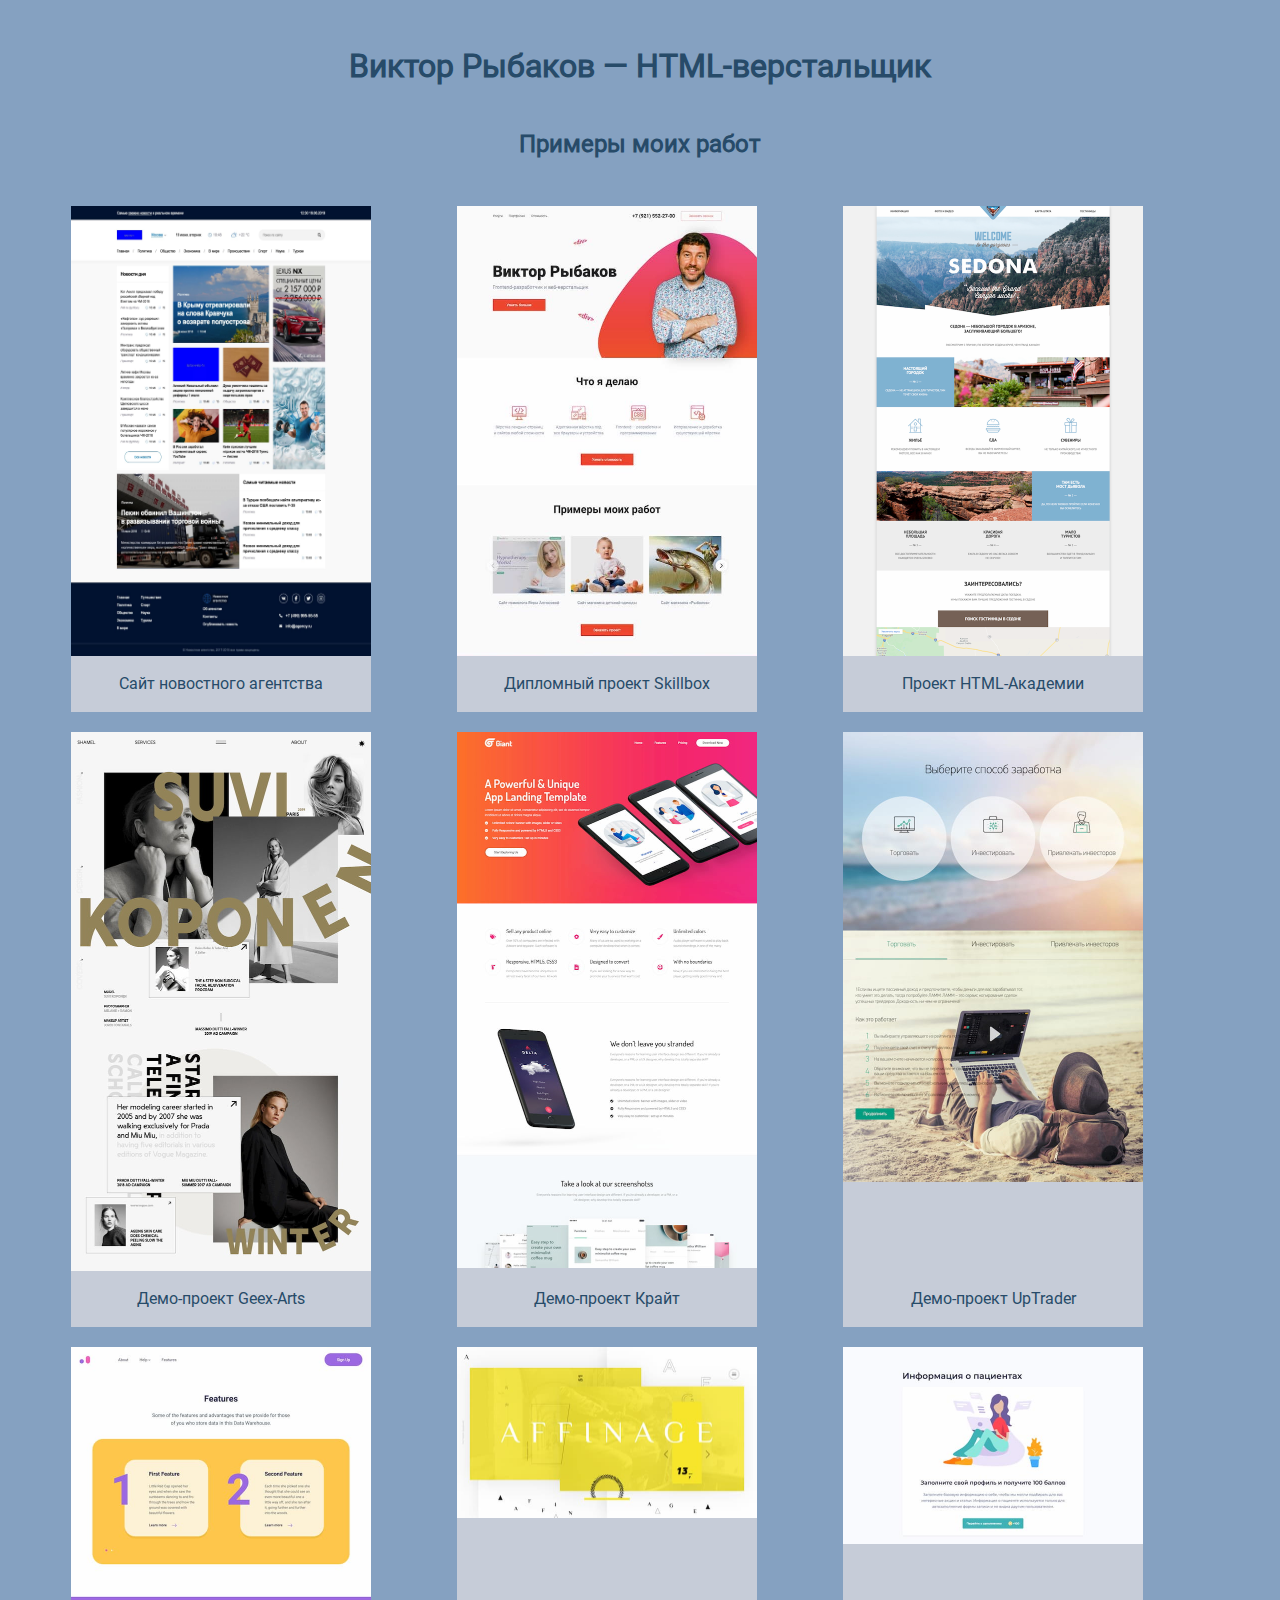
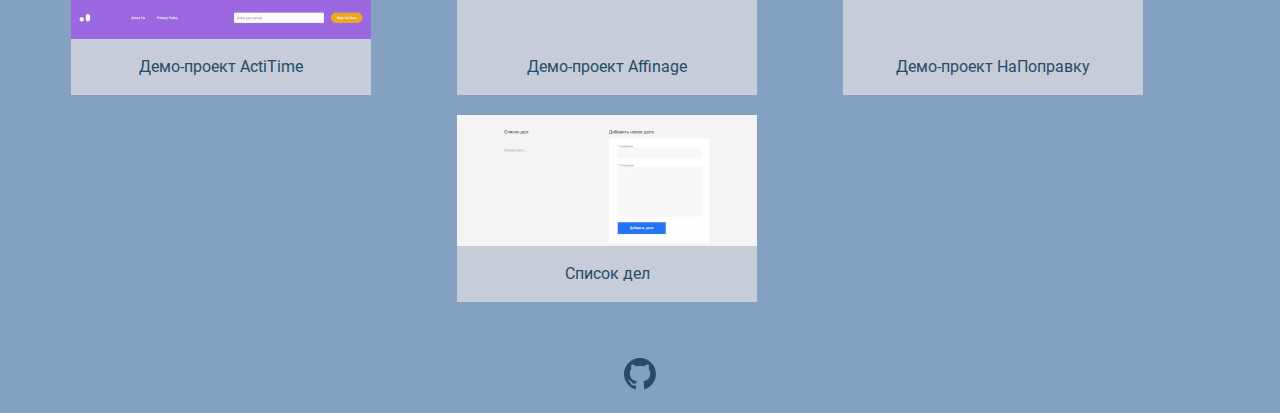
<file: index.html>
<!DOCTYPE html>
<html lang="ru">
<head>
  <meta charset="UTF-8">
  <meta name="viewport" content="width=device-width, initial-scale=1.0">
  <title>Виктор Рыбаков - HTML-верстальщик</title>

  <link rel="stylesheet" href="css/style.css">
</head>
<body>
  <header class="header">
    <h1 class="header__title">Виктор Рыбаков &mdash; HTML-верстальщик</h1>
  </header>

  <main class=main>
    <div class="main__container">
      <h2 class="main__title">Примеры моих работ</h2>

      <ul class="portfolio main__portfolio">
        <li class="portfolio__item">
          <a href="https://viktor-rybakov.github.io/News-Agency/index.html" class="portfolio__link" target="_blank">
            <figure class="work portfolio__work">
              <img src="img/news-agency.jpg" alt="Скриншот сайта новостного агентства" class="work__img" width="300" height="450">
              <figcaption class="work__description">Сайт новостного агентства</figcaption>
            </figure>
          </a>
        </li>
        <li class="portfolio__item">
          <a href="public/diploma-project/index.html" class="portfolio__link" target="_blank">
            <figure class="work portfolio__work">
              <img src="img/diploma-project.jpg" alt="Скриншот сайта дипломного проекта" class="work__img" width="300" height="450">
              <figcaption class="work__description">Дипломный проект Skillbox</figcaption>
            </figure>
          </a>
        </li>
        <li class="portfolio__item">
          <a href="public/html-academy-project/index.html" class="portfolio__link" target="_blank">
            <figure class="work portfolio__work">
              <img src="img/html-academy-project.png" alt="Скриншот сайта проекта HTML-Академии" class="work__img" width="300" height="450">
              <figcaption class="work__description">Проект HTML-Академии</figcaption>
            </figure>
          </a>
        </li>
        <li class="portfolio__item">
          <a href="https://viktor-rybakov.github.io/public/geex-arts/index.html" class="portfolio__link" target="_blank">
            <figure class="work portfolio__work">
              <img src="img/geex-arts.jpg" alt="Скриншот демо Geex-Arts" class="work__img" width="300">
              <figcaption class="work__description">Демо-проект Geex-Arts</figcaption>
            </figure>
          </a>
        </li>
        <li class="portfolio__item">
          <a href="https://viktor-rybakov.github.io/public/krayt/index.html" class="portfolio__link" target="_blank">
            <figure class="work portfolio__work">
              <img src="img/krayt.jpg" alt="Скриншот демо Крайт" class="work__img" width="300">
              <figcaption class="work__description">Демо-проект Крайт</figcaption>
            </figure>
          </a>
        </li>
        <li class="portfolio__item">
          <a href="public/uptrader/index.html" class="portfolio__link" target="_blank">
            <figure class="work portfolio__work">
              <img src="img/uptrader.jpg" alt="Скриншот демо UpTrader" class="work__img" width="300" height="450">
              <figcaption class="work__description">Демо-проект UpTrader</figcaption>
            </figure>
          </a>
        </li>
        <li class="portfolio__item">
          <a href="public/actitime/index.html" class="portfolio__link" target="_blank">
            <figure class="work portfolio__work">
              <img src="img/actitime.jpg" alt="Скриншот демо ActiTime" class="work__img" width="300">
              <figcaption class="work__description">Демо-проект ActiTime</figcaption>
            </figure>
          </a>
        </li>
        <li class="portfolio__item">
          <a href="https://viktor-rybakov.github.io/Affinage/index.html" class="portfolio__link" target="_blank">
            <figure class="work portfolio__work">
              <img src="img/affinage.jpg" alt="Скриншот демо Affinage" class="work__img" width="300">
              <figcaption class="work__description">Демо-проект Affinage</figcaption>
            </figure>
          </a>
        </li>
        <li class="portfolio__item">
          <a href="public/napopravky/index.html" class="portfolio__link" target="_blank">
            <figure class="work portfolio__work">
              <img src="img/napopravky.jpg" alt="Скриншот демо НаПоправку" class="work__img" width="300">
              <figcaption class="work__description">Демо-проект НаПоправку</figcaption>
            </figure>
          </a>
        </li>
        <li class="portfolio__item">
          <a href="https://viktor-rybakov.github.io/Task-List/index.html" class="portfolio__link" target="_blank">
            <figure class="work portfolio__work">
              <img src="img/todo-list.jpg" alt="Скриншот списка дел" class="work__img" width="300">
              <figcaption class="work__description">Список дел</figcaption>
            </figure>
          </a>
        </li>
      </ul>
    </div>
  </main>

  <footer class="footer">
    <a href="https://github.com/Viktor-Rybakov" class="footer__github" target="_blank" aria-label="Link to GitHub Profile">
      <svg class="footer__github-icon" viewBox="0 0 16 16">
        <path d="M8 0C3.58 0 0 3.58 0 8c0 3.54 2.29 6.53 5.47 7.59.4.07.55-.17.55-.38 0-.19-.01-.82-.01-1.49-2.01.37-2.53-.49-2.69-.94-.09-.23-.48-.94-.82-1.13-.28-.15-.68-.52-.01-.53.63-.01 1.08.58 1.23.82.72 1.21 1.87.87 2.33.66.07-.52.28-.87.51-1.07-1.78-.2-3.64-.89-3.64-3.95 0-.87.31-1.59.82-2.15-.08-.2-.36-1.02.08-2.12 0 0 .67-.21 2.2.82.64-.18 1.32-.27 2-.27.68 0 1.36.09 2 .27 1.53-1.04 2.2-.82 2.2-.82.44 1.1.16 1.92.08 2.12.51.56.82 1.27.82 2.15 0 3.07-1.87 3.75-3.65 3.95.29.25.54.73.54 1.48 0 1.07-.01 1.93-.01 2.2 0 .21.15.46.55.38A8.013 8.013 0 0016 8c0-4.42-3.58-8-8-8z"></path>
      </svg>
    </a>
  </footer>
</body>
</html>
</file>
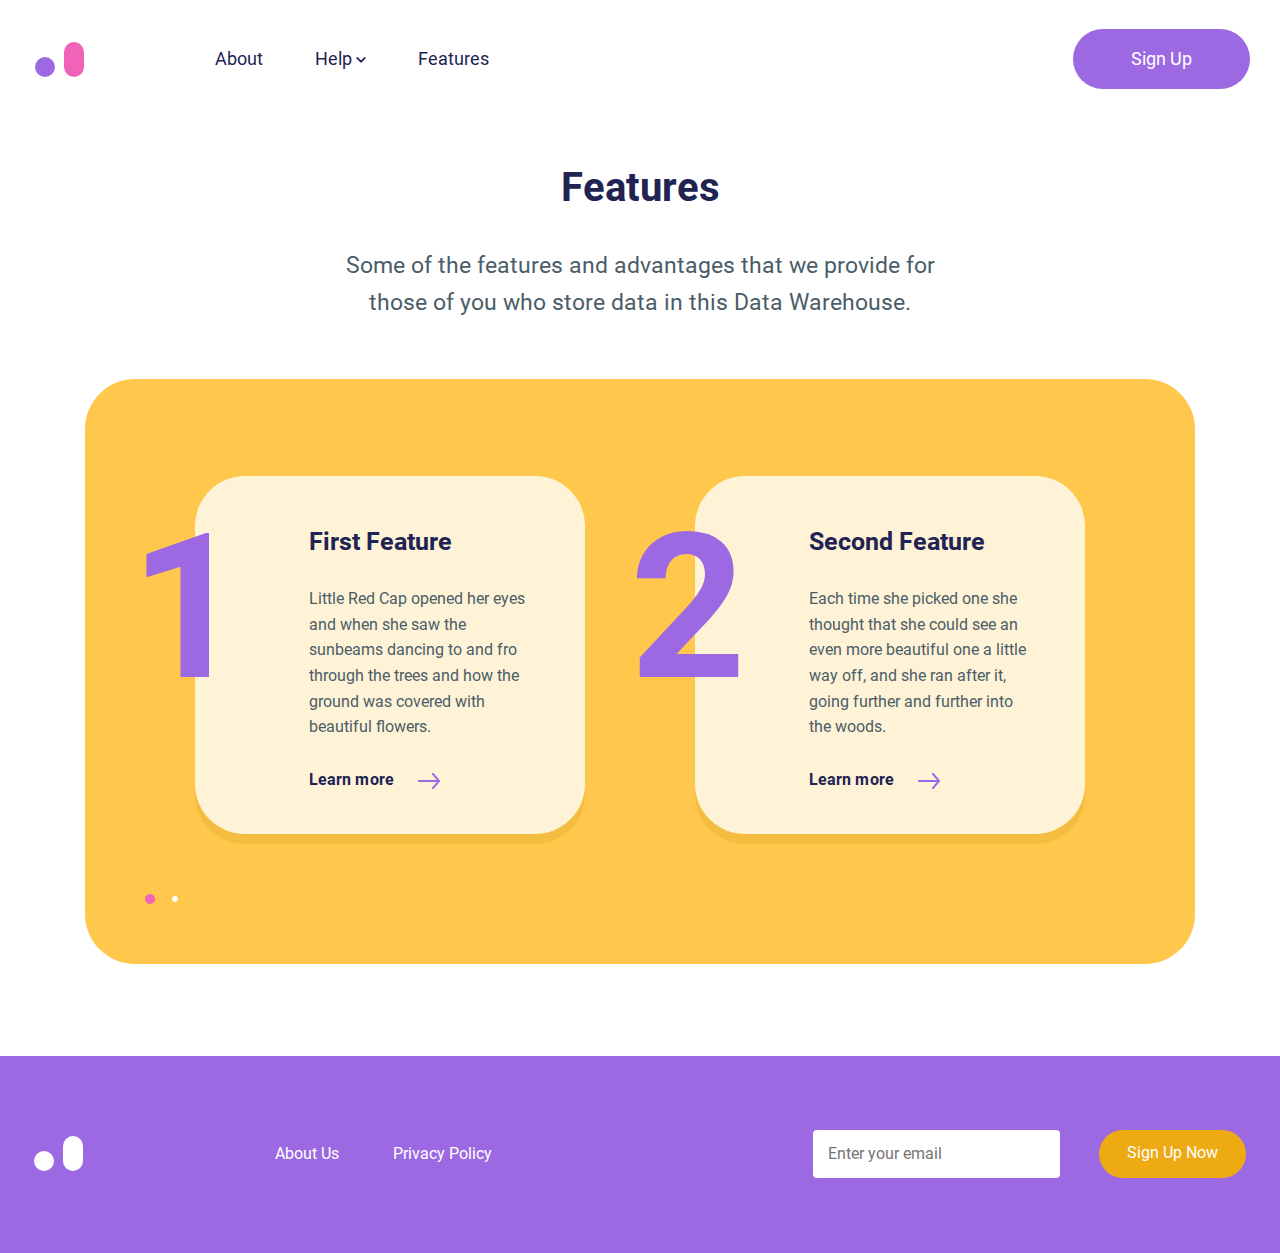
<file: public/actitime/index.html>
<!DOCTYPE html>
<html lang="en">

<head>
    <meta charset="UTF-8">
    <meta name="viewport" content="width=device-width, initial-scale=1.0">
    <title>Test task for actiTIME</title>
    <meta name="description" content="Test task for actiTIME by Viktor Rybakov">
    <meta name="keywords" content="actiTime design features">

    <link rel="stylesheet" href="css/styles.css">

    <link rel="preload" href="fonts/roboto-v20-latin-700.woff2" as="font">
    <link rel="preload" href="fonts/roboto-v20-latin-regular.woff2" as="font">

    <link rel="apple-touch-icon" sizes="180x180" href="img/apple-touch-icon.png">
    <link rel="icon" type="image/png" sizes="32x32" href="img/favicon-32x32.png">
    <link rel="icon" type="image/png" sizes="16x16" href="img/favicon-16x16.png">
    <link rel="manifest" href="img/site.webmanifest">
    <link rel="mask-icon" href="img/safari-pinned-tab.svg" color="#5bbad5">
    <meta name="msapplication-TileColor" content="#da532c">
    <meta name="theme-color" content="#ffffff">
</head>

<body>
    <header class="header">
        <div class="fix-container header__container">
            <a class="header__logo logo" href="#" aria-label="Home page">
                <img class="logo__image" src="img/logo.png" srcset="img/logo.svg" alt="Two purple and pink ovals." width="49" height="35">
            </a>

            <nav id="header__menu" class="header__menu header-menu js-header-menu" aria-expanded="false">
                <ul class="header-menu__list">
                    <li class="header-menu__list-item">
                        <a href="#" class="header-menu__link">About</a>
                    </li>

                    <li class="header-menu__list-item">
                        <a class="header-menu__link header-menu__submenu js-header-menu__submenu" aria-controls="submenu">Help</a>

                        <ul id="submenu" class="header-menu__submenu-list js-header-menu__submenu-list" aria-expanded="false">
                            <li class="header-menu__submenu-list-item">
                                <a href="#" class="header-menu__submenu-link">User Guide</a>
                            </li>

                            <li class="header-menu__submenu-list-item">
                                <a href="#" class="header-menu__submenu-link">Contact Support</a>
                            </li>
                        </ul>
                    </li>

                    <li class="header-menu__list-item">
                        <a href="#" class="header-menu__link">Features</a>
                    </li>
                </ul>

                <a class="header-menu__button" href="#">Sign Up</a>
            </nav>

            <button class="header__menu-button menu-button menu-button--open js-menu-button--open" type="button" aria-label="Open menu" aria-controls="header__menu"></button>
            <button class="header__menu-button header__menu-button--hidden menu-button menu-button--close js-menu-button--close" type="button" aria-label="Сlose menu" aria-controls="header__menu"></button>
        </div>
    </header>

    <main class="main">
        <h1 class="main__heading">Features</h1>

        <p class="main__description">Some of the features and advantages that we provide for those of you who store data in this Data Warehouse.</p>

        <div class="main__slider slider">
            <ol class="slider__list">
                <li class="slider__list-item js-slider__list-item slider__list-item--active">
                    <article id="feature1" class="slider__item feature feature">
                        <h2 class="feature__heading">First Feature</h2>

                        <p class="feature__description">Little Red Cap opened her eyes and when she saw the sunbeams dancing to and fro through the trees and how the ground was covered with beautiful flowers.</p>

                        <a href="#" class="feature__link">Learn more</a>
                    </article>
                </li>

                <li class="slider__list-item js-slider__list-item slider__list-item--visually-hidden">
                    <article id="feature2" class="slider__item feature">
                        <h2 class="feature__heading">Second Feature</h2>

                        <p class="feature__description">Each time she picked one she thought that she could see an even more beautiful one a little way off, and she ran after it, going further and further into the woods.</p>

                        <a href="#" class="feature__link">Learn more</a>
                    </article>
                </li>

                <li class="slider__list-item js-slider__list-item slider__list-item--visually-hidden">
                    <article id="feature3" class="slider__item feature">
                        <h2 class="feature__heading">Third Feature</h2>

                        <p class="feature__description">The wolf pressed the latch, and the door opened. He stepped inside, went straight to the grandmother's bed, and ate her up.</p>

                        <a href="#" class="feature__link">Learn more</a>
                    </article>
                </li>

                <li class="slider__list-item js-slider__list-item slider__list-item--visually-hidden">
                    <article id="feature4" class="slider__item feature feature--new">
                        <h2 class="feature__heading">Fourth Feature</h2>

                        <p class="feature__description">Little Red Cap had run after the flowers. After she had gathered so many that she could not carry any more, she remembered her grandmother.</p>

                        <a href="#" class="feature__link">Learn more</a>
                    </article>
                </li>
            </ol>

            <div class="slider__controls controls">
                <button class="controls__button js-controls__button controls__button--choosed" type="button" aria-label="Feature 1" aria-controls="feature1"></button>
                <button class="controls__button js-controls__button" type="button" aria-label="Feature 2" aria-controls="feature2"></button>
                <button class="controls__button js-controls__button" type="button" aria-label="Feature 3" aria-controls="feature3"></button>
                <button class="controls__button js-controls__button" type="button" aria-label="Feature 4" aria-controls="feature4"></button>
            </div>
        </div>
    </main>

    <footer class="footer">
        <div class="fix-container footer__container">
            <a class="footer__logo logo" href="#" aria-label="Home page">
                <img class="logo__image" src="img/logo-white.png" srcset="img/logo-white.svg" alt="Two white ovals.">
            </a>

            <nav class="footer__menu footer-menu">
                <ul class="footer-menu__list">
                    <li class="footer-menu__item">
                        <a href="#" class="footer-menu__link">About Us</a>
                    </li>

                    <li class="footer-menu__item">
                        <a href="#" class="footer-menu__link">Privacy Policy</a>
                    </li>
                </ul>
            </nav>

            <form action="https://echo.htmlacademy.ru" method="get" class="footer__form subscribe-form">
                <input type="email" class="subscribe-form__input" placeholder="Enter your email" name="email" multiple>
                <button class="subscribe-form__button" type="submit">Sign Up Now</button>
            </form>
        </div>
    </footer>

    <script src="js/scripts.js"></script>
</body>

</html>
</file>
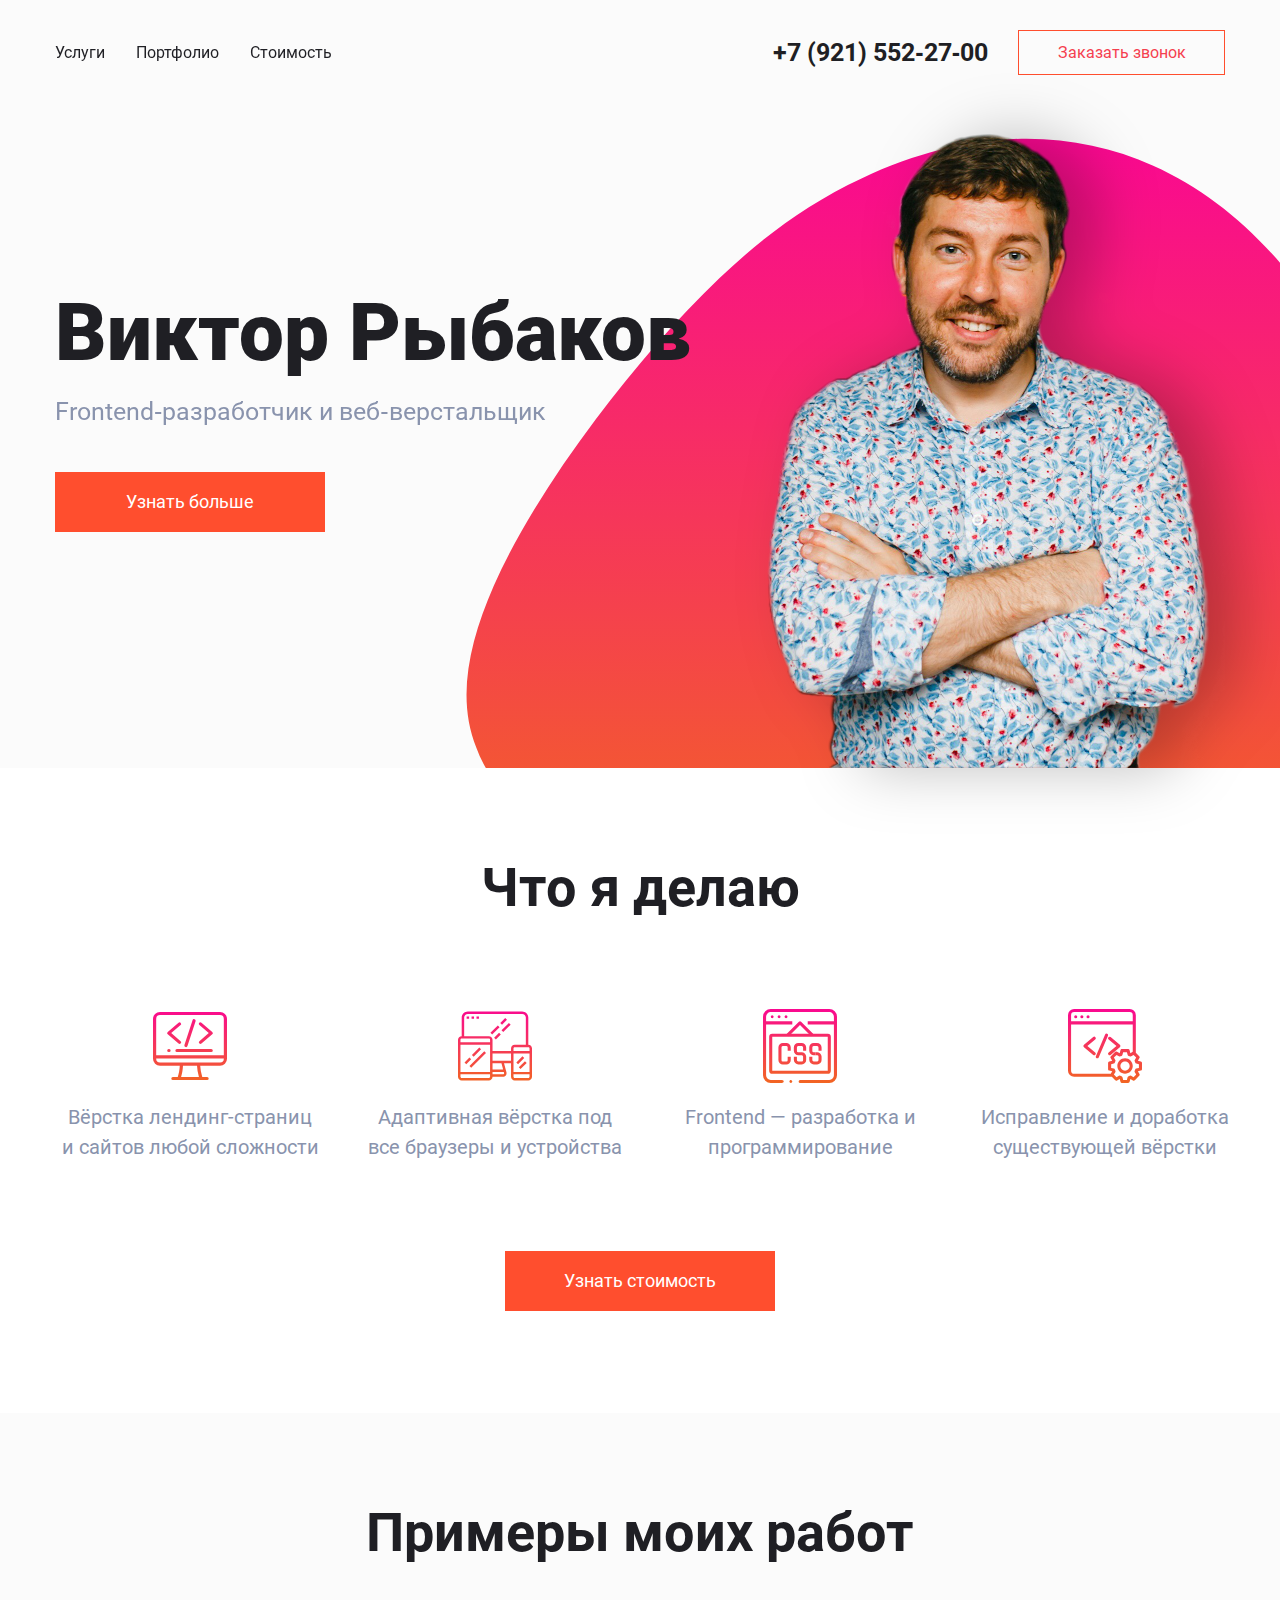
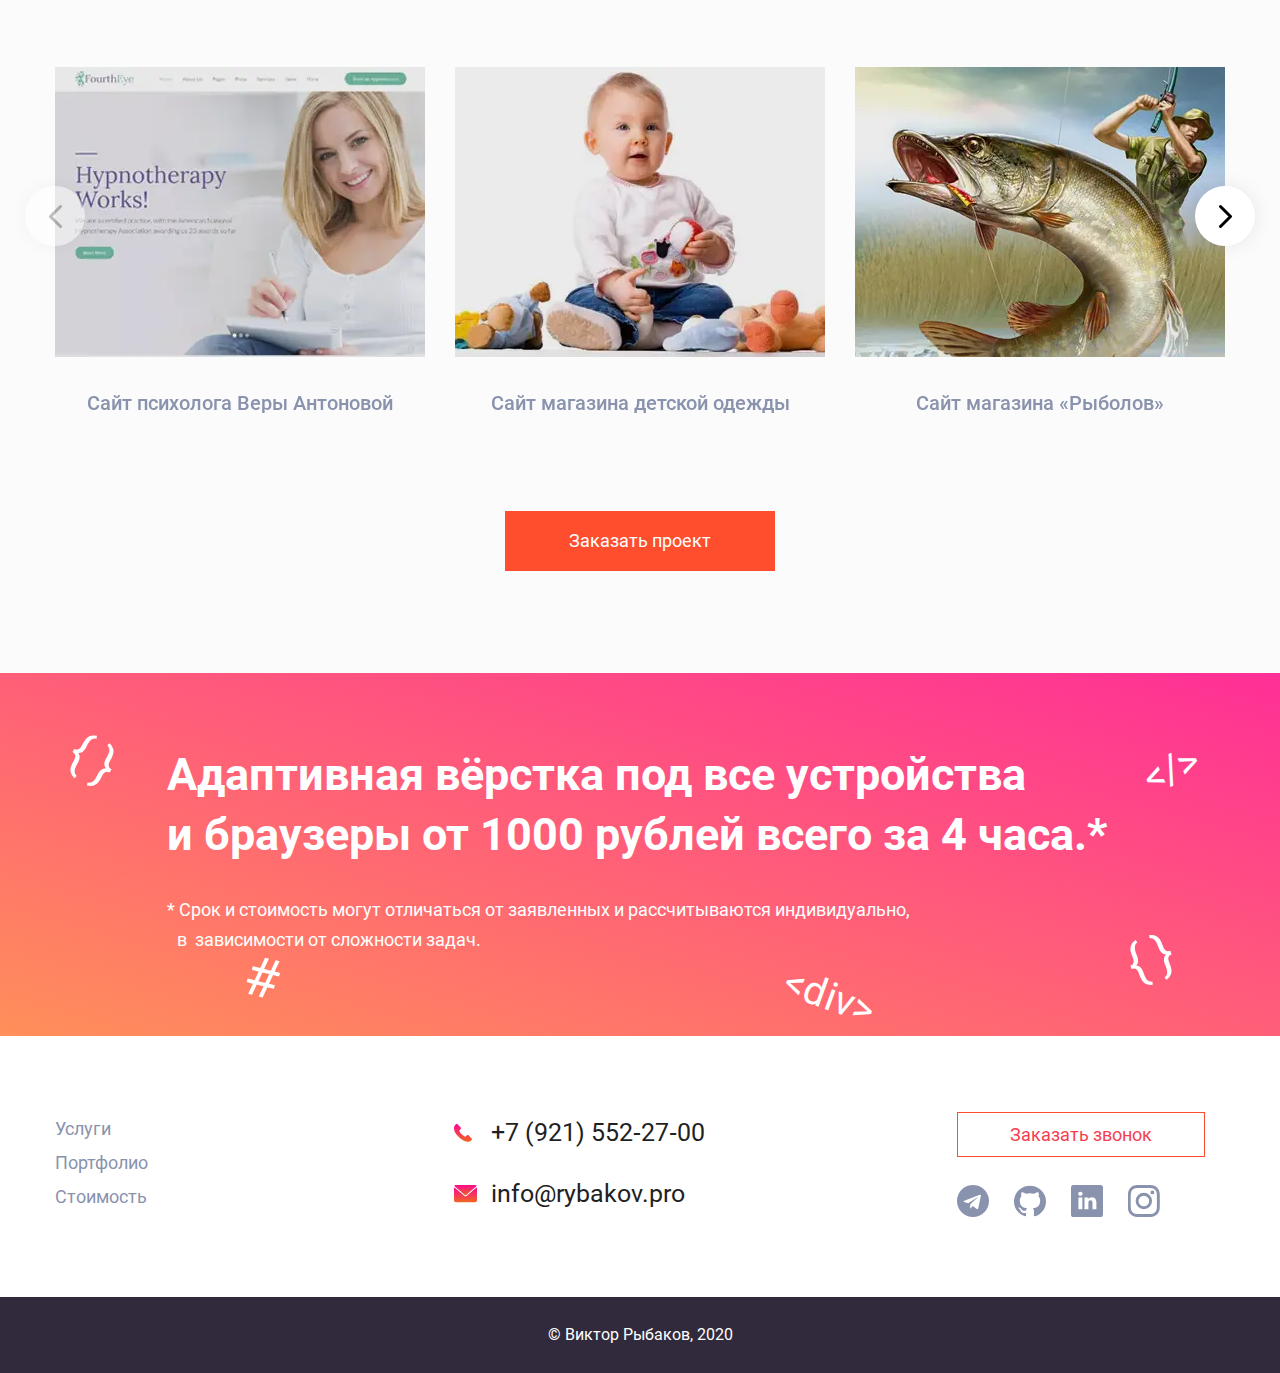
<file: public/diploma-project/index.html>
<!DOCTYPE html><html class="page js-page" lang="ru"><head><meta charset="UTF-8"><meta name="viewport" content="width=device-width,initial-scale=1"><title>Виктор Рыбаков - Frontend-разработчик и HTML-верстальщик</title><meta name="description" content="Виктор Рыбаков - Frontend-разработчик и HTML-верстальщик. Здесь Вы можете заказать разработку сайта."><link rel="stylesheet" href="css/index.css"><link rel="preload" href="fonts/roboto-400.woff2" as="font" crossorigin="anonymous"><link rel="preload" href="fonts/roboto-500.woff2" as="font" crossorigin="anonymous"><link rel="preload" href="fonts/roboto-700.woff2" as="font" crossorigin="anonymous"><link rel="preload" href="fonts/roboto-900.woff2" as="font" crossorigin="anonymous"><meta name="color-scheme" content="dark light"><meta name="theme-color" content="#f26522"><link rel="icon" href="img/favicon/favicon.svg"><link rel="mask-icon" href="img/favicon/mask-icon.svg" color="#f26522"><link rel="apple-touch-icon" href="img/favicon/apple-touch-icon.png"><link rel="manifest" href="manifest.json"></head><body class="page__body js-body"><svg class="visually-hidden" width="0" height="0" viewBox="0 0 0 0" aria-hidden="true"><defs><linearGradient id="gradient-vertical" x1="0" y1="0" x2="0" y2="1"><stop offset="0" stop-color="var(--gradient-color-1)"/><stop offset="1" stop-color="var(--gradient-color-2)"/></linearGradient></defs><symbol id="menu-button--menu" viewBox="0 0 24 18"><path d="M0 1.5 h24 M0 9 h24 M0 16.5 h24" stroke-width="3"/></symbol><symbol id="menu-button--close" viewBox="0 0 24 18"><path d="M19 2 L5 16 M5 2 L19 16" stroke-width="3" stroke-linecap="round"/></symbol><symbol id="call-back-button" viewBox="0 0 384 384"><g><path d="M268.684,220.569 C257.499,220.569 246.517,218.82 236.11,215.381 C231.011,213.641 224.742,215.237 221.629,218.434 L201.088,233.94 C177.267,221.224 162.593,206.555 150.05,182.912 L165.1,162.906 C169.011,159.001 170.413,153.297 168.733,147.945 C165.279,137.483 163.524,126.507 163.524,115.317 C163.525,107.234 156.949,100.658 148.866,100.658 L115.316,100.658 C107.234,100.658 100.657,107.234 100.657,115.317 C100.657,207.967 176.033,283.342 268.684,283.342 C276.766,283.342 283.343,276.766 283.343,268.683 L283.343,235.228 C283.342,227.145 276.766,220.569 268.684,220.569 z"/><circle cx="50%" cy="50%" r="185" fill="none" stroke-width="1" vector-effect="non-scaling-stroke"/></g></symbol><symbol id="slider-button--prev" viewBox="0 0 14 24"><path d="M12.5,2.5 L2.5,12.5 L12.5,22.5" fill="none" stroke-width="3" stroke-linecap="round" stroke-linejoin="round"/></symbol><symbol id="slider-button--next" viewBox="0 0 14 24"><path d="M2.5,2.5 L12.5,12.5 L2.5,22.5" fill="none" stroke-width="3" stroke-linecap="round" stroke-linejoin="round"/></symbol><symbol id="socials--telegram" viewBox="0 0 24 24"><path d="m12 24c6.629 0 12-5.371 12-12s-5.371-12-12-12-12 5.371-12 12 5.371 12 12 12zm-6.509-12.26 11.57-4.461c.537-.194 1.006.131.832.943l.001-.001-1.97 9.281c-.146.658-.537.818-1.084.508l-3-2.211-1.447 1.394c-.16.16-.295.295-.605.295l.213-3.053 5.56-5.023c.242-.213-.054-.333-.373-.121l-6.871 4.326-2.962-.924c-.643-.204-.657-.643.136-.953z"/></symbol><symbol id="socials--github" viewBox="0 0 24 24"><path d="m12 .5c-6.63 0-12 5.28-12 11.792 0 5.211 3.438 9.63 8.205 11.188.6.111.82-.254.82-.567 0-.28-.01-1.022-.015-2.005-3.338.711-4.042-1.582-4.042-1.582-.546-1.361-1.335-1.725-1.335-1.725-1.087-.731.084-.716.084-.716 1.205.082 1.838 1.215 1.838 1.215 1.07 1.803 2.809 1.282 3.495.981.108-.763.417-1.282.76-1.577-2.665-.295-5.466-1.309-5.466-5.827 0-1.287.465-2.339 1.235-3.164-.135-.298-.54-1.497.105-3.121 0 0 1.005-.316 3.3 1.209.96-.262 1.98-.392 3-.398 1.02.006 2.04.136 3 .398 2.28-1.525 3.285-1.209 3.285-1.209.645 1.624.24 2.823.12 3.121.765.825 1.23 1.877 1.23 3.164 0 4.53-2.805 5.527-5.475 5.817.42.354.81 1.077.81 2.182 0 1.578-.015 2.846-.015 3.229 0 .309.21.678.825.56 4.801-1.548 8.236-5.97 8.236-11.173 0-6.512-5.373-11.792-12-11.792z"/></symbol><symbol id="socials--linkedin" viewBox="0 0 512 512"><path d="m475.074219 0h-438.148438c-20.394531 0-36.925781 16.53125-36.925781 36.925781v438.148438c0 20.394531 16.53125 36.925781 36.925781 36.925781h438.148438c20.394531 0 36.925781-16.53125 36.925781-36.925781v-438.148438c0-20.394531-16.53125-36.925781-36.925781-36.925781zm-293.464844 387h-62.347656v-187.574219h62.347656zm-31.171875-213.1875h-.40625c-20.921875 0-34.453125-14.402344-34.453125-32.402344 0-18.40625 13.945313-32.410156 35.273437-32.410156 21.328126 0 34.453126 14.003906 34.859376 32.410156 0 18-13.53125 32.402344-35.273438 32.402344zm255.984375 213.1875h-62.339844v-100.347656c0-25.21875-9.027343-42.417969-31.585937-42.417969-17.222656 0-27.480469 11.601563-31.988282 22.800781-1.648437 4.007813-2.050781 9.609375-2.050781 15.214844v104.75h-62.34375s.816407-169.976562 0-187.574219h62.34375v26.558594c8.285157-12.78125 23.109375-30.960937 56.1875-30.960937 41.019531 0 71.777344 26.808593 71.777344 84.421874zm0 0"/></symbol><symbol id="socials--instagram" viewBox="0 0 48 48"><path d="M13.86.13A17 17 0 008 1.26 11 11 0 003.8 4 12.22 12.22 0 001 8.28 18 18 0 00-.11 14.1c-.13 2.55-.13 3.38-.13 9.9s0 7.32.13 9.9A18 18 0 001 39.72 11.43 11.43 0 003.8 44 12.17 12.17 0 008 46.74a17.75 17.75 0 005.82 1.13c2.55.13 3.38.13 9.9.13s7.32 0 9.9-.13a17.82 17.82 0 005.83-1.13A11.4 11.4 0 0043.72 44a11.94 11.94 0 002.78-4.24 17.7 17.7 0 001.13-5.82c.13-2.55.13-3.38.13-9.9s0-7.32-.13-9.9a17 17 0 00-1.13-5.86A11.31 11.31 0 0043.72 4a12.13 12.13 0 00-4.23-2.78A17.82 17.82 0 0033.66.13C31.11 0 30.28 0 23.76 0s-7.31 0-9.9.13m.2 43.37a13.17 13.17 0 01-4.47-.83 7.25 7.25 0 01-2.74-1.79 7.25 7.25 0 01-1.79-2.74 13.23 13.23 0 01-.83-4.47c-.1-2.52-.13-3.28-.13-9.7s0-7.15.13-9.7a12.78 12.78 0 01.83-4.44 7.37 7.37 0 011.79-2.75A7.35 7.35 0 019.59 5.3a13.17 13.17 0 014.47-.83c2.52-.1 3.28-.13 9.7-.13s7.15 0 9.7.13a12.78 12.78 0 014.44.83 7.82 7.82 0 014.53 4.53 13.12 13.12 0 01.83 4.44c.13 2.51.13 3.27.13 9.7s0 7.15-.13 9.7a13.23 13.23 0 01-.83 4.47 7.9 7.9 0 01-4.53 4.53 13 13 0 01-4.44.83c-2.51.1-3.28.13-9.7.13s-7.15 0-9.7-.13m19.63-32.34a2.88 2.88 0 102.88-2.88 2.89 2.89 0 00-2.88 2.88M11.45 24a12.32 12.32 0 1012.31-12.35A12.33 12.33 0 0011.45 24m4.33 0a8 8 0 118 8 8 8 0 01-8-8"/></symbol><symbol id="cross-button" viewBox="0 0 20 20"><path d="M2.5,18.5 L18.5,2.5" stroke-width="3" stroke-linecap="round"/><path d="M2.5,2.5 L18.5,18.5" stroke-width="3" stroke-linecap="round"/></symbol><symbol id="up-button" viewBox="0 0 490.667 490.667"><path d="M245.333,0C109.839,0,0,109.839,0,245.333s109.839,245.333,245.333,245.333 s245.333-109.839,245.333-245.333C490.514,109.903,380.764,0.153,245.333,0z"/><path fill="#fff" d="M267.968,82.219c-12.496-12.492-32.752-12.492-45.248,0L104.533,200.533 c-18.889,18.894-18.889,49.522,0,68.416c19.139,18.289,49.277,18.289,68.416,0l19.2-19.2v123.584 c0,29.455,23.878,53.333,53.333,53.333c29.455,0,53.333-23.878,53.333-53.333V249.749l19.2,19.2 c19.139,18.289,49.277,18.289,68.416,0c18.889-18.894,18.889-49.522,0-68.416L267.968,82.219z"/></symbol></svg><header class="header js-header fix-container"><nav class="navigation header__navigation js-navigation"><button class="menu-button js-menu-button navigation__menu-button" type="button" aria-label="Открыть меню" aria-controls="menu" aria-expanded="false"><svg class="menu-button__icon" width="24" height="18" aria-hidden="true"><use class="menu-button__icon-symbol menu-button__icon-symbol--menu" href="#menu-button--menu"></use><use class="menu-button__icon-symbol menu-button__icon-symbol--close" href="#menu-button--close"></use></svg></button><ul id="menu" class="menu menu--header js-menu navigation__menu"><li class="menu__item"><a class="link menu__link" href="#what-i-do">Услуги</a></li><li class="menu__item"><a class="link menu__link" href="#my-projects">Портфолио</a></li><li class="menu__item"><a class="link menu__link" href="#price">Стоимость</a></li></ul></nav><a class="link header__phone" href="tel:+79215522700">+7&nbsp;(921)&nbsp;552&#8209;27&#8209;00</a> <a class="button button--header header__call-back-button js-popup-button" href="form.html" aria-label="Заказать звонок" aria-controls="order-dialog"><svg class="button__icon button__icon--mobile" width="40" height="40" aria-hidden="true"><use class="button__icon-symbol" href="#call-back-button"></use></svg> <span class="button__text button__text--tablet">Заказать звонок</span></a></header><main class="main"><section id="top-section" class="top-section"><div class="top-section__container fix-container"><picture class="top-section__picture"><source media="(min-width: 768px)" type="image/webp" srcset="img/webp/photo-480.webp, img/webp/photo-960.webp 2x"><source type="image/webp" srcset="img/webp/photo-250.webp, img/webp/photo-500.webp 2x"><source media="(min-width: 768px)" srcset="img/photo-480.png, img/photo-960.png 2x"><img class="top-section__image" src="img/photo-250.png" srcset="img/photo-500.png 2x" alt="Фотография Виктора Рыбакова"></picture><h1 class="top-section__title">Виктор Рыбаков <span class="top-section__subtitle">Frontend&#8209;разработчик и&nbsp;веб&#8209;верстальщик</span></h1><a class="button top-section__button" href="#what-i-do">Узнать больше</a><div class="fly-tags fly-tags--top-section top-section__fly-tags" aria-hidden="true"><span class="fly-tags__item">{&nbsp;}</span> <span class="fly-tags__item">#</span> <span class="fly-tags__item">&lt;div&gt;</span> <span class="fly-tags__item">&lt;/&gt;</span> <span class="fly-tags__item">&lt;div&gt;</span> <span class="fly-tags__item">&lt;/&gt;</span></div></div></section><section id="what-i-do" class="section what-i-do-section"><div class="what-i-do-section__container fix-container"><h2 class="section__title">Что я делаю</h2><ul class="services what-i-do-section__services"><li class="services__item services__item--pages">Вёрстка лендинг-страниц и&nbsp;сайтов любой сложности</li><li class="services__item services__item--adaptiv">Адаптивная вёрстка под все браузеры и устройства</li><li class="services__item services__item--frontend">Frontend — разработка и программирование</li><li class="services__item services__item--coding">Исправление и доработка существующей вёрстки</li></ul><a class="button what-i-do-section__button" href="#price">Узнать стоимость</a></div></section><section id="my-projects" class="section my-projects-section fix-container"><h2 class="section__title my-projects-section__title">Примеры моих работ</h2><div class="slider my-projects-section__slider js-slider"><div class="slider__wrapper"><ul class="slider__list js-slider__list"><li class="slider__list-item"><a href="#" class="slider__link"><figure class="slider__item"><picture class="slider__picture"><source type="image/webp" sizes="(min-width: 1210px) 370px, (min-width: 1024px) 456px, 282px" srcset="img/webp/project_1-370.webp 370w, img/webp/project_1-555.webp 555w, img/webp/project_1-740.webp 740w"><img class="slider__image" src="img/project_1-370.jpg" sizes="(min-width: 1210px) 370px, (min-width: 1024px) 456px, 282px" srcset="img/project_1-555.jpg 555w, img/project_1-740.jpg 740w" alt="Сайт психолога Веры Антоновой"></picture><figcaption class="slider__description">Сайт психолога Веры Антоновой</figcaption></figure></a></li><li class="slider__list-item"><a href="#" class="slider__link"><figure class="slider__item"><picture class="slider__picture"><source type="image/webp" sizes="(min-width: 1210px) 370px, (min-width: 1024px) 456px, 282px" srcset="img/webp/project_2-370.webp 370w, img/webp/project_2-555.webp 555w, img/webp/project_2-740.webp 740w"><img class="slider__image" src="img/project_2-370.jpg" sizes="(min-width: 1210px) 370px, (min-width: 1024px) 456px, 282px" srcset="img/project_2-555.jpg 555w, img/project_2-740.jpg 740w" alt="Сайт магазина детской одежды"></picture><figcaption class="slider__description">Сайт магазина детской одежды</figcaption></figure></a></li><li class="slider__list-item"><a href="#" class="slider__link"><figure class="slider__item"><picture class="slider__picture"><source type="image/webp" sizes="(min-width: 1210px) 370px, (min-width: 1024px) 456px, 282px" srcset="img/webp/project_3-370.webp 370w, img/webp/project_3-555.webp 555w, img/webp/project_3-740.webp 740w"><img class="slider__image" src="img/project_3-370.jpg" sizes="(min-width: 1210px) 370px, (min-width: 1024px) 456px, 282px" srcset="img/project_3-555.jpg 555w, img/project_3-740.jpg 740w" alt="Сайт магазина «Рыболов»"></picture><figcaption class="slider__description">Сайт магазина «Рыболов»</figcaption></figure></a></li><li class="slider__list-item"><a href="#" class="slider__link"><figure class="slider__item"><picture class="slider__picture"><source type="image/webp" sizes="(min-width: 1210px) 370px, (min-width: 1024px) 456px, 282px" srcset="img/webp/project_1-370.webp 370w, img/webp/project_1-555.webp 555w, img/webp/project_1-740.webp 740w"><img class="slider__image" src="img/project_1-370.jpg" sizes="(min-width: 1210px) 370px, (min-width: 1024px) 456px, 282px" srcset="img/project_1-555.jpg 555w, img/project_1-740.jpg 740w" alt="Сайт психолога Веры Антоновой"></picture><figcaption class="slider__description">Сайт психолога Веры Антоновой</figcaption></figure></a></li></ul></div><button class="slider__button slider__button--prev js-slider__prev" type="button" aria-label="Предыдущий слайд"><svg class="slider__button-icon" width="14" height="24" aria-hidden="true"><use class="slider__button-icon-symbol" href="#slider-button--prev"></use></svg></button> <button class="slider__button slider__button--next js-slider__next" type="button" aria-label="Следующий слайд"><svg class="slider__button-icon" width="14" height="24" aria-hidden="true"><use class="slider__button-icon-symbol" href="#slider-button--next"></use></svg></button><ul class="pagination slider__pagination js-pagination-list"></ul><template id="pagination__button-template"><li class="pagination__list-item"><button class="pagination__button js-pagination-button" type="button"></button></li></template></div><a class="button my-projects-section__button js-popup-button" href="form.html" aria-controls="order-dialog">Заказать проект</a></section><section id="price" class="price-section"><div class="price-section__container"><h2 class="price-section__title visually-hidden">Стоимость работы</h2><p class="price-section__description">Адаптивная вёрстка под все устройства и&nbsp;браузеры от 1000 рублей всего за 4 часа.*</p><p class="price-section__sub-description"><small class="price-section__sub-description--small">* Срок и стоимость могут отличаться от заявленных и рассчитываются индивидуально, в&nbsp; зависимости от сложности задач.</small></p></div><div class="fly-tags fly-tags--price-section price-section__fly-tags" aria-hidden="true"><span class="fly-tags__item">{&nbsp;}</span> <span class="fly-tags__item">&lt;div&gt;</span> <span class="fly-tags__item">&lt;/&gt;</span> <span class="fly-tags__item">{&nbsp;}</span> <span class="fly-tags__item">#</span></div></section></main><footer class="footer"><div class="footer__container fix-container"><ul class="menu menu--footer footer__menu"><li class="menu__item"><a class="link menu__link" href="#what-i-do">Услуги</a></li><li class="menu__item"><a class="link menu__link" href="#my-projects">Портфолио</a></li><li class="menu__item"><a class="link menu__link" href="#price">Стоимость</a></li></ul><ul class="contacts footer__contacts"><li class="contacts__list-item"><a class="link contacts__link contacts__link--phone" href="tel:+79215522700">+7&nbsp;(921)&nbsp;552&#8209;27&#8209;00</a></li><li class="contacts__list-item"><a class="link contacts__link contacts__link--email" href="mailto:info@rybakov.pro">info@rybakov.pro</a></li></ul><a class="button button--footer footer__callback-button js-popup-button" href="form.html" aria-controls="order-dialog">Заказать звонок</a><ul class="socials footer__socials"><li class="socials__list-item"><a class="link socials__link" href="https://t.me/viktor_rybakov" aria-label="Ссылка на Telegram" target="_blank" rel="noopener noreferrer nofollow"><svg class="socials__icon" width="32" height="32" aria-hidden="true"><use class="socials__icon-symbol" href="#socials--telegram"></use></svg></a></li><li class="socials__list-item"><a class="link socials__link" href="https://github.com/Viktor-Rybakov" aria-label="Ссылка на Github" target="_blank" rel="noopener noreferrer nofollow"><svg class="socials__icon" width="32" height="32" aria-hidden="true"><use class="socials__icon-symbol" href="#socials--github"></use></svg></a></li><li class="socials__list-item"><a class="link socials__link" href="https://www.linkedin.com/in/viktor-rybakov/" aria-label="Ссылка на LinkedIn" target="_blank" rel="noopener noreferrer nofollow"><svg class="socials__icon" width="32" height="32" aria-hidden="true"><use class="socials__icon-symbol" href="#socials--linkedin"></use></svg></a></li><li class="socials__list-item"><a class="link socials__link" href="https://www.instagram.com/rybakov.pro/" aria-label="Ссылка на Instagram" target="_blank" rel="noopener noreferrer nofollow"><svg class="socials__icon" width="32" height="32" aria-hidden="true"><use class="socials__icon-symbol" href="#socials--instagram"></use></svg></a></li></ul></div><p class="footer__copyright">&copy; Виктор Рыбаков, 2020</p></footer><div class="dialog-backdrop js-dialog-backdrop"><section id="order-dialog" class="order-dialog hidden js-order-dialog" role="dialog" aria-modal="true"><h2 class="order-dialog__title">Закажите вёрстку Вашего сайта</h2><div class="order-dialog__container"><form class="form order-dialog__form js-form" action="mail.php" method="post"><label class="form__label" for="name-field">Ваше имя:<sup>*</sup></label> <input type="text" class="form__input js-first-focus" id="name-field" name="name" placeholder="Иванов Иван" required autocomplete="on"> <label class="form__label" for="phone-field">Ваш телефон:</label> <input type="tel" class="form__input" id="phone-field" name="phone" placeholder="+7 (999) 999-99-99" pattern="^((8|\+7)[\- ]?)?(\(?\d{3}\)?[\- ]?)?[\d\- ]{7,10}$" autocomplete="on"> <label class="form__label" for="email-field">Ваш email:<sup>*</sup></label> <input type="email" class="form__input" id="email-field" name="email" placeholder="email@email.ru" required autocomplete="on"> <label class="checkbox form__checkbox"><input class="checkbox__input visually-hidden" type="checkbox" name="agreement" checked="checked" required> <span class="checkbox__box"></span> <span class="checkbox__text">Я соглашаюсь с <a class="link form__link" href="#" target="_blank">политикой</a> обработки персональных данных</span></label><p class="form__text"><sup>*</sup> &mdash; Обязательные поля</p><div class="form__actions"><button class="button form__submit" type="submit">Заказать</button> <button class="form__reset" type="reset">Очистить</button></div></form><button class="order-dialog__close-button js-modal-close js-last-focus" type="button" aria-label="Закрыть форму заказа" aria-controls="order-dialog"><svg class="order-dialog__close-button-icon" width="20" height="20" aria-hidden="true"><use class="order-dialog__close-button-icon-symbol" href="#cross-button"></use></svg></button></div></section><section class="order-dialog order-dialog--success hidden js-order-dialog-success"><h2 class="order-dialog__title">Ваша заявка получена!</h2><p class="order-dialog__text"><b>Менеджер счастлив!</b><br>Сейчас закончит танцевать и Вам перезвонит!</p><button class="order-dialog__close-button js-modal-close-success" type="button" aria-label="Закрыть окно" aria-controls="order-dialog"><svg class="order-dialog__close-button-icon" width="20" height="20" aria-hidden="true"><use class="order-dialog__close-button-icon-symbol" href="#cross-button"></use></svg></button></section></div><button class="up-button up-button--hidden js-up-button" type="button" aria-label="Наверх"><svg class="up-button__icon" width="40" height="40" aria-label="true"><use class="up-button__icon-symbol" href="#up-button"></use></svg></button><script src="js/scripts.js"></script></body></html>
</file>
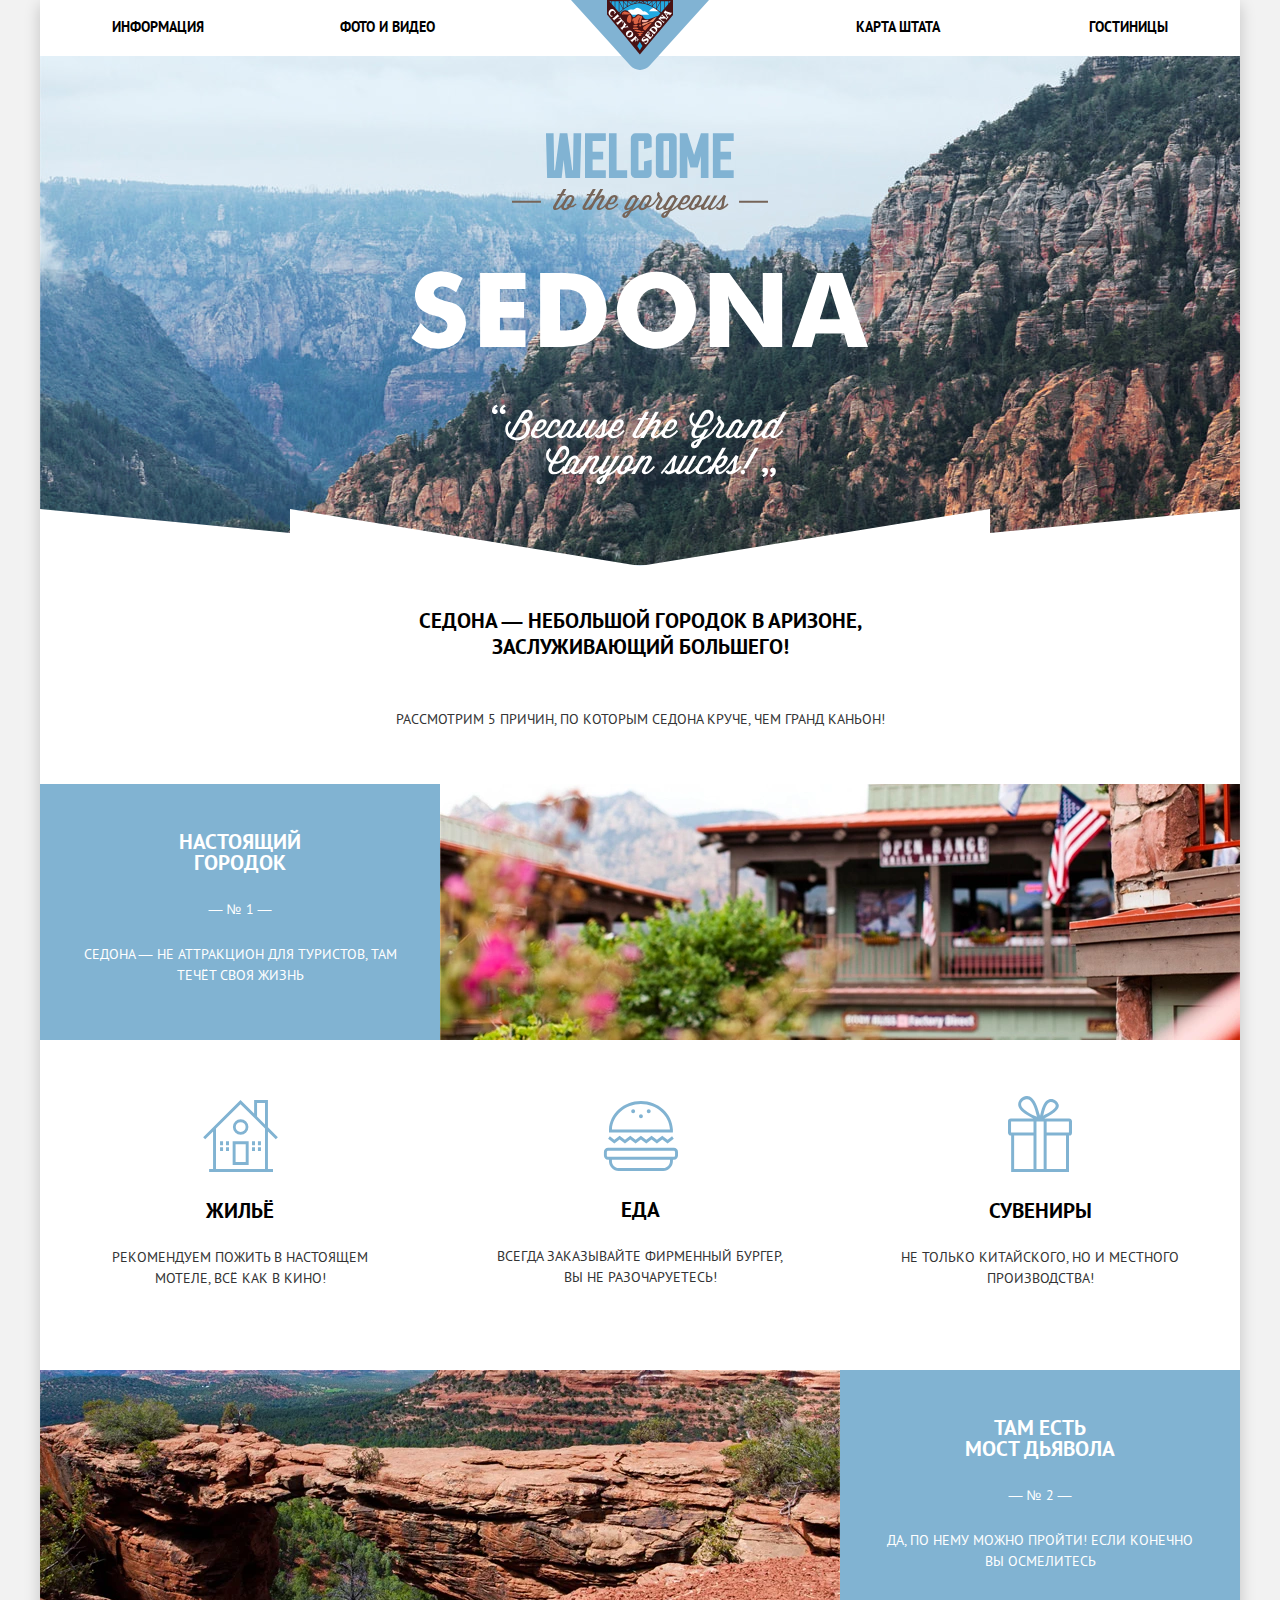
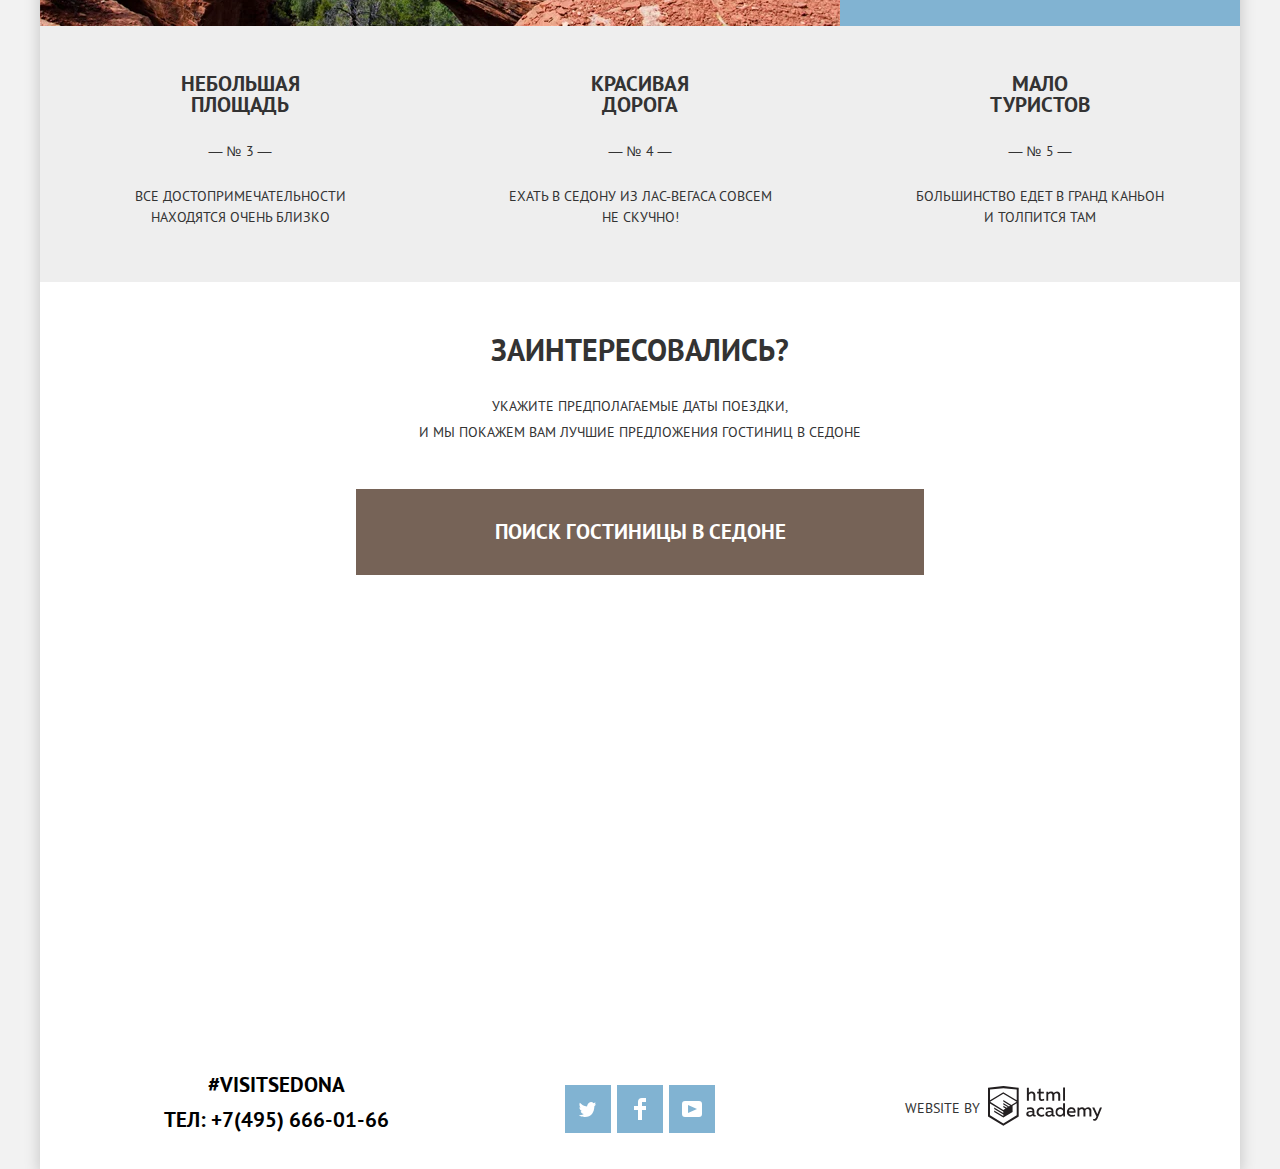
<file: public/html-academy-project/index.html>
<!DOCTYPE html>
<html class="page" lang="ru">

<head>
  <meta charset="utf-8">
  <title>HTML Academy: Седона</title>
  <link rel="stylesheet" href="css/normalize.css">
  <link rel="stylesheet" href="css/style.min.css">

  <link rel="preload" href="fonts/ptsans.woff2" as="font" crossorigin="anonymous">
  <link rel="preload" href="fonts/ptsansbold.woff2" as="font" crossorigin="anonymous">
</head>

<body class="page-body">
  <svg class="visually-hidden" width="0" height="0" viewBox="0 0 0 0" aria-hidden="true">
    <symbol id="logo-htmlacademy" viewBox="0 0 114 40">
      <path fill-rule="evenodd" clip-rule="evenodd"
        d="M15.52.06h-.17L0 1.72v28.77l15.35 9.35 15.35-9.35V1.72L15.52.06zm61.5 1.56h-1.93v13.11h1.93V1.63zm-36.16.01v5.14a3.98 3.98 0 012.85-1.23c.97-.06 1.92.3 2.62 1 .69.7 1.06 1.67 1.01 2.67v5.55h-1.97v-5.3c.05-.51-.1-1.03-.41-1.43a1.9 1.9 0 00-1.3-.72h-.3c-1.01.06-1.93.62-2.46 1.5v5.95h-2V1.63h1.96zm36.16 28.85h-1.74v-1.42a4.06 4.06 0 01-3.37 1.66 4.7 4.7 0 01-4.33-4.74 4.7 4.7 0 014.33-4.73c1.21-.04 2.37.47 3.17 1.4v-5.33h1.94v13.16zm-29.95-1.42c.2 0 .39-.04.58-.1v1.43c-.4.15-.82.23-1.25.22a1.76 1.76 0 01-1.76-1.08 5.04 5.04 0 01-3.31 1.17c-1.6 0-3.07-.9-3.07-2.75 0-2.3 2.1-3.01 3.91-3.01.77.01 1.54.1 2.29.27v-.33c0-1.07-.8-1.9-2.31-1.9-1.1 0-2.17.23-3.17.68v-1.83c1.09-.38 2.22-.58 3.37-.6 2.49 0 4.02 1.22 4.02 3.95v3.23a.6.6 0 00.13.43c.1.12.23.2.39.2h.18v.02zm-6.8-1.22c.03.39.2.75.5 1 .28.26.66.38 1.04.35h.12c.95 0 1.87-.39 2.54-1.08v-1.53c-.63-.14-1.27-.21-1.91-.23-1.05 0-2.28.36-2.28 1.49zm15.75-5.9a5.18 5.18 0 00-2.7-.7h-.38c-1.2.05-2.35.58-3.18 1.48-.83.9-1.27 2.1-1.23 3.34v.44a4.48 4.48 0 004.72 4.23c1 .03 2-.18 2.91-.61v-1.85c-.78.45-1.67.69-2.56.7a2.88 2.88 0 01-2.66-1.43 3.02 3.02 0 010-3.07 2.88 2.88 0 012.66-1.43c.86 0 1.7.26 2.42.75v-1.85zm10.13 7.12c.2 0 .4-.04.58-.1v1.43c-.4.15-.82.23-1.24.22a1.76 1.76 0 01-1.77-1.08 5.04 5.04 0 01-3.3 1.17c-1.6 0-3.08-.9-3.08-2.75 0-2.3 2.11-3.01 3.92-3.01.77.01 1.53.1 2.29.27v-.33c0-1.07-.8-1.9-2.32-1.9-1.09 0-2.16.23-3.16.68v-1.83c1.08-.38 2.22-.58 3.37-.6 2.49 0 4.02 1.22 4.02 3.95v3.23a.6.6 0 00.12.43c.1.12.24.2.4.2h.17v.02zm-6.3-.21c-.29-.26-.47-.62-.5-1.01h.03c0-1.13 1.16-1.49 2.28-1.49.64.02 1.28.1 1.9.23v1.53a3.54 3.54 0 01-2.54 1.08h-.11a1.4 1.4 0 01-1.05-.34zm9.48-2.92c0-1.64 1.3-2.98 2.9-2.98l.03.06c1.21 0 2.31.73 2.8 1.86v2.16a3.02 3.02 0 01-2.82 1.88 2.95 2.95 0 01-2.91-2.98zm14.02-4.68c3.5 0 4.7 2.89 4.13 5.49h-6.56c.22 1.62 1.76 2.28 3.37 2.28.96 0 1.91-.22 2.78-.64v1.73c-1 .43-2.08.64-3.16.61-2.67 0-5.01-1.53-5.01-4.77a4.57 4.57 0 011.14-3.27c.8-.89 1.9-1.41 3.08-1.46h.23v.03zm-2.48 3.93a2.42 2.42 0 012.57-2.27h.05c.62-.06 1.23.17 1.67.62.44.45.67 1.08.62 1.71h-4.91v-.06zm8.62 5.28V21.5h1.74v1.07a3.98 3.98 0 012.93-1.37 3 3 0 012.79 1.52 4.3 4.3 0 013.07-1.44 3.2 3.2 0 012.49 1.01c.64.69.97 1.63.88 2.58v5.61h-2v-5.55c.05-.46-.08-.91-.37-1.27a1.67 1.67 0 00-1.13-.62h-.27c-.87.05-1.67.5-2.19 1.2v6.24h-2v-5.55c.04-.46-.1-.92-.38-1.27-.29-.35-.7-.57-1.15-.61h-.21c-.94.08-1.8.6-2.33 1.4v6.07h-1.83l-.04-.06zm24.49-8.99h-2l-2.66 6.8-3.01-6.78h-2.11l4.22 9.06-.18.45c-.52 1.36-1.24 2.05-2.19 2.05-.3 0-.6-.04-.9-.13v1.7c.39.1.78.14 1.17.15 1.33 0 2.58-.75 3.53-3.09l4.13-10.2zM52.68 5.8V2.55l-1.95.46v2.72h-1.59V7.5h1.65V12c-.07.83.23 1.64.82 2.21.59.58 1.4.85 2.2.75.79 0 1.58-.12 2.33-.38v-1.73c-.57.24-1.17.36-1.78.36-1.14 0-1.67-.39-1.67-1.58v-4.1h3.16V5.78H52.7zm5.7 8.96v-9h1.76v1.08a3.98 3.98 0 012.92-1.38A3 3 0 0165.8 6.9a4.3 4.3 0 013.07-1.44 3.2 3.2 0 012.5 1.05c.63.7.94 1.66.84 2.62v5.62h-2V9.2c.04-.46-.1-.91-.37-1.27a1.67 1.67 0 00-1.14-.62h-.24c-.86.05-1.66.5-2.18 1.2v6.24h-2V9.2c.04-.46-.1-.91-.37-1.27a1.67 1.67 0 00-1.13-.62h-.25c-.94.08-1.8.6-2.33 1.39v6.07H58.4zM28.7 29.3v.02-.02zm0-11.98V29.3l-13.35 8.13L2 29.32v-11.8L15.3 25.6v1.42l-9.1-5.5v1.41l9.15 5.62v1.5L6.19 24.5v1.45l9.16 5.62 9.23-5.65v-6.1l4.12-2.5zm0-1.54l-3.66 2.16-1.7 1.07-8.03-4.93v1.42l6.85 4.23-.15.1-1.06.58-5.66-3.46v1.45l4.47 2.72-1.05.72-3.38-2.05v1.41l2.22 1.34-2.25 1.36L2.1 15.86l13.2-8.13 13.4 8.05zM15.3 6.28l13.42 8.07V3.56L15.36 2.13 2.02 3.56v10.8l13.27-8.09z" />
    </symbol>

    <symbol id="twitter" viewBox="0 0 17 16">
      <path d="M10.95 1.14a3.1 3.1 0 013.58 1.18c.67-.23 1.33-.48 2-.7a2.34 2.34 0 01-.85 1.76c.69.17 1.3-.49 1.3-.49-.16 1-1 1.79-1.56 2.03C15.2 11.67 12.25 16.13 5.34 16H4.9c-.41 0-4.17-.46-4.9-1.89 2.27.2 3.9-.42 4.7-1.18-.97-.3-2.69-.47-2.99-2.95.35.11.57.23 1.2.12C1.7 9.25.36 8.53.44 6.33a1.9 1.9 0 001.34.47c-.7-.24-1.97-3.36-.9-4.95 1.82 1.85 3.74 3.6 7.16 3.77.2-2.29 1.13-3.83 2.9-4.48z" />
    </symbol>

    <symbol id="facebook" viewBox="0 0 12 22">
      <path d="M12 4V0H8a4 4 0 00-4 4v4H0v4h4v10h4V12h4V8H8V4h4z" />
    </symbol>

    <symbol id="youtube" viewBox="0 0 20 16">
      <path fill-rule="evenodd" clip-rule="evenodd"
        d="M3 0h14a3 3 0 013 3v10a3 3 0 01-3 3H3a3 3 0 01-3-3V3a3 3 0 013-3zm3.03 4v8L15 8 6.03 4z" />
    </symbol>

    <symbol id="calendar" viewBox="0 0 21 23">
      <path fill-rule="evenodd" clip-rule="evenodd" d="M16.4 3.02h2.85c.97 0 1.75.83 1.75 1.84v16.3A1.8 1.8 0 0119.25 23H1.75A1.8 1.8 0 010 21.16V4.86a1.8 1.8 0 011.75-1.84h2.84V1.65c0-.38.3-.7.66-.7.36 0 .66.32.66.7v1.37h3.93V1.65c0-.38.3-.7.66-.7.36 0 .66.32.66.7v1.37h3.93V1.65c0-.38.3-.7.66-.7.36 0 .66.32.66.7v1.37zm3.16 18.46c.09-.08.13-.2.13-.32V4.86c0-.25-.2-.46-.44-.46h-2.84v1.38c0 .38-.3.69-.66.69a.67.67 0 01-.65-.69V4.4h-3.94v1.38c0 .38-.3.69-.66.69a.67.67 0 01-.65-.69V4.4H5.9v1.38c0 .38-.3.69-.66.69a.67.67 0 01-.66-.69V4.4H1.75a.45.45 0 00-.44.46v16.3c0 .25.2.46.44.46h17.5c.12 0 .23-.05.31-.14z"/>
      <path fill-rule="evenodd" clip-rule="evenodd" d="M4.6 9.23h2.62v2.06H4.59V9.23zm0 3.44h2.62v2.07H4.59v-2.07zm2.62 3.44H4.59v2.07h2.63V16.1zm1.97 0h2.62v2.07H9.2V16.1zm2.62-3.44H9.2v2.07h2.62v-2.07zM9.2 9.23h2.62v2.06H9.2V9.23zm7.22 6.88h-2.63v2.07h2.63V16.1zm-2.63-3.44h2.63v2.07h-2.63v-2.07zm2.63-3.44h-2.63v2.06h2.63V9.23z"/>
    </symbol>

    <clipPath id="shape">
      <path d="M0 57V0L250 24V0L600 57L950 0V24L1200 0V57H0Z" />
    </clipPath>
  </svg>

  <div class="fix-container">
    <header class="header">
      <nav class="header__navigation navigation">
        <a class="navigation__logo-link">
          <img class="navigation__logo-img" src="img/logo.svg" width="138" height="70"
               alt="Логотип города Седона: мост над горами на фоне облаков">
        </a>

        <ul class="navigation__menu menu">
          <li class="menu__item">
            <a class="menu__link link" href="blank.html">Информация</a>
          </li>

          <li class="menu__item">
            <a class="menu__link link" href="blank.html">Фото и видео</a>
          </li>

          <li class="menu__item">
            <a class="menu__link link" href="blank.html">Карта штата</a>
          </li>

          <li class="menu__item">
            <a class="menu__link link" href="hotels.html">Гостиницы</a>
          </li>
        </ul>
      </nav>
    </header>

    <main class="main">
      <section class="top-section">
        <h1 class="visually-hidden">Сайт города Седона</h1>

        <p class="top-section__description">Седона &mdash; небольшой городок в Аризоне,<br> заслуживающий большего!</p>
      </section>

      <section class="reasons-section">
        <h2 class="visually-hidden">5 причин, чтобы посетить Седону</h2>

        <p class="reasons-section__description">Рассмотрим 5 причин, по которым Седона круче, чем гранд каньон!</p>

        <ol class="reasons-section__list">
          <li class="reasons-section__list-item reasons-section__list-item--full-width reason reason--sub-list">
            <div class="reason__container">
              <h3 class="reason__title">Настоящий <br> городок</h3>

              <p class="reason__description">Седона &mdash; не аттракцион для туристов, там течёт своя жизнь</p>
            </div>

            <picture class="reason__picture">
              <source type="image/webp"
                      srcset="img/reason-1.webp 1x,
                              img/reason-1@2x.webp 2x">
              <img class="reason__image" src="img/reason-1.jpg" srcset="img/reason-1@2x.jpg 2x"
                   alt="Вход в здание гостиницы на фоне горы" width="800" height="256">
            </picture>

            <ul class="reason__sub-list">
              <li class="reason__sub-list-item feature feature--hotels">
                <h4 class="feature__title">Жильё</h4>

                <p class="feature__description">Рекомендуем пожить в настоящем мотеле, всё как в кино!</p>
              </li>

              <li class="reason__sub-list-item feature feature--food">
                <h4 class="feature__title">Еда</h4>

                <p class="feature__description">Всегда заказывайте фирменный бургер, вы не разочаруетесь!</p>
              </li>

              <li class="reason__sub-list-item feature feature--souvenirs">
                <h4 class="feature__title">Сувениры</h4>

                <p class="feature__description">Не только китайского, но и местного производства!</p>
              </li>
            </ul>
          </li>

          <li class="reasons-section__list-item reasons-section__list-item--full-width reason reason--image">
            <div class="reason__container">
              <h3 class="reason__title">Там есть <br> Мост дьявола</h3>

              <p class="reason__description">Да, по нему можно пройти! Если конечно вы осмелитесь</p>
            </div>

            <picture class="reason__picture">
              <source type="image/webp"
                      srcset="img/reason-2.webp 1x,
                              img/reason-2@2x.webp 2x">
              <img class="reason__image" src="img/reason-2.jpg" srcset="img/reason-2@2x.jpg 2x"
                   alt="Мост дьявола - арка из камне в каньоне" width="800" height="256">
            </picture>
          </li>

          <li class="reasons-section__list-item reason">
            <h3 class="reason__title">Небольшая <br> площадь</h3>

            <p class="reason__description">Все достопримечательности находятся очень близко</p>
          </li>

          <li class="reasons-section__list-item reason">
            <h3 class="reason__title">Красивая <br> дорога</h3>

            <p class="reason__description">Ехать в седону из Лас-Вегаса совсем не&nbsp;скучно!</p>
          </li>

          <li class="reasons-section__list-item reason">
            <h3 class="reason__title">Мало <br> туристов</h3>

            <p class="reason__description">Большинство едет в гранд каньон и&nbsp;толпится там</p>
          </li>
        </ol>
      </section>

      <section class="order-section">
        <h2 class="visually-hidden">Поиск гостиницы в Седоне</h2>

        <p class="order-section__subtitle">Заинтересовались?</p>

        <p class="order-section__description">Укажите предполагаемые даты поездки,<br> и мы покажем вам лучшие
          предложения гостиниц в
          седоне</p>

        <button class="order-section__button button button--brown" type="button" aria-controls="order-form" aria-expanded="true">Поиск гостиницы в Седоне</button>

        <form class="order-section__form order-form" id="order-form" method="GET" action="https://echo.htmlacademy.ru/">
          <div class="order-form__container">
            <label class="order-form__label" for="date-arrival">Дата заезда:</label>
            <div class="order-form__date-input-container">
              <input class="order-form__input" type="text" id="date-arrival" name="date-arrival" placeholder="24 апреля 2017" required>

              <button class="order-form__calendar-button" type="button" aria-label="Выбрать дату заезда">
                <svg class="order-form__calendar-icon" width="21" height="23" aria-hidden="true">
                  <use class="order-form__calendar-icon-symbol" href="#calendar"></use>
                </svg>
              </button>
            </div>

            <label class="order-form__label" for="date-departure">Дата выезда:</label>
            <div class="order-form__date-input-container">
              <input class="order-form__input" type="text" id="date-departure" name="date-departure" placeholder="4 июля 2017" required>

              <button class="order-form__calendar-button" type="button" aria-label="Выбрать дату выезда">
                <svg class="order-form__calendar-icon" width="21" height="23" aria-hidden="true">
                  <use class="order-form__calendar-icon-symbol" href="#calendar"></use>
                </svg>
              </button>
            </div>

            <label class="order-form__label" for="number-adults">Взрослые:</label>
            <div class="order-form__number-input-container">
              <button class="order-form__number-button" type="button" aria-label="Уменьшить количество взрослых"></button>

              <input class="order-form__input order-form__input--number" type="text" id="number-adults" name="number-adults" placeholder="2" pattern="^\d+$" inputmode="numeric" required>

              <button class="order-form__number-button order-form__number-button--plus" type="button" aria-label="Увеличить количество взрослых"></button>
            </div>

            <label class="order-form__label order-form__label--children" for="number-children">Дети:</label>
            <div class="order-form__number-input-container">
              <button class="order-form__number-button" type="button" aria-label="Уменьшить количество детей"></button>

              <input class="order-form__input order-form__input--number" type="text" id="number-children" name="number-children" placeholder="0" pattern="^\d+$" inputmode="numeric" required>

              <button class="order-form__number-button order-form__number-button--plus" type="button" aria-label="Увеличить количество детей"></button>
            </div>

            <button class="button button--blue order-form__button" type="submit">Найти</button>
          </div>
        </form>
      </section>

      <section class="map-section">
        <h2 class="visually-hidden">Где расположена Седона</h2>

        <iframe class="map-section__map"
                src="https://www.google.com/maps/embed?pb=!1m14!1m12!1m3!1d396457.6384404944!2d-110.90514174394139!3d34.905480626155246!2m3!1f0!2f0!3f0!3m2!1i1024!2i768!4f13.1!5e0!3m2!1sru!2sru!4v1602140194151!5m2!1sru!2sru"
                aria-hidden="true" width="1200" height="594">
        </iframe>
      </section>
    </main>

    <footer class="footer footer--index">
      <section class="footer__address-section">
        <h2 class="visually-hidden">Контакты</h2>

        <address class="footer__address">
          <p class="footer__tag">#visitSEDONA</p>

          <a class="footer__link link" href="tel:+74956660166">Тел: +7(495) 666-01-66</a>
        </address>
      </section>

      <section class="footer__section">
        <h2 class="visually-hidden">Социальные сети</h2>

        <ul class="footer__socials socials">
          <li class="socials__item">
            <a class="socials__link" href="https://twitter.com/" target="_blank" aria-label="Twitter"
               rel="noopener noreferrer nofollow">
              <svg class="socials__icon" width="17" height="16" aria-hidden="true">
                <use class="socials__icon-symbol" href="#twitter"></use>
              </svg>
            </a>
          </li>

          <li class="socials__item">
            <a class="socials__link" href="https://facebook.com/" target="_blank" aria-label="Facebook"
               rel="noopener noreferrer nofollow">
              <svg class="socials__icon" width="12" height="22" aria-hidden="true">
                <use class="socials__icon-symbol" href="#facebook"></use>
              </svg>
            </a>
          </li>

          <li class="socials__item">
            <a class="socials__link" href="https://www.youtube.com/" target="_blank" aria-label="Youtube"
               rel="noopener noreferrer nofollow">
              <svg class="socials__icon" width="20" height="16" aria-hidden="true">
                <use class="socials__icon-symbol" href="#youtube"></use>
              </svg>
            </a>
          </li>
        </ul>
      </section>

      <p class="footer__logo">
        <span class="footer__logo-text">Website by</span>

        <a class="footer__logo-link" href="https://htmlacademy.ru/intensive/htmlcss" target="_blank"
           aria-label="HTML Academy" rel="noopener noreferrer nofollow">
          <svg class="footer__logo-icon" width="114" height="40" aria-hidden="true">
            <use class="footer__logo-icon-symbol" href="#logo-htmlacademy"></use>
          </svg>
        </a>
      </p>
    </footer>
  </div>

  <script src="js/script.min.js"></script>
</body>

</html>
</file>
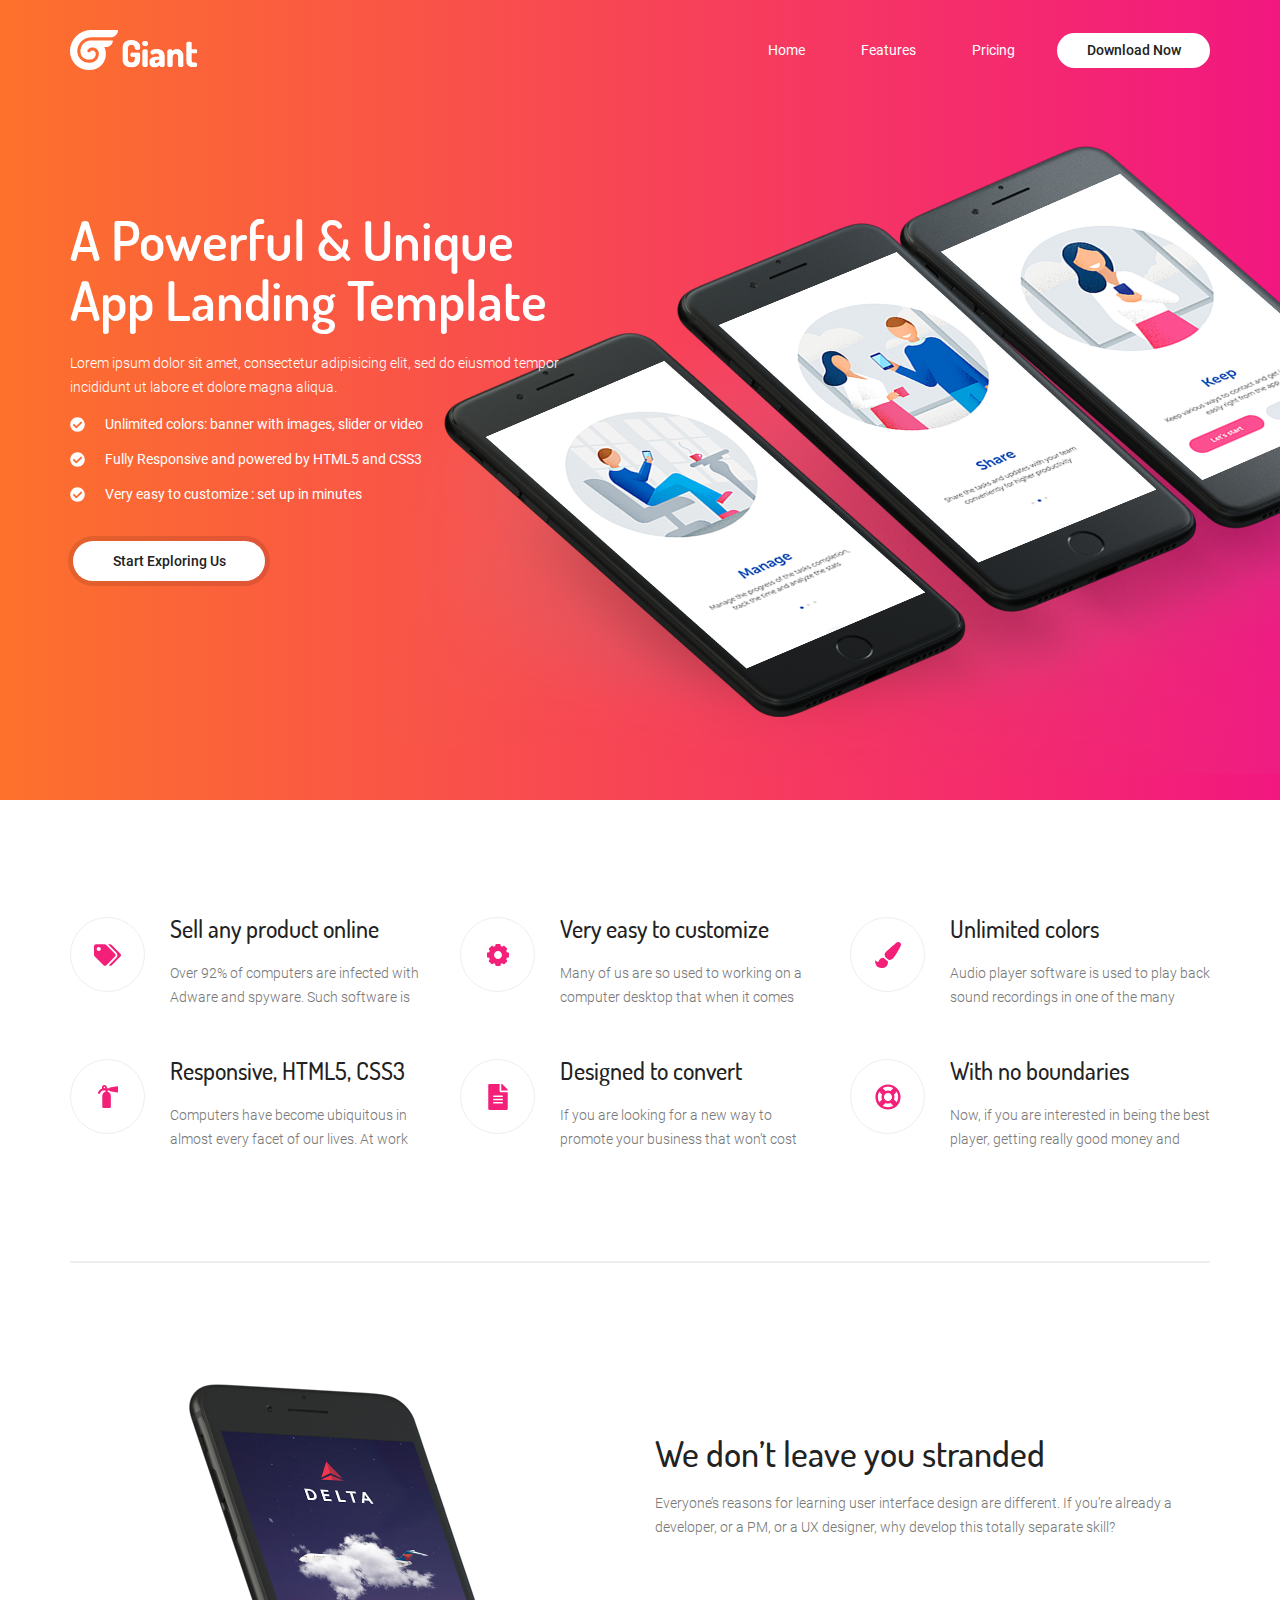
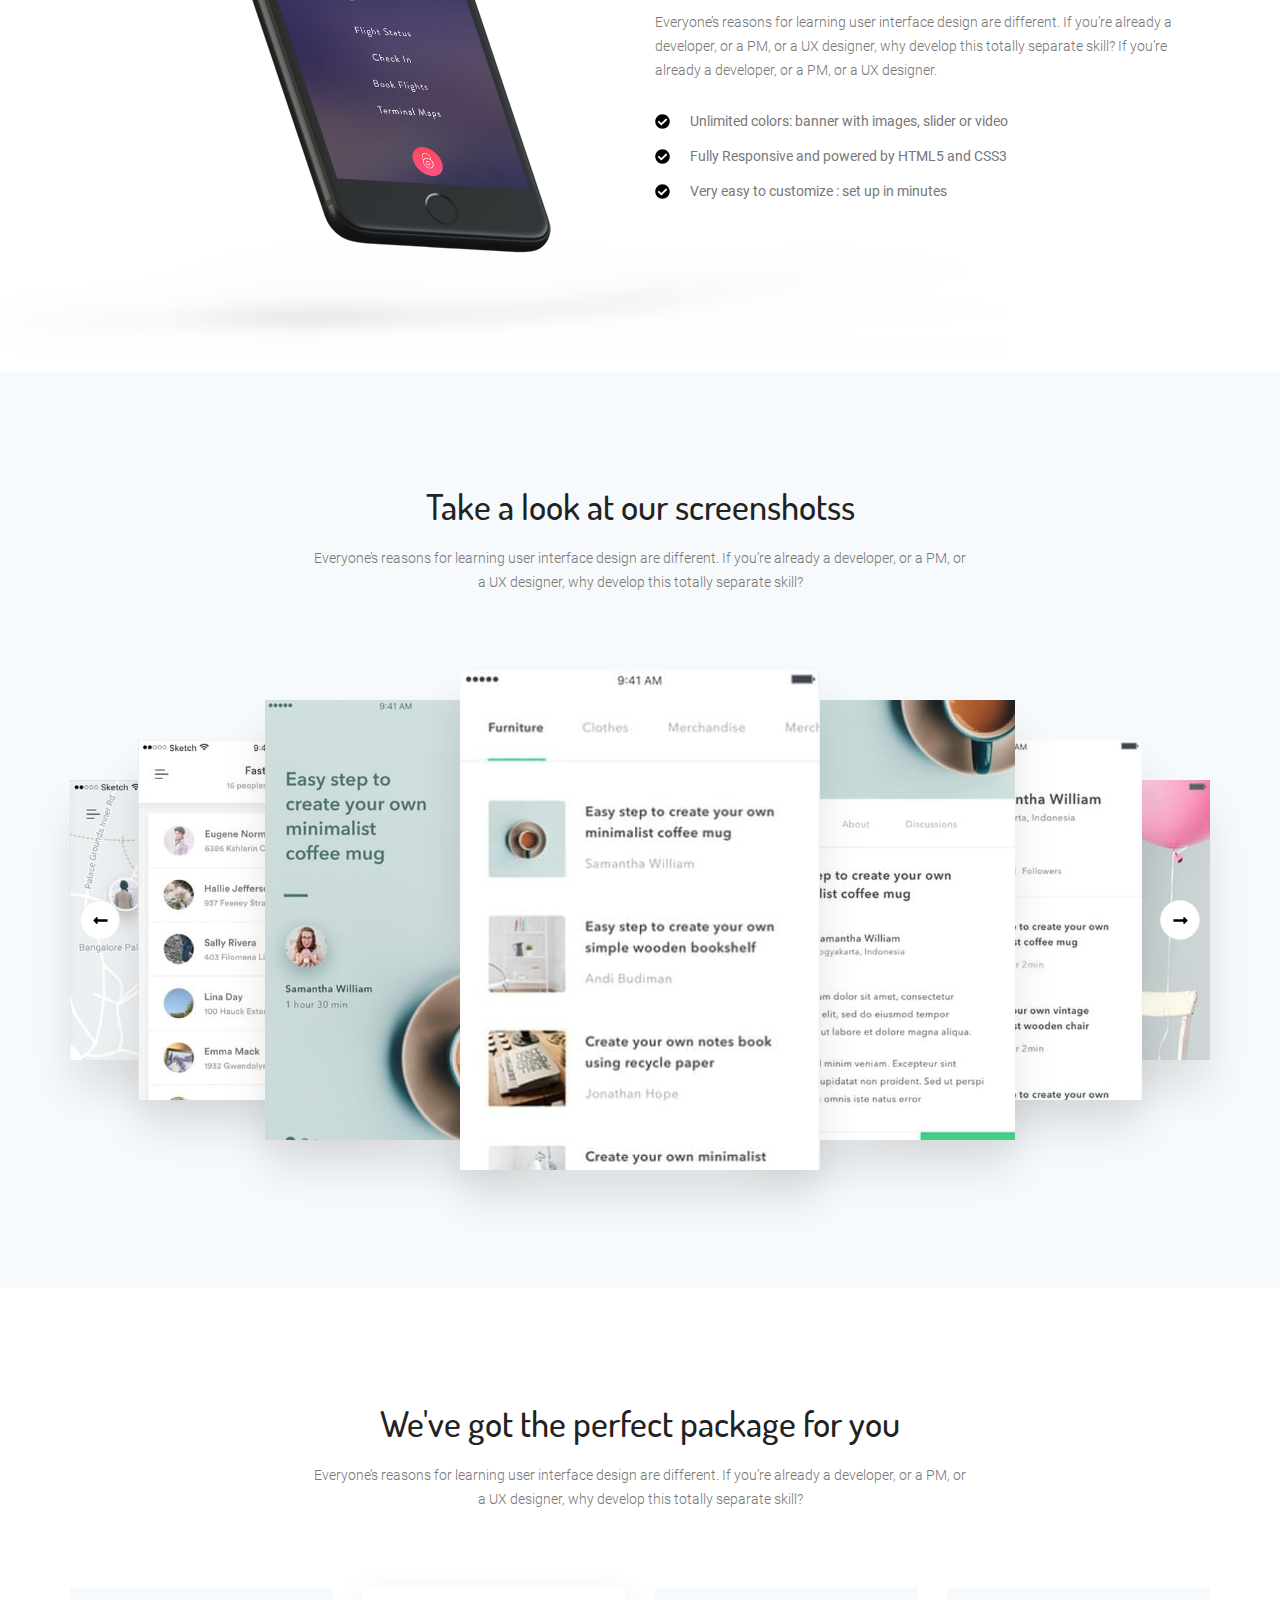
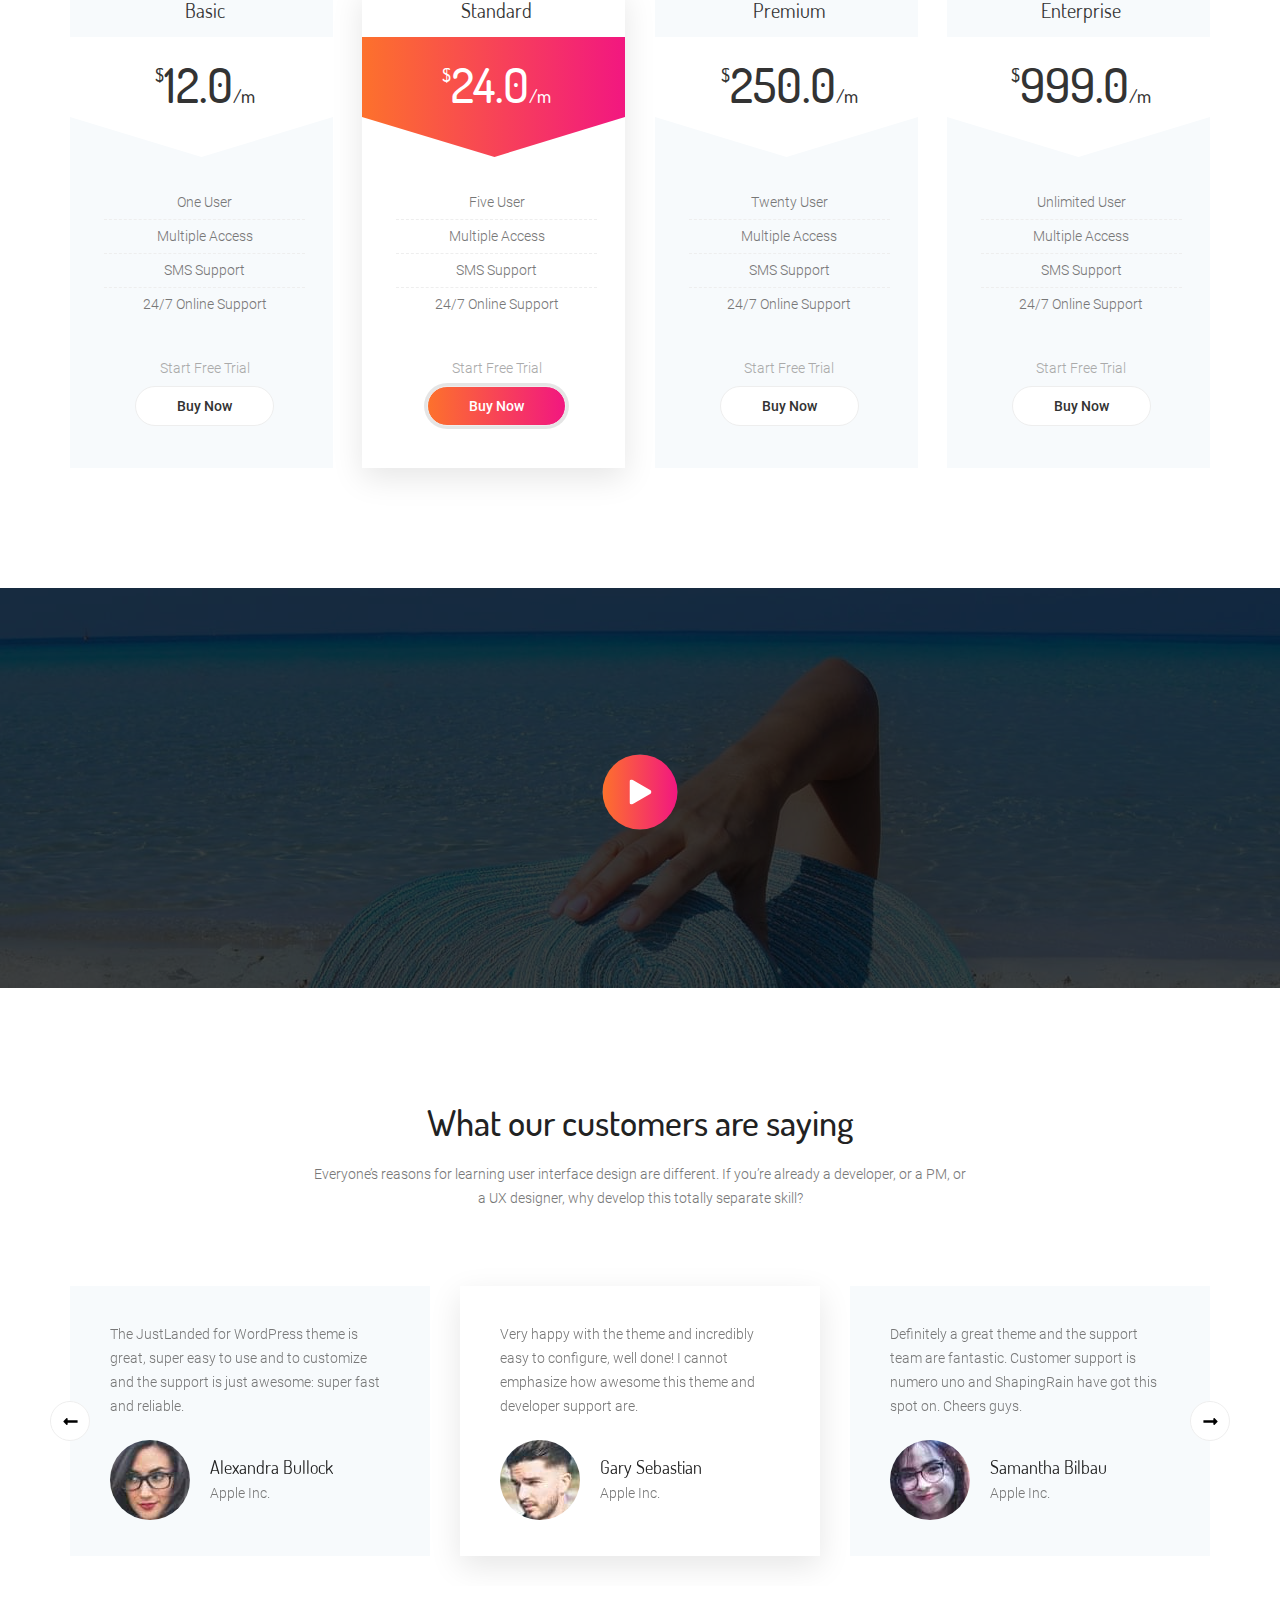
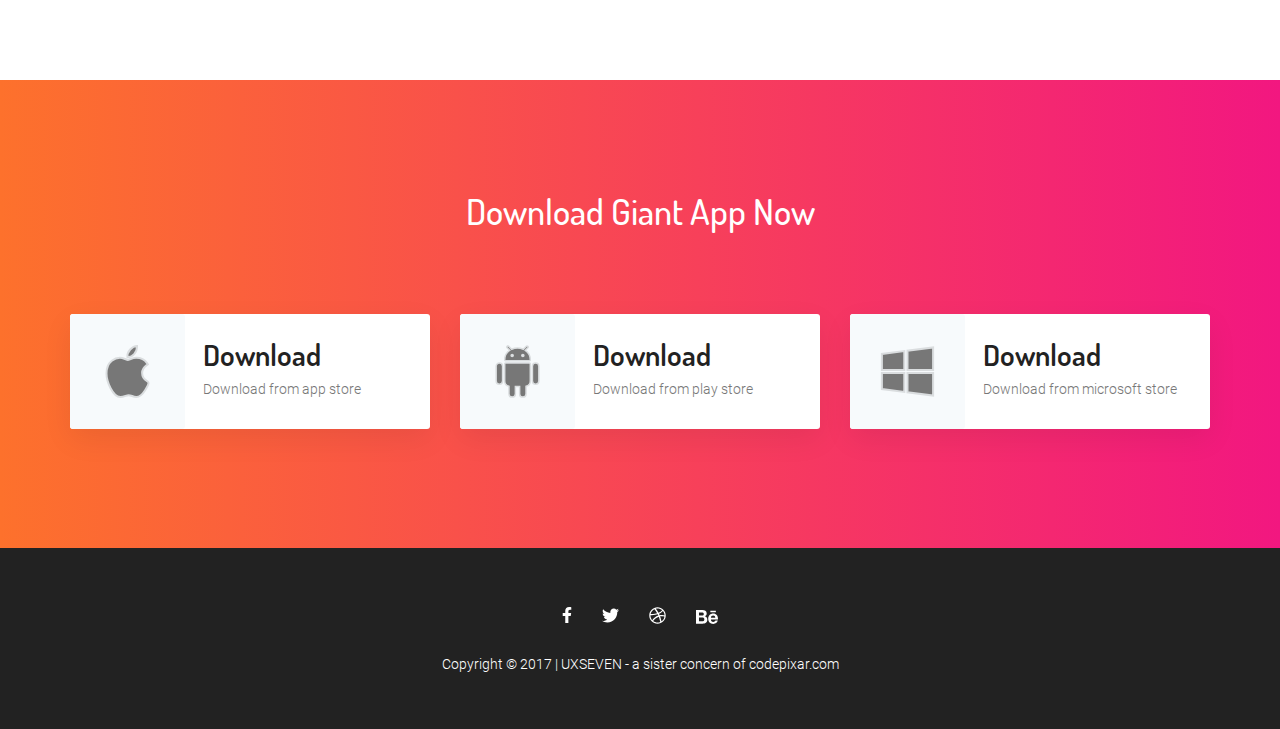
<file: public/krayt/index.html>
<!DOCTYPE html>
<html lang="en">

<head>
  <meta charset="UTF-8">
  <meta name="viewport" content="width=device-width, initial-scale=1.0">
  <meta http-equiv="X-UA-Compatible" content="ie=edge">
  <title>Document</title>
  <meta name="description" content="Test task by Viktor Rybakov">

  <link rel="stylesheet" href="css/styles.css">

  <link rel="preload" href="fonts/dosis-v17-latin-regular.woff2" as="font" crossorigin="anonymous">
  <link rel="preload" href="fonts/dosis-v17-latin-500.woff2" as="font" crossorigin="anonymous">
  <link rel="preload" href="fonts/dosis-v17-latin-600.woff2" as="font" crossorigin="anonymous">
  <link rel="preload" href="fonts/roboto-v20-latin-300.woff2" as="font" crossorigin="anonymous">
  <link rel="preload" href="fonts/roboto-v20-latin-regular.woff2" as="font" crossorigin="anonymous">
  <link rel="preload" href="fonts/roboto-v20-latin-500.woff2" as="font" crossorigin="anonymous">

  <meta name="theme-color" content="#ffffff">
  <link rel="icon" href="favicon.ico">
  <link rel="mask-icon" href="mask-icon.svg" color="#f26522">
  <link rel="apple-touch-icon" href="apple-touch-icon.png">
  <link rel="manifest" href="manifest.json">
</head>

<body>
<header class="header js-header">
  <div class="fix-container header__container">
    <picture class="header__logo">
      <source type="image/webp"
              srcset="img/webp/logo-128.webp 1x,
                      img/webp/logo-256.webp 2x">
      <img  class="header__logo-img" 
            src="img/logo-128.png"
            srcset="img/logo-256.png 2x"
            width="128"
            alt="Company logoe">
    </picture>

    <nav class="menu js-menu header__menu" id="menu">
      <ul class="menu__list">
        <li class="menu__list-item">
          <a class="menu__link" href="#main-section">Home</a>
        </li>
        <li class="menu__list-item">
          <a class="menu__link" href="#features-section">Features</a>
        </li>
        <li class="menu__list-item">
          <a class="menu__link" href="#offer-section">Pricing</a>
        </li>
      </ul>

      <a class="button menu__button" href="#download-section">Download Now</a>
    </nav>

    <button class="header__button js-menu-open" type="button" aria-label="Open menu" aria-controls="menu" aria-expanded="false">
      <svg  viewBox="0 0 24 18"
            width="18"
            height="24">
        <path d="M 0 15.437 h 24 V 18 H 0 Z M 0 7.72 h 24 v 2.562 H 0 Z m 0 -7.72 h 24 v 2.563 H 0 Z"
              fill="#ffffff"/>
      </svg>
    </button>

    <button class="header__button header__button--disabled js-menu-close" type="button" aria-label="Close menu" aria-controls="menu" aria-expanded="true">
      <svg  viewBox="0 0 492 492"
            width="24"
            height="24">
      <path d="M300.188,246L484.14,62.04c5.06-5.064,7.852-11.82,7.86-19.024c0-7.208-2.792-13.972-7.86-19.028L468.02,7.872 c-5.068-5.076-11.824-7.856-19.036-7.856c-7.2,0-13.956,2.78-19.024,7.856L246.008,191.82L62.048,7.872 c-5.06-5.076-11.82-7.856-19.028-7.856c-7.2,0-13.96,2.78-19.02,7.856L7.872,23.988c-10.496,10.496-10.496,27.568,0,38.052 L191.828,246L7.872,429.952c-5.064,5.072-7.852,11.828-7.852,19.032c0,7.204,2.788,13.96,7.852,19.028l16.124,16.116 c5.06,5.072,11.824,7.856,19.02,7.856c7.208,0,13.968-2.784,19.028-7.856l183.96-183.952l183.952,183.952 c5.068,5.072,11.824,7.856,19.024,7.856h0.008c7.204,0,13.96-2.784,19.028-7.856l16.12-16.116 c5.06-5.064,7.852-11.824,7.852-19.028c0-7.204-2.792-13.96-7.852-19.028L300.188,246z"
            fill="#ffffff"/>
      </svg>
    </button>
  </div>
</header>

  <main class="main js-main">
  <section id="main-section" class="section main-section">
    <div class="fix-container">
      <h1 class="main-section__title">A Powerful & Unique App Landing Template</h1>

      <p class="main-section__description">Lorem ipsum dolor sit amet, consectetur adipisicing elit, sed do eiusmod tempor
        incididunt ut labore et dolore magna aliqua.</p>

      <ul class="main-section__features">
        <li class="main-section__features-item">Unlimited colors: banner with images, slider or video</li>
        <li class="main-section__features-item">Fully Responsive and powered by HTML5 and CSS3</li>
        <li class="main-section__features-item">Very easy to customize : set up in minutes</li>
      </ul>

      <a class="button main-section__button" href="#screenshots-section">Start Exploring Us</a>
    </div>
  </section>

  <section id="features-section" class="section features-section">
    <div class="fix-container features-section__container">
      <h2 class="visually-hidden">Our features</h2>
      <ul class="features-list features-section__list">
        <li class="features-list__list-item">
          <article class="feature feature--online features-list__item">
            <h3 class="feature__title">Sell any product online</h3>
            <p class="feature__description">Over 92% of computers are infected with Adware and spyware. Such
              software is</p>
          </article>
        </li>
        <li class="features-list__list-item">
          <article class="feature feature--customize features-list__item">
            <h3 class="feature__title">Very easy to customize</h3>
            <p class="feature__description">Many of us are so used to working on a computer desktop that when it
              comes</p>
          </article>
        </li>

        <li class="features-list__list-item">
          <article class="feature feature--colors features-list__item">
            <h3 class="feature__title">Unlimited colors</h3>
            <p class="feature__description">Audio player software is used to play back sound recordings in one of
              the many</p>
          </article>
        </li>

        <li class="features-list__list-item">
          <article class="feature feature--responsive features-list__item">
            <h3 class="feature__title">Responsive, HTML5, CSS3</h3>
            <p class="feature__description">Computers have become ubiquitous in almost every facet of our lives. At
              work</p>
          </article>
        </li>

        <li class="features-list__list-item">
          <article class="feature feature--convert features-list__item">
            <h3 class="feature__title">Designed to convert</h3>
            <p class="feature__description">If you are looking for a new way to promote your business that won’t
              cost</p>
          </article>
        </li>

        <li class="features-list__list-item">
          <article class="feature feature--boundares features-list__item">
            <h3 class="feature__title">With no boundaries</h3>
            <p class="feature__description">Now, if you are interested in being the best player, getting really
              good money and</p>
          </article>
        </li>
      </ul>
    </div>
  </section>

  <section id="reasons-section" class="section reasons-section">
    <div class="fix-container">
      <h2 class="section__title reasons-section__title">We don’t leave you stranded</h2>

      <p class="reasons-section__description">Everyone’s reasons for learning user interface design are different. If you’re
        already a developer, or a PM, or a UX designer, why develop this totally separate skill?</p>

      <p class="reasons-section__description">Everyone’s reasons for learning user interface design are different. If you’re
        already a developer, or a PM, or a UX designer, why develop this totally separate skill? If you’re already a
        developer, or a PM, or a UX designer.</p>

      <ul class="reasons-section__list">
        <li class="reasons-section__item">Unlimited colors: banner with images, slider or video</li>
        <li class="reasons-section__item">Fully Responsive and powered by HTML5 and CSS3</li>
        <li class="reasons-section__item">Very easy to customize : set up in minutes</li>
      </ul>
    </div>
  </section>

  <section id="screenshots-section" class="section screenshots-section">
    <div class="fix-container">
      <h2 class="section__title screenshots-section__title">Take a look at our screenshotss</h2>
      <p class="screenshots-section__description">Everyone’s reasons for learning user interface design
        are different. If you’re already a developer, or a PM, or a UX designer, why develop this totally separate skill?
      </p>
      
      <div class="screenshots-slider screenshots-section__slider js-screenshots-slider">
        <ul class="screenshots-slider__list">
          <li class="screenshots-slider__list-item js-screenshots-slider__item" data-slide-number="1">
            <picture class="screenshots-slider__picture">
              <source type="image/webp"
                      srcset="img/webp/slider-image_1-362.webp 1x,
                              img/webp/slider-image_1-724.webp 2x">
              <img  class="screenshots-slider__img" 
                    src="img/slider-image_1-362.jpg"
                    srcset="img/slider-image_1-724.jpg 2x"
                    alt="Screenshot of interface">
            </picture>
          </li>

          <li class="screenshots-slider__list-item js-screenshots-slider__item" data-slide-number="2">
            <picture class="screenshots-slider__picture">
              <source type="image/webp"
                      srcset="img/webp/slider-image_2-362.webp 1x,
                              img/webp/slider-image_2-724.webp 2x">
              <img  class="screenshots-slider__img" 
                    src="img/slider-image_2-362.jpg"
                    srcset="img/slider-image_2-724.jpg 2x"
                    alt="Screenshot of interface">
            </picture>
          </li>

          <li class="screenshots-slider__list-item js-screenshots-slider__item" data-slide-number="3">
            <picture class="screenshots-slider__picture">
              <source type="image/webp"
                      srcset="img/webp/slider-image_3-362.webp 1x,
                              img/webp/slider-image_3-724.webp 2x">
              <img  class="screenshots-slider__img" 
                    src="img/slider-image_3-362.jpg"
                    srcset="img/slider-image_3-724.jpg 2x"
                    alt="Screenshot of interface">
            </picture>
          </li>

          <li class="screenshots-slider__list-item js-screenshots-slider__item" data-slide-number="4">
            <picture class="screenshots-slider__picture">
              <source type="image/webp"
                      srcset="img/webp/slider-image_4-362.webp 1x,
                              img/webp/slider-image_4-724.webp 2x">
              <img  class="screenshots-slider__img" 
                    src="img/slider-image_4-362.jpg"
                    srcset="img/slider-image_4-724.jpg 2x"
                    alt="Screenshot of interface">
            </picture>
          </li>

          <li class="screenshots-slider__list-item js-screenshots-slider__item" data-slide-number="5">
            <picture class="screenshots-slider__picture">
              <source type="image/webp"
                      srcset="img/webp/slider-image_5-362.webp 1x,
                              img/webp/slider-image_5-724.webp 2x">
              <img  class="screenshots-slider__img" 
                    src="img/slider-image_5-362.jpg"
                    srcset="img/slider-image_5-724.jpg 2x"
                    alt="Screenshot of interface">
            </picture>
          </li>

          <li class="screenshots-slider__list-item js-screenshots-slider__item" data-slide-number="6">
            <picture class="screenshots-slider__picture">
              <source type="image/webp"
                      srcset="img/webp/slider-image_6-362.webp 1x,
                              img/webp/slider-image_6-724.webp 2x">
              <img  class="screenshots-slider__img" 
                    src="img/slider-image_6-362.jpg"
                    srcset="img/slider-image_6-724.jpg 2x"
                    alt="Screenshot of interface">
            </picture>
          </li>

          <li class="screenshots-slider__list-item js-screenshots-slider__item" data-slide-number="7">
            <picture class="screenshots-slider__picture">
              <source type="image/webp"
                      srcset="img/webp/slider-image_7-362.webp 1x,
                              img/webp/slider-image_7-724.webp 2x">
              <img  class="screenshots-slider__img" 
                    src="img/slider-image_7-362.jpg"
                    srcset="img/slider-image_7-724.jpg 2x"
                    alt="Screenshot of interface">
            </picture>
          </li>
        </ul>

        <button class="screenshots-slider__button screenshots-slider__button--preview js-screenshots-slider__preview" type="button" aria-label="Preview slide">
          <svg  class="screenshots-slider__button-icon"
                viewBox="0 0 450 221"
                width="15"
                height="7" >
            <path d="M135.059,150.501 L437,150.501 C443.627,150.501 449,145.128 449,138.501 L449,82.501 C449,75.873 443.627,70.501 437,70.501 L135.059,70.501 L135.059,24.441 C135.059,3.059 109.208,-7.648 94.088,7.47 L8.029,93.53 C-1.344,102.902 -1.344,118.099 8.029,127.47 L94.088,213.529 C109.207,228.648 135.059,217.941 135.059,196.559 L135.059,150.501 z" fill="#000000"/>
          </svg>
        </button>

        <button class="screenshots-slider__button screenshots-slider__button--forward js-screenshots-slider__forward" type="button" aria-label="Next slide">
          <svg  class="screenshots-slider__button-icon"
                viewBox="0 0 450 221"
                width="15"
                height="7" >
            <path d="M314.941,70.499 L13,70.499 C6.373,70.499 1,75.872 1,82.499 L1,138.499 C1,145.126 6.373,150.499 13,150.499 L314.941,150.499 L314.941,196.559 C314.941,217.941 340.792,228.648 355.912,213.529 L441.971,127.47 C451.344,118.098 451.344,102.901 441.971,93.53 L355.912,7.47 C340.793,-7.648 314.941,3.059 314.941,24.441 L314.941,70.499 z" fill="#000000"/>
          </svg>
        </button>
      </div>
    </div>
  </section>

  <section id="offer-section" class="section offer-section">
    <div class="fix-container">
      <h2 class="offer-section__title section__title">We've got the perfect package for you</h2>
      <p class="offer-section__description">Everyone’s reasons for learning user interface design are different. If you’re
        already a developer, or a PM, or a UX designer, why develop this totally separate skill?</p>

      <ul class="offer-section__list">
        <li class="offer-section__list-item">
          <article class="offer">
            <h3 class="offer__title">Basic</h3>

            <div class="offer__price"><sup>$</sup>12.0<sub>/m</sub></div>

            <ul class="offer__features">
              <li class="offer__features-item">One User</li>
              <li class="offer__features-item">Multiple Access</li>
              <li class="offer__features-item">SMS Support</li>
              <li class="offer__features-item">24/7 Online Support</li>
            </ul>

            <a class="offer__link" href="#">Start Free Trial</a>
            <a class="offer__button" href="#">Buy Now</a>
          </article>
        </li>

        <li class="offer-section__list-item">
          <article class="offer offer--active">
            <h3 class="offer__title">Standard</h3>

            <div class="offer__price"><sup>$</sup>24.0<sub>/m</sub></div>

            <ul class="offer__features">
              <li class="offer__features-item">Five User</li>
              <li class="offer__features-item">Multiple Access</li>
              <li class="offer__features-item">SMS Support</li>
              <li class="offer__features-item">24/7 Online Support</li>
            </ul>

            <a class="offer__link" href="#">Start Free Trial</a>
            <a class="offer__button" href="#">Buy Now</a>
          </article>
        </li>

        <li class="offer-section__list-item">
          <article class="offer">
            <h3 class="offer__title">Premium</h3>

            <div class="offer__price"><sup>$</sup>250.0<sub>/m</sub></div>

            <ul class="offer__features">
              <li class="offer__features-item">Twenty User</li>
              <li class="offer__features-item">Multiple Access</li>
              <li class="offer__features-item">SMS Support</li>
              <li class="offer__features-item">24/7 Online Support</li>
            </ul>

            <a class="offer__link" href="#">Start Free Trial</a>
            <a class="offer__button" href="#">Buy Now</a>
          </article>
        </li>

        <li class="offer-section__list-item">
          <article class="offer">
            <h3 class="offer__title">Enterprise</h3>

            <div class="offer__price"><sup>$</sup>999.0<sub>/m</sub></div>

            <ul class="offer__features">
              <li class="offer__features-item">Unlimited User</li>
              <li class="offer__features-item">Multiple Access</li>
              <li class="offer__features-item">SMS Support</li>
              <li class="offer__features-item">24/7 Online Support</li>
            </ul>

            <a class="offer__link" href="#">Start Free Trial</a>
            <a class="offer__button" href="#">Buy Now</a>
          </article>
        </li>
      </ul>
    </div>
  </section>

  <section id="video-section" class="section video-section">
    <h2 class="visually-hidden">Video about us</h2>

    <video id="video" class="video-section__video js-video" src="video/video.mp4" poster="img/poster.jpg" muted preload="none" loop></video>

    <button class="video-section__button video-section__button--play video-section__button--active js-play" type="button" aria-label="Play video" aria-controls="video">
      <svg  viewBox="0 0 22 25"
            width="22"
            height="25">
        <path fill="#fff" d="M21.04 14.175L2.88 24.738C1.6 25.483 0 24.552 0 23.063V1.937C0 .45 1.6-.483 2.88.262l18.16 10.563c1.28.744 1.28 2.605 0 3.35z"/>
      </svg>
    </button>

    <button class="video-section__button video-section__button--pause js-pause" type="button" aria-label="Pause video" aria-controls="video">
      <svg  viewBox="0 0 22 22"
            width="22"
            height="25">
        <rect x="0" y="0" width="22" height="22" fill="#fff"/>
        </svg>
    </button>
  </section>

  <section id="feedback-section" class="section feedback-section">
    <div class="fix-container">
      <h2 class="feedback-section__title section__title">What our customers are saying</h2>

      <p class="feedback-section__description">Everyone’s reasons for learning user interface design are different. If you’re already a developer, or a PM, or a UX designer, why develop this totally separate skill?</p>

      <div class="feedback-slider js-feedback-slider feedback-section__slider">
        <div class="feedback-slider__wrapper">
          <ul class="feedback-slider__list js-feedback-slider__list">
            <li class="feedback-slider__list-item">
              <blockquote class="feedback">
                <p class="feedback__quote">The JustLanded for WordPress theme is great, super easy to use and to customize and the support is just awesome: super fast and reliable.</p>
                <picture class="feedback__picture">
                  <source type="image/webp"
                          sizes="80px"
                          srcset="img/webp/bullock-80.webp 80w,
                                  img/webp/bullock-160.webp 160w">
                  <img  class="feedback__img" 
                        src="img/bullock-80.jpg"
                        sizes="80px"
                        srcset="img/bullock-160.jpg 160w"
                        alt="Alexandra Bullock">
                </picture>
                <cite class="feedback__author">
                  <span class="feedback__name">Alexandra Bullock</span><br>
                  <span class="feedback__company">Apple Inc.</span>
                </cite>
              </blockquote>
            </li>

            <li class="feedback-slider__list-item feedback-slider__list-item--white">
              <blockquote class="feedback">
                <p class="feedback__quote">Very happy with the theme and incredibly easy to configure, well done! I cannot emphasize how awesome this theme and developer support are.</p>
                <picture class="feedback__picture">
                  <source type="image/webp"
                          sizes="80px"
                          srcset="img/webp/sebastian-80.webp 80w,
                                  img/webp/sebastian-160.webp 160w">
                  <img  class="feedback__img" 
                        src="img/sebastian-80.jpg"
                        sizes="80px"
                        srcset="img/sebastian-160.jpg 160w"
                        alt="Gary Sebastian">
                </picture>
                <cite class="feedback__author">
                  <span class="feedback__name">Gary Sebastian</span><br>
                  <span class="feedback__company">Apple Inc.</span>
                </cite>
              </blockquote>
            </li>

            <li class="feedback-slider__list-item">
              <blockquote class="feedback">
                <p class="feedback__quote">Definitely a great theme and the support team are fantastic. Customer support is numero uno and ShapingRain have got this spot on. Cheers guys.</p>
                <picture class="feedback__picture">
                  <source type="image/webp"
                          sizes="80px"
                          srcset="img/webp/bilbau-80.webp 80w,
                                  img/webp/bilbau-160.webp 160w">
                  <img  class="feedback__img" 
                        src="img/bilbau-80.jpg"
                        sizes="80px"
                        srcset="img/bilbau-160.jpg 160w"
                        alt="Samantha Bilbau">
                </picture>
                <cite class="feedback__author">
                  <span class="feedback__name">Samantha Bilbau</span><br>
                  <span class="feedback__company">Apple Inc.</span>
                </cite>
              </blockquote>
            </li>
          </ul>
        </div>

        <button class="feedback-slider__button feedback-slider__button--preview js-feedback-slider__preview" type="button" aria-label="Preview slide">
          <svg  class="feedback-slider__button-icon"
                viewBox="0 0 450 221"
                width="15"
                height="7" >
            <path d="M135.059,150.501 L437,150.501 C443.627,150.501 449,145.128 449,138.501 L449,82.501 C449,75.873 443.627,70.501 437,70.501 L135.059,70.501 L135.059,24.441 C135.059,3.059 109.208,-7.648 94.088,7.47 L8.029,93.53 C-1.344,102.902 -1.344,118.099 8.029,127.47 L94.088,213.529 C109.207,228.648 135.059,217.941 135.059,196.559 L135.059,150.501 z" fill="#000000"/>
          </svg>
        </button>
        
        <button class="feedback-slider__button feedback-slider__button--forward js-feedback-slider__forward" type="button" aria-label="Next slide">
          <svg  class="feedback-slider__button-icon"
                viewBox="0 0 450 221"
                width="15"
                height="7" >
            <path d="M314.941,70.499 L13,70.499 C6.373,70.499 1,75.872 1,82.499 L1,138.499 C1,145.126 6.373,150.499 13,150.499 L314.941,150.499 L314.941,196.559 C314.941,217.941 340.792,228.648 355.912,213.529 L441.971,127.47 C451.344,118.098 451.344,102.901 441.971,93.53 L355.912,7.47 C340.793,-7.648 314.941,3.059 314.941,24.441 L314.941,70.499 z" fill="#000000"/>
          </svg>
        </button>
      </div>
    </div>
  </section>
  
  <section id="download-section" class="section download-section">
    <div class="fix-container">
      <h2 class="download-section__title section__title">Download Giant App Now</h2>
      
      <ul class="download-section__list">
        <li class="download-section__item">
          <a class="download" href="https://www.apple.com/ios/app-store/" target="_blank" rel="nofollow noreferrer" aria-label="Download from app store">
            <div class="download__icon">
              <svg width="55" height="55" viewBox="0 0 550 550">
                <defs>
                  <linearGradient id="gradient" x1="0" y1="0" x2="512" y2="0" gradientUnits="userSpaceOnUse">
                    <stop offset="0" stop-color="#fd712c" />
                    <stop offset="1" stop-color="#f21780" />
                  </linearGradient>
                </defs>
                <g fill="#777777" stroke="#dadddf" stroke-width="2">
                  <path vector-effect="non-scaling-stroke" d="M204.255,531 C128.055,530.561 65.022,375.009 65.022,295.79 C65.022,166.386 162.098,138.056 199.51,138.056 C216.37,138.056 234.372,144.677 250.251,150.536 C261.355,154.623 272.84,158.842 279.227,158.842 C283.049,158.842 292.059,155.253 300.013,152.104 C316.975,145.351 338.083,136.958 362.664,136.958 C362.707,136.958 362.767,136.958 362.81,136.958 C381.164,136.958 436.814,140.986 470.271,191.23 L478.108,203.007 L466.828,211.518 C450.716,223.676 421.315,245.854 421.315,289.785 C421.315,341.816 454.612,361.826 470.608,371.45 C477.668,375.698 484.978,380.078 484.978,389.658 C484.978,395.913 435.056,530.224 362.56,530.224 C344.822,530.224 332.283,524.892 321.223,520.19 C310.031,515.429 300.378,511.328 284.426,511.328 C276.34,511.328 266.115,515.151 255.29,519.209 C240.497,524.73 223.753,531 204.753,531 L204.255,531 z" />
                  <path vector-effect="non-scaling-stroke" d="M370.344,19 C372.232,87.076 323.547,134.304 274.919,131.342 C266.906,77.015 323.54,19 370.344,19 z"/>
                </g>
              </svg>
            </div>
            <p class="download__title">Download</p>
            <p class="download__description">Download from app store</p>
          </a>
        </li>

        <li class="download-section__item">
          <a class="download" href="https://play.google.com/store" target="_blank" rel="nofollow noreferrer" aria-label="Download from play store">
            <div class="download__icon">
              <svg width="55" height="55" viewBox="0 0 550 550">
                <g fill="#777777" stroke="#dadddf" stroke-width="1.5">
                  <path vector-effect="non-scaling-stroke" d="M93.667,189.727 C75.994,189.727 61.667,204.054 61.667,221.727 L61.667,371.06 C61.667,388.733 75.994,403.06 93.667,403.06 C111.34,403.06 125.667,388.733 125.667,371.06 L125.667,221.727 C125.667,204.054 111.34,189.727 93.667,189.727 z"/>
                  <path vector-effect="non-scaling-stroke" d="M456.333,189.727 C438.66,189.727 424.333,204.054 424.333,221.727 L424.333,371.06 C424.333,388.733 438.66,403.06 456.333,403.06 C474.006,403.06 488.333,388.733 488.333,371.06 L488.333,221.727 C488.333,204.054 474.007,189.727 456.333,189.727 z"/>
                  <path vector-effect="non-scaling-stroke" d="M392.333,189.727 L157.667,189.727 C151.776,189.727 147,194.503 147,200.394 L147,371.06 C146.995,396.408 164.831,418.257 189.667,423.327 L189.667,499.06 C189.667,516.733 203.994,531.06 221.667,531.06 C239.34,531.06 253.667,516.733 253.667,499.06 L253.667,424.393 L296.334,424.393 L296.334,499.06 C296.334,516.733 310.661,531.06 328.334,531.06 C346.007,531.06 360.334,516.733 360.334,499.06 L360.334,423.327 C385.17,418.257 403.006,396.408 403.001,371.06 L403.001,200.394 C403,194.503 398.224,189.727 392.333,189.727 z"/>
                  <path vector-effect="non-scaling-stroke" d="M370.304,18.973 C373.6,18.771 376.434,19.969 378.814,22.196 C382.906,26.434 382.789,33.186 378.552,37.279 L352.547,63.263 C384.224,84.223 403.196,119.744 403.001,157.726 C403.001,163.617 398.225,168.393 392.334,168.393 L157.667,168.393 C151.776,168.393 147,163.617 147,157.726 C146.804,119.743 165.776,84.222 197.453,63.262 L171.469,37.257 C167.477,33.124 167.477,26.571 171.469,22.437 C175.562,18.2 182.315,18.082 186.552,22.175 L216.845,52.49 C253.947,36.373 296.074,36.373 333.176,52.49 L363.469,22.196 C363.555,22.107 363.642,22.02 363.731,21.934 C365.619,20.04 367.762,19.42 370.304,18.973 z M221.667,104.394 C215.776,104.394 211,109.17 211,115.061 C211,120.952 215.776,125.728 221.667,125.728 C227.558,125.728 232.334,120.952 232.334,115.061 C232.334,109.17 227.558,104.394 221.667,104.394 z M328.333,104.394 C322.442,104.394 317.666,109.17 317.666,115.061 C317.666,120.952 322.442,125.728 328.333,125.728 C334.224,125.728 339,120.952 339,115.061 C339,109.17 334.224,104.394 328.333,104.394 z"/>
                </g>
              </svg>
            </div>
            <p class="download__title">Download</p>
            <p class="download__description">Download from play store</p>
          </a>
        </li>

        <li class="download-section__item">
          <a class="download" href="https://www.microsoft.com/" target="_blank" rel="nofollow noreferrer" aria-label="Download from microsoft store">
            <div class="download__icon">
              <svg width="55" height="55" viewBox="0 0 550 550">
                <g fill="#777777" stroke="#dadddf" stroke-width="2">
                  <path vector-effect="non-scaling-stroke" d="M19,99 L19,259 L243,259 L243,71 z"/>
                  <path vector-effect="non-scaling-stroke" d="M275,67 L275,259 L531,259 L531,35 z"/>
                  <path vector-effect="non-scaling-stroke" d="M275,291 L275,483 L531,515 L531,291 z"/>
                  <path vector-effect="non-scaling-stroke" d="M19,291 L19,451 L243,479 L243,291 z"/>
                </g>
              </svg>
            </div>
            <p class="download__title">Download</p>
            <p class="download__description">Download from microsoft store</p>
          </a>
        </li>
      </ul>
    </div>
  </section>
</main>

<footer class="footer">
  <ul class="socials footer__socials">
    <li class="socials__item">
      <a class="socials__link" href="https://facebook.com/" target="_blank" rel="nofollow noreferrer" aria-label="Facebook link">
        <svg  viewBox="0 0 320 512"
              width="10"
              height="18">
          <path fill="#ffffff" d="M279.14 288l14.22-92.66h-88.91v-60.13c0-25.35 12.42-50.06 52.24-50.06h40.42V6.26S260.43 0 225.36 0c-73.22 0-121.08 44.38-121.08 124.72v70.62H22.89V288h81.39v224h100.17V288z"/>
        </svg>
      </a>
    </li>

    <li class="socials__item">
      <a class="socials__link" href="https://twitter.com/" target="_blank" rel="nofollow noreferrer" aria-label="Twitter link">
        <svg  viewBox="0 0 512 512"
              width="17"
              height="17">
          <defs>
            <linearGradient id="gradient-link" x1="0" y1="0" x2="1" y2="0">
              <stop offset="0" stop-color="#fd712c" />
              <stop offset="1" stop-color="#f21780" />
            </linearGradient>
          </defs>
          <path fill="#ffffff" d="M459.37 151.716c.325 4.548.325 9.097.325 13.645 0 138.72-105.583 298.558-298.558 298.558-59.452 0-114.68-17.219-161.137-47.106 8.447.974 16.568 1.299 25.34 1.299 49.055 0 94.213-16.568 130.274-44.832-46.132-.975-84.792-31.188-98.112-72.772 6.498.974 12.995 1.624 19.818 1.624 9.421 0 18.843-1.3 27.614-3.573-48.081-9.747-84.143-51.98-84.143-102.985v-1.299c13.969 7.797 30.214 12.67 47.431 13.319-28.264-18.843-46.781-51.005-46.781-87.391 0-19.492 5.197-37.36 14.294-52.954 51.655 63.675 129.3 105.258 216.365 109.807-1.624-7.797-2.599-15.918-2.599-24.04 0-57.828 46.782-104.934 104.934-104.934 30.213 0 57.502 12.67 76.67 33.137 23.715-4.548 46.456-13.32 66.599-25.34-7.798 24.366-24.366 44.833-46.132 57.827 21.117-2.273 41.584-8.122 60.426-16.243-14.292 20.791-32.161 39.308-52.628 54.253z"/>
        </svg>
      </a>
    </li>

    <li class="socials__item">
      <a class="socials__link" href="https://dribbble.com/" target="_blank" rel="nofollow noreferrer" aria-label="Dribbble link">
        <svg  viewBox="0 0 512 512"
              width="17"
              height="17">
          <path fill="#ffffff" d="M256 8C119.252 8 8 119.252 8 256s111.252 248 248 248 248-111.252 248-248S392.748 8 256 8zm163.97 114.366c29.503 36.046 47.369 81.957 47.835 131.955-6.984-1.477-77.018-15.682-147.502-6.818-5.752-14.041-11.181-26.393-18.617-41.614 78.321-31.977 113.818-77.482 118.284-83.523zM396.421 97.87c-3.81 5.427-35.697 48.286-111.021 76.519-34.712-63.776-73.185-116.168-79.04-124.008 67.176-16.193 137.966 1.27 190.061 47.489zm-230.48-33.25c5.585 7.659 43.438 60.116 78.537 122.509-99.087 26.313-186.36 25.934-195.834 25.809C62.38 147.205 106.678 92.573 165.941 64.62zM44.17 256.323c0-2.166.043-4.322.108-6.473 9.268.19 111.92 1.513 217.706-30.146 6.064 11.868 11.857 23.915 17.174 35.949-76.599 21.575-146.194 83.527-180.531 142.306C64.794 360.405 44.17 310.73 44.17 256.323zm81.807 167.113c22.127-45.233 82.178-103.622 167.579-132.756 29.74 77.283 42.039 142.053 45.189 160.638-68.112 29.013-150.015 21.053-212.768-27.882zm248.38 8.489c-2.171-12.886-13.446-74.897-41.152-151.033 66.38-10.626 124.7 6.768 131.947 9.055-9.442 58.941-43.273 109.844-90.795 141.978z"/>
        </svg>
      </a>
    </li>

    <li class="socials__item">
      <a class="socials__link" href="https://www.behance.net/" target="_blank" rel="nofollow noreferrer" aria-label="Behance link">
        <svg  viewBox="0 0 576 365"
              width="22"
              height="14">
          <path fill="#ffffff" d="M232,163.75 C263.8,148.55 280.4,125.55 280.4,89.75 C280.4,19.15 227.8,1.95 167.1,1.95 L0,1.95 L0,356.35 L171.8,356.35 C236.2,356.35 296.7,325.45 296.7,253.45 C296.7,208.95 275.6,176.05 232,163.75 z M77.9,62.45 L151,62.45 C179.1,62.45 204.4,70.35 204.4,102.95 C204.4,133.05 184.7,145.15 156.9,145.15 L77.9,145.15 L77.9,62.45 z M161.2,296.15 L77.9,296.15 L77.9,198.55 L162.8,198.55 C197.1,198.55 218.8,212.85 218.8,249.15 C218.8,284.95 192.9,296.15 161.2,296.15 z M519.7,55.45 L376,55.45 L376,20.55 L519.7,20.55 L519.7,55.45 z M576,231.75 C576,155.85 531.6,92.55 451.1,92.55 C372.9,92.55 319.8,151.35 319.8,228.35 C319.8,308.25 370.1,363.05 451.1,363.05 C512.4,363.05 552.1,335.45 571.2,276.75 L509,276.75 C502.3,298.65 474.7,310.25 453.3,310.25 C412,310.25 390.3,286.05 390.3,244.95 L575.4,244.95 C575.7,240.75 576,236.25 576,231.75 z M390.4,200.55 C392.7,166.85 415.1,145.75 448.9,145.75 C484.3,145.75 502.1,166.55 505.1,200.55 L390.4,200.55 z"/>
        </svg>
      </a>
    </li>
  </ul>

  <p class="footer__copyright">Copyright © 2017  |  UXSEVEN - a sister concern of codepixar.com</p>
</footer>

<script src="js/scripts.js"></script>
</body>
</html>
</file>
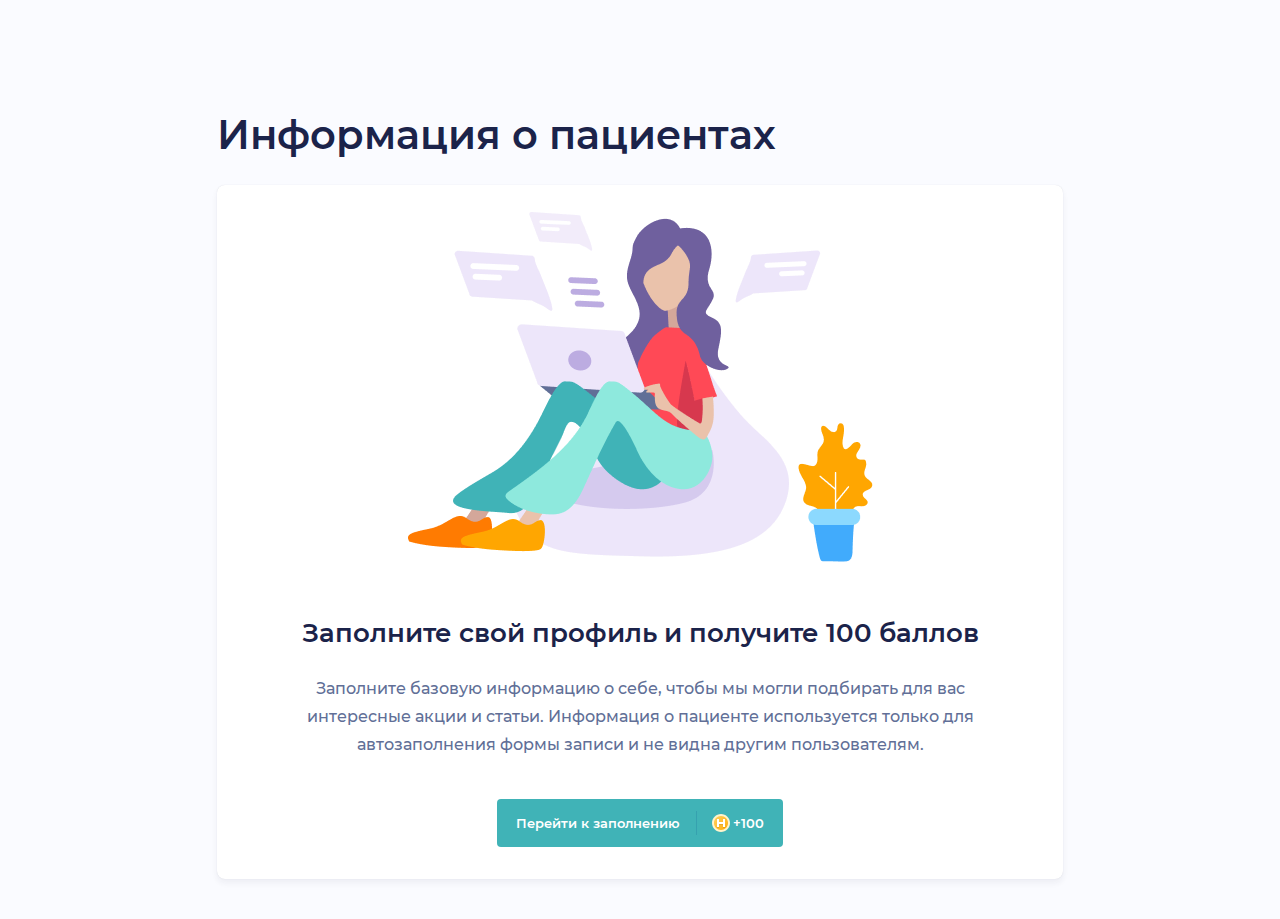
<file: public/napopravky/index.html>
<!DOCTYPE html>
<html lang="ru">

<head>
    <meta charset="UTF-8">
    <meta name="viewport" content="width=device-width, initial-scale=1.0">
    <title>НаПоправку — Информация о пациентах</title>
    <meta name="description" content="Test task for NaPopravky by Viktor Rybakov">

    <link rel="stylesheet" href="css/styles.css">
    <link rel="preload" href="fonts/montserrat-v14-latin_cyrillic-regular.woff2" as="font" type="font/woff2" crossorigin>
</head>

<body>
    <main class="main">
        <div class="main__container">
            <h1 class="main__title">Информация о пациентах</h1>

            <section class="user-info main__user-info">
                <picture class="user-info__picture">
                    <source media="(min-width: 960px)" type="image/webp" srcset="img/webp/working_remotely_desktop.webp 1x,
                          img/webp/working_remotely_desktop@2x.webp 2x">
                    <source type="image/webp" srcset="img/webp/working_remotely.webp 1x,
                          img/webp/working_remotely@2x.webp 2x">
                    <source media="(min-width: 960px)" srcset="img/working_remotely_desktop.png 1x,
                          img/working_remotely_desktop@2x.png 2x">
                    <img class="user-info__img" src="img/working_remotely.png" srcset="img/working_remotely@2x.png 2x" alt="Нарисованная сидящая девушка с ноутбуком на коленках">
                </picture>

                <h2 class="user-info__title">Заполните свой профиль и получите 100 баллов</h2>

                <p class="user-info__description">Заполните базовую информацию о&nbsp;себе, чтобы мы&nbsp;могли подбирать для вас интересные акции и&nbsp;статьи. Информация о&nbsp;пациенте используется только для автозаполнения формы записи и&nbsp;не&nbsp;видна другим пользователям.</p>

                <button class="button user-info__button js-user-info__button" type="button" aria-label="Перейти к заполнению" aria-controls="modal" aria-hidden="true">
                    <span class="button__text">Перейти к заполнению</span>
                    <span class="button__icon">+100</span>
                </button>
            </section>
        </div>

        <div class="modal js-modal">
            <section id="modal" class="modal__section js-modal__section" role="dialog" aria-modal="true">
                <header class="modal__header js-modal__header">
                    <button class="modal__close-button js-modal__close-button" type="button" aria-label="Закрыть">
                        <svg width="14" height="14" viewBox="0 0 14 14" fill="none" xmlns="http://www.w3.org/2000/svg">
                            <path fill-rule="evenodd" clip-rule="evenodd" d="M0.292893 0.292893C0.683417 -0.0976311 1.31658 -0.0976311 1.70711 0.292893L7 5.58579L12.2929 0.292893C12.6834 -0.0976311 13.3166 -0.0976311 13.7071 0.292893C14.0976 0.683417 14.0976 1.31658 13.7071 1.70711L8.41421 7L13.7071 12.2929C14.0976 12.6834 14.0976 13.3166 13.7071 13.7071C13.3166 14.0976 12.6834 14.0976 12.2929 13.7071L7 8.41421L1.70711 13.7071C1.31658 14.0976 0.683417 14.0976 0.292893 13.7071C-0.0976311 13.3166 -0.0976311 12.6834 0.292893 12.2929L5.58579 7L0.292893 1.70711C-0.0976311 1.31658 -0.0976311 0.683417 0.292893 0.292893Z" fill="#1B234A" />
                        </svg>
                    </button>

                    <h2 class="modal__title">Личные данные</h2>
                </header>

                <form class="modal__form form" action="https://echo.htmlacademy.ru" method="post">
                    <h3 class="form__title">Факторы риска</h3>

                    <p class="form__description">Эта информация поможет разработать для вас индивидуальный план регулярных обследований, подбирать акции и&nbsp;полезные статьи</p>

                    <fieldset class="form__fieldset form__fieldset_smoking">
                        <legend class="form__legend form__legend_smoking">Курение</legend>

                        <label class="radio form__radio">
                            <input class="radio__input visually-hidden" type="radio" name="smoking">
                            <span class="radio__box"></span>
                            <span class="radio__text">Не курю</span>
                        </label>

                        <label class="radio form__radio">
                            <input class="radio__input visually-hidden" type="radio" name="smoking">
                            <span class="radio__box"></span>
                            <span class="radio__text">Курю</span>
                        </label>

                        <label class="radio form__radio">
                            <input class="radio__input visually-hidden" type="radio" name="smoking" disabled>
                            <span class="radio__box"></span>
                            <span class="radio__text">Бросил(а)</span>
                        </label>
                    </fieldset>

                    <fieldset class="form__fieldset form__fieldset_chronic">
                        <legend class="form__legend form__legend_chronic">Хронические заболевания</legend>
                        <input class="form__chronic-input js-form__chronic-input" type="text" placeholder="Начните вводить название" autocomplete="off" title="введите название заболевания и нажмите Enter">

                        <ul class="form__chronic-list js-form__chronic-list">
                            <li class="form__chronic-item">
                                <div class="chronic-disease">
                                    <input class="chronic-disease__input visually-hidden" type="text" name="chronic-disease" value="Аллергия на анальгин" tabindex="-1">
                                    <span class="chronic-disease__text">Аллергия на анальгин</span>
                                    <button class="chronic-disease__button" type="button" aria-label="Удалить заболевание Аллергия на анальгин" title="Удалить">
                                        <svg width="8" height="8" viewBox="0 0 8 8" fill="none" xmlns="http://www.w3.org/2000/svg">
                                            <path d="M1.70711 0.292893C1.31658 -0.0976311 0.683417 -0.0976311 0.292893 0.292893C-0.0976311 0.683417 -0.0976311 1.31658 0.292893 1.70711L2.58579 4L0.292894 6.29289C-0.0976309 6.68342 -0.0976309 7.31658 0.292894 7.70711C0.683417 8.09763 1.31658 8.09763 1.70711 7.70711L4 5.41421L6.29289 7.70711C6.68342 8.09763 7.31658 8.09763 7.70711 7.70711C8.09763 7.31658 8.09763 6.68342 7.70711 6.29289L5.41421 4L7.70711 1.70711C8.09763 1.31658 8.09763 0.683417 7.70711 0.292893C7.31658 -0.0976311 6.68342 -0.0976311 6.29289 0.292893L4 2.58579L1.70711 0.292893Z" fill="#40B3B7" />
                                        </svg>
                                    </button>
                                </div>
                            </li>

                            <li class="form__chronic-item">
                                <div class="chronic-disease">
                                    <input class="chronic-disease__input visually-hidden" type="text" name="chronic-disease" value="Миопия" tabindex="-1">
                                    <span class="chronic-disease__text">Миопия</span>
                                    <button class="chronic-disease__button" type="button" aria-label="Удалить заболевание Миопия" title="Удалить">
                                        <svg width="8" height="8" viewBox="0 0 8 8" fill="none" xmlns="http://www.w3.org/2000/svg">
                                            <path d="M1.70711 0.292893C1.31658 -0.0976311 0.683417 -0.0976311 0.292893 0.292893C-0.0976311 0.683417 -0.0976311 1.31658 0.292893 1.70711L2.58579 4L0.292894 6.29289C-0.0976309 6.68342 -0.0976309 7.31658 0.292894 7.70711C0.683417 8.09763 1.31658 8.09763 1.70711 7.70711L4 5.41421L6.29289 7.70711C6.68342 8.09763 7.31658 8.09763 7.70711 7.70711C8.09763 7.31658 8.09763 6.68342 7.70711 6.29289L5.41421 4L7.70711 1.70711C8.09763 1.31658 8.09763 0.683417 7.70711 0.292893C7.31658 -0.0976311 6.68342 -0.0976311 6.29289 0.292893L4 2.58579L1.70711 0.292893Z" fill="#40B3B7" />
                                        </svg>
                                    </button>
                                </div>
                            </li>

                            <li class="form__chronic-item">
                                <div class="chronic-disease">
                                    <input class="chronic-disease__input visually-hidden" type="text" name="chronic-disease" value="Аллергия" tabindex="-1">
                                    <span class="chronic-disease__text">Аллергия</span>
                                    <button class="chronic-disease__button" type="button" aria-label="Удалить заболевание Аллергия" title="Удалить">
                                        <svg width="8" height="8" viewBox="0 0 8 8" fill="none" xmlns="http://www.w3.org/2000/svg">
                                            <path d="M1.70711 0.292893C1.31658 -0.0976311 0.683417 -0.0976311 0.292893 0.292893C-0.0976311 0.683417 -0.0976311 1.31658 0.292893 1.70711L2.58579 4L0.292894 6.29289C-0.0976309 6.68342 -0.0976309 7.31658 0.292894 7.70711C0.683417 8.09763 1.31658 8.09763 1.70711 7.70711L4 5.41421L6.29289 7.70711C6.68342 8.09763 7.31658 8.09763 7.70711 7.70711C8.09763 7.31658 8.09763 6.68342 7.70711 6.29289L5.41421 4L7.70711 1.70711C8.09763 1.31658 8.09763 0.683417 7.70711 0.292893C7.31658 -0.0976311 6.68342 -0.0976311 6.29289 0.292893L4 2.58579L1.70711 0.292893Z" fill="#40B3B7" />
                                        </svg>
                                    </button>
                                </div>
                            </li>

                            <li class="form__chronic-item">
                                <div class="chronic-disease">
                                    <input class="chronic-disease__input visually-hidden" type="text" name="chronic-disease" value="Гипертония" tabindex="-1">
                                    <span class="chronic-disease__text">Гипертония</span>
                                    <button class="chronic-disease__button" type="button" aria-label="Удалить заболевание Гипертония" title="Удалить">
                                        <svg width="8" height="8" viewBox="0 0 8 8" fill="none" xmlns="http://www.w3.org/2000/svg">
                                            <path d="M1.70711 0.292893C1.31658 -0.0976311 0.683417 -0.0976311 0.292893 0.292893C-0.0976311 0.683417 -0.0976311 1.31658 0.292893 1.70711L2.58579 4L0.292894 6.29289C-0.0976309 6.68342 -0.0976309 7.31658 0.292894 7.70711C0.683417 8.09763 1.31658 8.09763 1.70711 7.70711L4 5.41421L6.29289 7.70711C6.68342 8.09763 7.31658 8.09763 7.70711 7.70711C8.09763 7.31658 8.09763 6.68342 7.70711 6.29289L5.41421 4L7.70711 1.70711C8.09763 1.31658 8.09763 0.683417 7.70711 0.292893C7.31658 -0.0976311 6.68342 -0.0976311 6.29289 0.292893L4 2.58579L1.70711 0.292893Z" fill="#40B3B7" />
                                        </svg>
                                    </button>
                                </div>
                            </li>

                            <li class="form__chronic-item">
                                <div class="chronic-disease">
                                    <input class="chronic-disease__input visually-hidden" type="text" name="chronic-disease" value="Почечная недостаточность" tabindex="-1">
                                    <span class="chronic-disease__text">Почечная недостаточность</span>
                                    <button class="chronic-disease__button" type="button" aria-label="Удалить заболевание Почечная недостаточность" title="Удалить">
                                        <svg width="8" height="8" viewBox="0 0 8 8" fill="none" xmlns="http://www.w3.org/2000/svg">
                                            <path d="M1.70711 0.292893C1.31658 -0.0976311 0.683417 -0.0976311 0.292893 0.292893C-0.0976311 0.683417 -0.0976311 1.31658 0.292893 1.70711L2.58579 4L0.292894 6.29289C-0.0976309 6.68342 -0.0976309 7.31658 0.292894 7.70711C0.683417 8.09763 1.31658 8.09763 1.70711 7.70711L4 5.41421L6.29289 7.70711C6.68342 8.09763 7.31658 8.09763 7.70711 7.70711C8.09763 7.31658 8.09763 6.68342 7.70711 6.29289L5.41421 4L7.70711 1.70711C8.09763 1.31658 8.09763 0.683417 7.70711 0.292893C7.31658 -0.0976311 6.68342 -0.0976311 6.29289 0.292893L4 2.58579L1.70711 0.292893Z" fill="#40B3B7" />
                                        </svg>
                                    </button>
                                </div>
                            </li>

                            <li class="form__chronic-item">
                                <div class="chronic-disease">
                                    <input class="chronic-disease__input visually-hidden" type="text" name="chronic-disease" value="Аллергия на анальгин" tabindex="-1">
                                    <span class="chronic-disease__text">Аллергия на анальгин</span>
                                    <button class="chronic-disease__button" type="button" aria-label="Удалить заболевание Аллергия на анальгин" title="Удалить">
                                        <svg width="8" height="8" viewBox="0 0 8 8" fill="none" xmlns="http://www.w3.org/2000/svg">
                                            <path d="M1.70711 0.292893C1.31658 -0.0976311 0.683417 -0.0976311 0.292893 0.292893C-0.0976311 0.683417 -0.0976311 1.31658 0.292893 1.70711L2.58579 4L0.292894 6.29289C-0.0976309 6.68342 -0.0976309 7.31658 0.292894 7.70711C0.683417 8.09763 1.31658 8.09763 1.70711 7.70711L4 5.41421L6.29289 7.70711C6.68342 8.09763 7.31658 8.09763 7.70711 7.70711C8.09763 7.31658 8.09763 6.68342 7.70711 6.29289L5.41421 4L7.70711 1.70711C8.09763 1.31658 8.09763 0.683417 7.70711 0.292893C7.31658 -0.0976311 6.68342 -0.0976311 6.29289 0.292893L4 2.58579L1.70711 0.292893Z" fill="#40B3B7" />
                                        </svg>
                                    </button>
                                </div>
                            </li>

                            <li class="form__chronic-item">
                                <div class="chronic-disease">
                                    <input class="chronic-disease__input visually-hidden" type="text" name="chronic-disease" value="Миопия" tabindex="-1">
                                    <span class="chronic-disease__text">Миопия</span>
                                    <button class="chronic-disease__button" type="button" aria-label="Удалить заболевание Миопия" title="Удалить">
                                        <svg width="8" height="8" viewBox="0 0 8 8" fill="none" xmlns="http://www.w3.org/2000/svg">
                                            <path d="M1.70711 0.292893C1.31658 -0.0976311 0.683417 -0.0976311 0.292893 0.292893C-0.0976311 0.683417 -0.0976311 1.31658 0.292893 1.70711L2.58579 4L0.292894 6.29289C-0.0976309 6.68342 -0.0976309 7.31658 0.292894 7.70711C0.683417 8.09763 1.31658 8.09763 1.70711 7.70711L4 5.41421L6.29289 7.70711C6.68342 8.09763 7.31658 8.09763 7.70711 7.70711C8.09763 7.31658 8.09763 6.68342 7.70711 6.29289L5.41421 4L7.70711 1.70711C8.09763 1.31658 8.09763 0.683417 7.70711 0.292893C7.31658 -0.0976311 6.68342 -0.0976311 6.29289 0.292893L4 2.58579L1.70711 0.292893Z" fill="#40B3B7" />
                                        </svg>
                                    </button>
                                </div>
                            </li>

                            <li class="form__chronic-item">
                                <div class="chronic-disease">
                                    <input class="chronic-disease__input visually-hidden" type="text" name="chronic-disease" value="Аллергия" tabindex="-1">
                                    <span class="chronic-disease__text">Аллергия</span>
                                    <button class="chronic-disease__button" type="button" aria-label="Удалить заболевание Аллергия" title="Удалить">
                                        <svg width="8" height="8" viewBox="0 0 8 8" fill="none" xmlns="http://www.w3.org/2000/svg">
                                            <path d="M1.70711 0.292893C1.31658 -0.0976311 0.683417 -0.0976311 0.292893 0.292893C-0.0976311 0.683417 -0.0976311 1.31658 0.292893 1.70711L2.58579 4L0.292894 6.29289C-0.0976309 6.68342 -0.0976309 7.31658 0.292894 7.70711C0.683417 8.09763 1.31658 8.09763 1.70711 7.70711L4 5.41421L6.29289 7.70711C6.68342 8.09763 7.31658 8.09763 7.70711 7.70711C8.09763 7.31658 8.09763 6.68342 7.70711 6.29289L5.41421 4L7.70711 1.70711C8.09763 1.31658 8.09763 0.683417 7.70711 0.292893C7.31658 -0.0976311 6.68342 -0.0976311 6.29289 0.292893L4 2.58579L1.70711 0.292893Z" fill="#40B3B7" />
                                        </svg>
                                    </button>
                                </div>
                            </li>

                            <li class="form__chronic-item">
                                <div class="chronic-disease">
                                    <input class="chronic-disease__input visually-hidden" type="text" name="chronic-disease" value="Гипертония" tabindex="-1">
                                    <span class="chronic-disease__text">Гипертония</span>
                                    <button class="chronic-disease__button" type="button" aria-label="Удалить заболевание Гипертония" title="Удалить">
                                        <svg width="8" height="8" viewBox="0 0 8 8" fill="none" xmlns="http://www.w3.org/2000/svg">
                                            <path d="M1.70711 0.292893C1.31658 -0.0976311 0.683417 -0.0976311 0.292893 0.292893C-0.0976311 0.683417 -0.0976311 1.31658 0.292893 1.70711L2.58579 4L0.292894 6.29289C-0.0976309 6.68342 -0.0976309 7.31658 0.292894 7.70711C0.683417 8.09763 1.31658 8.09763 1.70711 7.70711L4 5.41421L6.29289 7.70711C6.68342 8.09763 7.31658 8.09763 7.70711 7.70711C8.09763 7.31658 8.09763 6.68342 7.70711 6.29289L5.41421 4L7.70711 1.70711C8.09763 1.31658 8.09763 0.683417 7.70711 0.292893C7.31658 -0.0976311 6.68342 -0.0976311 6.29289 0.292893L4 2.58579L1.70711 0.292893Z" fill="#40B3B7" />
                                        </svg>
                                    </button>
                                </div>
                            </li>

                            <li class="form__chronic-item">
                                <div class="chronic-disease">
                                    <input class="chronic-disease__input visually-hidden" type="text" name="chronic-disease" value="Почечная недостаточность" tabindex="-1">
                                    <span class="chronic-disease__text">Почечная недостаточность</span>
                                    <button class="chronic-disease__button" type="button" aria-label="Удалить заболевание Почечная недостаточность" title="Удалить">
                                        <svg width="8" height="8" viewBox="0 0 8 8" fill="none" xmlns="http://www.w3.org/2000/svg">
                                            <path d="M1.70711 0.292893C1.31658 -0.0976311 0.683417 -0.0976311 0.292893 0.292893C-0.0976311 0.683417 -0.0976311 1.31658 0.292893 1.70711L2.58579 4L0.292894 6.29289C-0.0976309 6.68342 -0.0976309 7.31658 0.292894 7.70711C0.683417 8.09763 1.31658 8.09763 1.70711 7.70711L4 5.41421L6.29289 7.70711C6.68342 8.09763 7.31658 8.09763 7.70711 7.70711C8.09763 7.31658 8.09763 6.68342 7.70711 6.29289L5.41421 4L7.70711 1.70711C8.09763 1.31658 8.09763 0.683417 7.70711 0.292893C7.31658 -0.0976311 6.68342 -0.0976311 6.29289 0.292893L4 2.58579L1.70711 0.292893Z" fill="#40B3B7" />
                                        </svg>
                                    </button>
                                </div>
                            </li>
                        </ul>

                        <template id="template">
                            <li class="form__chronic-item">
                                <div class="chronic-disease">
                                    <input class="chronic-disease__input visually-hidden" type="text" name="chronic-disease" value="" tabindex="-1">
                                    <span class="chronic-disease__text"></span>
                                    <button class="chronic-disease__button" type="button" aria-label="" title="Удалить">
                                        <svg width="8" height="8" viewBox="0 0 8 8" fill="none" xmlns="http://www.w3.org/2000/svg">
                                            <path d="M1.70711 0.292893C1.31658 -0.0976311 0.683417 -0.0976311 0.292893 0.292893C-0.0976311 0.683417 -0.0976311 1.31658 0.292893 1.70711L2.58579 4L0.292894 6.29289C-0.0976309 6.68342 -0.0976309 7.31658 0.292894 7.70711C0.683417 8.09763 1.31658 8.09763 1.70711 7.70711L4 5.41421L6.29289 7.70711C6.68342 8.09763 7.31658 8.09763 7.70711 7.70711C8.09763 7.31658 8.09763 6.68342 7.70711 6.29289L5.41421 4L7.70711 1.70711C8.09763 1.31658 8.09763 0.683417 7.70711 0.292893C7.31658 -0.0976311 6.68342 -0.0976311 6.29289 0.292893L4 2.58579L1.70711 0.292893Z" fill="#40B3B7" />
                                        </svg>
                                    </button>
                                </div>
                            </li>
                        </template>
                    </fieldset>

                    <h4 class="form__subtitle">Наследственность</h4>

                    <p class="form__subdescription">Какие из&nbsp;этих болезней были у&nbsp;ваших ближайших родственников (родителей, братьев, сестёр, бабушек, дедушек)? Это может влиять на&nbsp;вашу предрасположенность</p>

                    <div class="form__container">
                        <fieldset class="form__fieldset form__fieldset_male">
                            <legend class="form__legend form__legend_male">Мужчины</legend>

                            <label class="check form__check">
                                <input class="check__input visually-hidden" type="checkbox" name="genetic-male-diabetes">
                                <span class="check__box"></span>
                                <span class="check__text">Диабет</span>
                            </label>

                            <label class="check form__check">
                                <input class="check__input visually-hidden" type="checkbox" name="genetic-male-hypertension">
                                <span class="check__box"></span>
                                <span class="check__text">Гипертония</span>
                            </label>

                            <label class="check form__check">
                                <input class="check__input visually-hidden" type="checkbox" name="genetic-male-prostate-cancer">
                                <span class="check__box"></span>
                                <span class="check__text">Рак простаты</span>
                            </label>

                            <label class="check form__check">
                                <input class="check__input visually-hidden" type="checkbox" name="genetic-male-colon-cancer" disabled>
                                <span class="check__box"></span>
                                <span class="check__text">Рак толстого кишечника</span>
                            </label>

                            <label class="check form__check">
                                <input class="check__input visually-hidden" type="checkbox" name="genetic-male-skin-melanoma" disabled checked>
                                <span class="check__box"></span>
                                <span class="check__text">Меланома кожи</span>
                            </label>
                        </fieldset>

                        <fieldset class="form__fieldset form__fieldset_female">
                            <legend class="form__legend form__legend_female">Женщины</legend>

                            <label class="check form__check">
                                <input class="check__input visually-hidden" type="checkbox" name="genetic-female-diabetes">
                                <span class="check__box"></span>
                                <span class="check__text">Диабет</span>
                            </label>
                            <label class="check form__check">
                                <input class="check__input visually-hidden" type="checkbox" name="genetic-female-hypertension">
                                <span class="check__box"></span>
                                <span class="check__text">Гипертония</span>
                            </label>
                            <label class="check form__check">
                                <input class="check__input visually-hidden" type="checkbox" name="genetic-female-breast-cancer">
                                <span class="check__box"></span>
                                <span class="check__text">Рак молочной железы</span>
                            </label>
                            <label class="check form__check">
                                <input class="check__input visually-hidden" type="checkbox" name="genetic-female-cervical-cancer">
                                <span class="check__box"></span>
                                <span class="check__text">Рак шейки матки</span>
                            </label>
                            <label class="check form__check">
                                <input class="check__input visually-hidden" type="checkbox" name="genetic-female-ovarian-cancer">
                                <span class="check__box"></span>
                                <span class="check__text">Рак яичников</span>
                            </label>
                        </fieldset>
                    </div>

                    <button class="button form__submit">Добавить</button>
                </form>
            </section>
        </div>
    </main>
    <script src="js/scripts.js"></script>
</body>

</html>
</file>
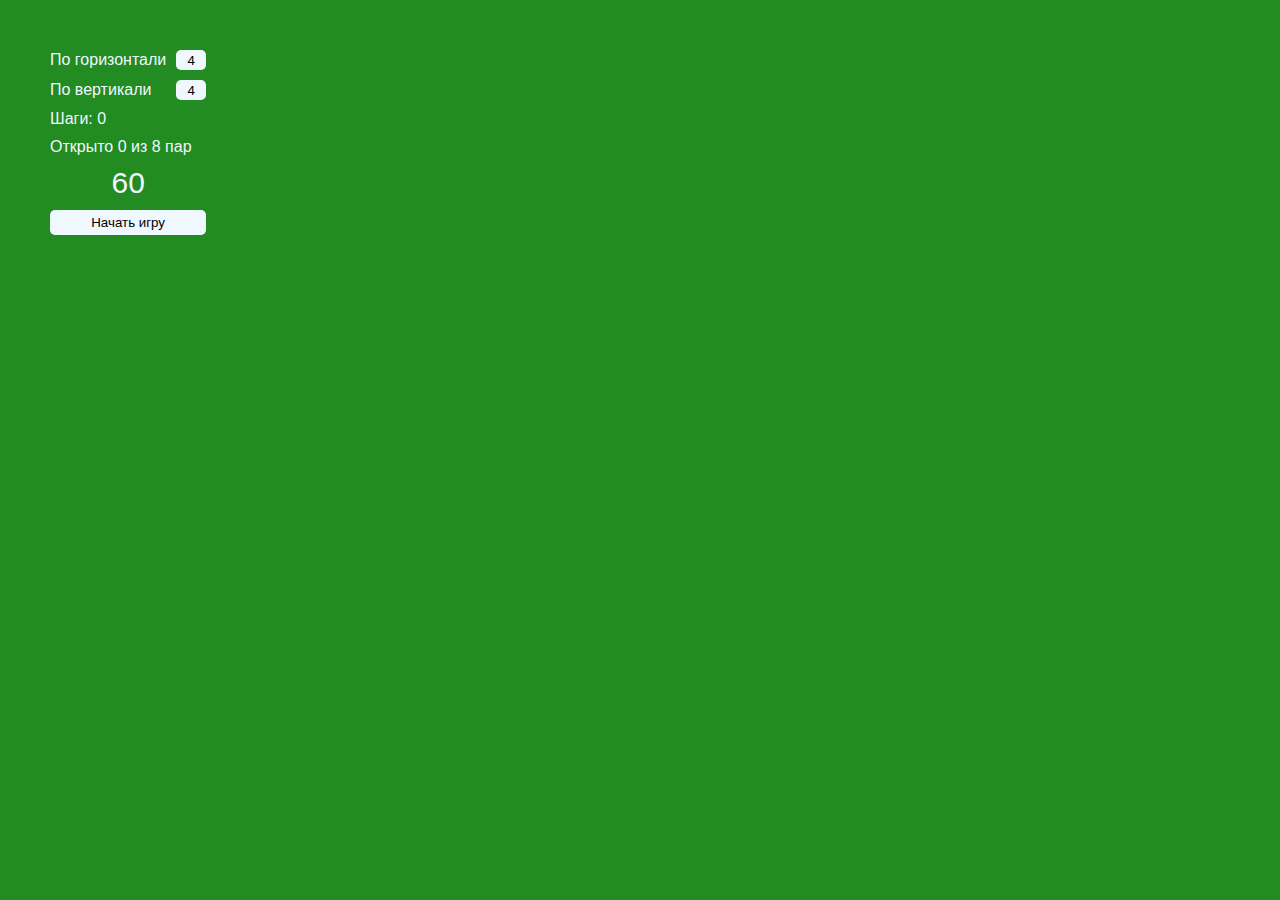
<file: public/pair-game/index.html>
<!DOCTYPE html>
<html lang="ru">
<head>
  <meta charset="UTF-8">
  <meta name="viewport" content="width=device-width, initial-scale=1.0">
  <title>Pair game</title>
  <link rel="stylesheet" href="styles.css">
  <script defer src="app-game.js"></script>
</head>
<body class="body">
  <div id="app-game" class="app-game container"></div>
</body>
</html>
</file>
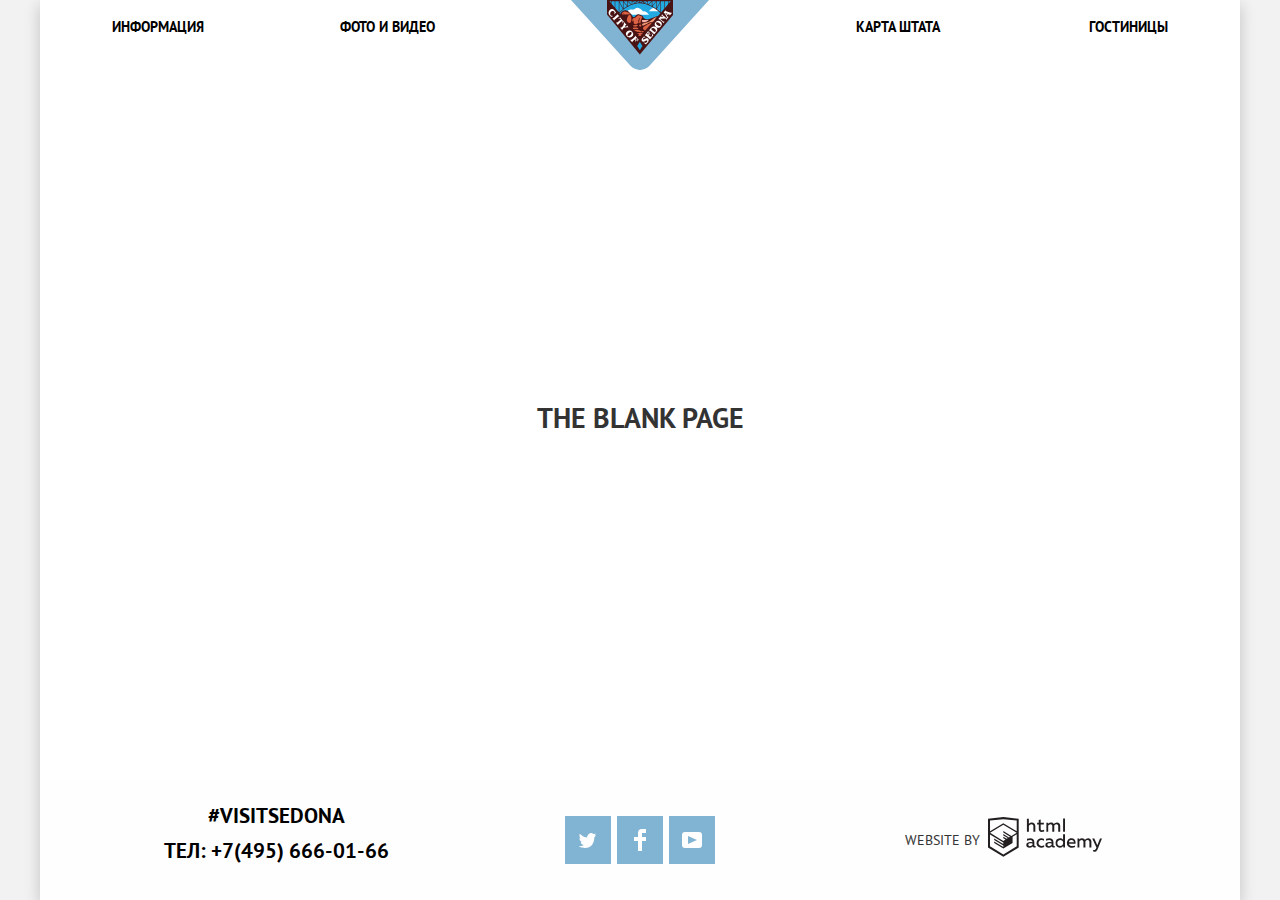
<file: public/html-academy-project/blank.html>
<!DOCTYPE html>
<html class="page" lang="ru">

<head>
  <meta charset="utf-8">
  <title>HTML Academy: Седона</title>
  <link rel="stylesheet" href="css/normalize.css">
  <link rel="stylesheet" href="css/style.min.css">

  <link rel="preload" href="fonts/ptsans.woff2" as="font" crossorigin="anonymous">
  <link rel="preload" href="fonts/ptsansbold.woff2" as="font" crossorigin="anonymous">
</head>

<body class="page-body">
  <svg class="visually-hidden" width="0" height="0" viewBox="0 0 0 0" aria-hidden="true">
    <symbol id="logo-htmlacademy" viewBox="0 0 114 40">
      <path fill-rule="evenodd" clip-rule="evenodd"
        d="M15.52.06h-.17L0 1.72v28.77l15.35 9.35 15.35-9.35V1.72L15.52.06zm61.5 1.56h-1.93v13.11h1.93V1.63zm-36.16.01v5.14a3.98 3.98 0 012.85-1.23c.97-.06 1.92.3 2.62 1 .69.7 1.06 1.67 1.01 2.67v5.55h-1.97v-5.3c.05-.51-.1-1.03-.41-1.43a1.9 1.9 0 00-1.3-.72h-.3c-1.01.06-1.93.62-2.46 1.5v5.95h-2V1.63h1.96zm36.16 28.85h-1.74v-1.42a4.06 4.06 0 01-3.37 1.66 4.7 4.7 0 01-4.33-4.74 4.7 4.7 0 014.33-4.73c1.21-.04 2.37.47 3.17 1.4v-5.33h1.94v13.16zm-29.95-1.42c.2 0 .39-.04.58-.1v1.43c-.4.15-.82.23-1.25.22a1.76 1.76 0 01-1.76-1.08 5.04 5.04 0 01-3.31 1.17c-1.6 0-3.07-.9-3.07-2.75 0-2.3 2.1-3.01 3.91-3.01.77.01 1.54.1 2.29.27v-.33c0-1.07-.8-1.9-2.31-1.9-1.1 0-2.17.23-3.17.68v-1.83c1.09-.38 2.22-.58 3.37-.6 2.49 0 4.02 1.22 4.02 3.95v3.23a.6.6 0 00.13.43c.1.12.23.2.39.2h.18v.02zm-6.8-1.22c.03.39.2.75.5 1 .28.26.66.38 1.04.35h.12c.95 0 1.87-.39 2.54-1.08v-1.53c-.63-.14-1.27-.21-1.91-.23-1.05 0-2.28.36-2.28 1.49zm15.75-5.9a5.18 5.18 0 00-2.7-.7h-.38c-1.2.05-2.35.58-3.18 1.48-.83.9-1.27 2.1-1.23 3.34v.44a4.48 4.48 0 004.72 4.23c1 .03 2-.18 2.91-.61v-1.85c-.78.45-1.67.69-2.56.7a2.88 2.88 0 01-2.66-1.43 3.02 3.02 0 010-3.07 2.88 2.88 0 012.66-1.43c.86 0 1.7.26 2.42.75v-1.85zm10.13 7.12c.2 0 .4-.04.58-.1v1.43c-.4.15-.82.23-1.24.22a1.76 1.76 0 01-1.77-1.08 5.04 5.04 0 01-3.3 1.17c-1.6 0-3.08-.9-3.08-2.75 0-2.3 2.11-3.01 3.92-3.01.77.01 1.53.1 2.29.27v-.33c0-1.07-.8-1.9-2.32-1.9-1.09 0-2.16.23-3.16.68v-1.83c1.08-.38 2.22-.58 3.37-.6 2.49 0 4.02 1.22 4.02 3.95v3.23a.6.6 0 00.12.43c.1.12.24.2.4.2h.17v.02zm-6.3-.21c-.29-.26-.47-.62-.5-1.01h.03c0-1.13 1.16-1.49 2.28-1.49.64.02 1.28.1 1.9.23v1.53a3.54 3.54 0 01-2.54 1.08h-.11a1.4 1.4 0 01-1.05-.34zm9.48-2.92c0-1.64 1.3-2.98 2.9-2.98l.03.06c1.21 0 2.31.73 2.8 1.86v2.16a3.02 3.02 0 01-2.82 1.88 2.95 2.95 0 01-2.91-2.98zm14.02-4.68c3.5 0 4.7 2.89 4.13 5.49h-6.56c.22 1.62 1.76 2.28 3.37 2.28.96 0 1.91-.22 2.78-.64v1.73c-1 .43-2.08.64-3.16.61-2.67 0-5.01-1.53-5.01-4.77a4.57 4.57 0 011.14-3.27c.8-.89 1.9-1.41 3.08-1.46h.23v.03zm-2.48 3.93a2.42 2.42 0 012.57-2.27h.05c.62-.06 1.23.17 1.67.62.44.45.67 1.08.62 1.71h-4.91v-.06zm8.62 5.28V21.5h1.74v1.07a3.98 3.98 0 012.93-1.37 3 3 0 012.79 1.52 4.3 4.3 0 013.07-1.44 3.2 3.2 0 012.49 1.01c.64.69.97 1.63.88 2.58v5.61h-2v-5.55c.05-.46-.08-.91-.37-1.27a1.67 1.67 0 00-1.13-.62h-.27c-.87.05-1.67.5-2.19 1.2v6.24h-2v-5.55c.04-.46-.1-.92-.38-1.27-.29-.35-.7-.57-1.15-.61h-.21c-.94.08-1.8.6-2.33 1.4v6.07h-1.83l-.04-.06zm24.49-8.99h-2l-2.66 6.8-3.01-6.78h-2.11l4.22 9.06-.18.45c-.52 1.36-1.24 2.05-2.19 2.05-.3 0-.6-.04-.9-.13v1.7c.39.1.78.14 1.17.15 1.33 0 2.58-.75 3.53-3.09l4.13-10.2zM52.68 5.8V2.55l-1.95.46v2.72h-1.59V7.5h1.65V12c-.07.83.23 1.64.82 2.21.59.58 1.4.85 2.2.75.79 0 1.58-.12 2.33-.38v-1.73c-.57.24-1.17.36-1.78.36-1.14 0-1.67-.39-1.67-1.58v-4.1h3.16V5.78H52.7zm5.7 8.96v-9h1.76v1.08a3.98 3.98 0 012.92-1.38A3 3 0 0165.8 6.9a4.3 4.3 0 013.07-1.44 3.2 3.2 0 012.5 1.05c.63.7.94 1.66.84 2.62v5.62h-2V9.2c.04-.46-.1-.91-.37-1.27a1.67 1.67 0 00-1.14-.62h-.24c-.86.05-1.66.5-2.18 1.2v6.24h-2V9.2c.04-.46-.1-.91-.37-1.27a1.67 1.67 0 00-1.13-.62h-.25c-.94.08-1.8.6-2.33 1.39v6.07H58.4zM28.7 29.3v.02-.02zm0-11.98V29.3l-13.35 8.13L2 29.32v-11.8L15.3 25.6v1.42l-9.1-5.5v1.41l9.15 5.62v1.5L6.19 24.5v1.45l9.16 5.62 9.23-5.65v-6.1l4.12-2.5zm0-1.54l-3.66 2.16-1.7 1.07-8.03-4.93v1.42l6.85 4.23-.15.1-1.06.58-5.66-3.46v1.45l4.47 2.72-1.05.72-3.38-2.05v1.41l2.22 1.34-2.25 1.36L2.1 15.86l13.2-8.13 13.4 8.05zM15.3 6.28l13.42 8.07V3.56L15.36 2.13 2.02 3.56v10.8l13.27-8.09z" />
    </symbol>

    <symbol id="twitter" viewBox="0 0 17 16">
      <path d="M10.95 1.14a3.1 3.1 0 013.58 1.18c.67-.23 1.33-.48 2-.7a2.34 2.34 0 01-.85 1.76c.69.17 1.3-.49 1.3-.49-.16 1-1 1.79-1.56 2.03C15.2 11.67 12.25 16.13 5.34 16H4.9c-.41 0-4.17-.46-4.9-1.89 2.27.2 3.9-.42 4.7-1.18-.97-.3-2.69-.47-2.99-2.95.35.11.57.23 1.2.12C1.7 9.25.36 8.53.44 6.33a1.9 1.9 0 001.34.47c-.7-.24-1.97-3.36-.9-4.95 1.82 1.85 3.74 3.6 7.16 3.77.2-2.29 1.13-3.83 2.9-4.48z" />
    </symbol>

    <symbol id="facebook" viewBox="0 0 12 22">
      <path d="M12 4V0H8a4 4 0 00-4 4v4H0v4h4v10h4V12h4V8H8V4h4z" />
    </symbol>

    <symbol id="youtube" viewBox="0 0 20 16">
      <path fill-rule="evenodd" clip-rule="evenodd"
        d="M3 0h14a3 3 0 013 3v10a3 3 0 01-3 3H3a3 3 0 01-3-3V3a3 3 0 013-3zm3.03 4v8L15 8 6.03 4z" />
    </symbol>
  </svg>

  <div class="fix-container">
    <header class="header">
      <nav class="header__navigation navigation">
        <a class="navigation__logo-link" href="index.html" aria-label="На гланую страницу">
          <img class="navigation__logo-img" src="img/logo.svg" width="138" height="70"
               alt="Логотип города Седона: мост над горами на фоне облаков">
        </a>

        <ul class="navigation__menu menu">
          <li class="menu__item">
            <a class="menu__link link" href="blank.html">Информация</a>
          </li>

          <li class="menu__item">
            <a class="menu__link link" href="blank.html">Фото и видео</a>
          </li>

          <li class="menu__item">
            <a class="menu__link link" href="blank.html">Карта штата</a>
          </li>

          <li class="menu__item">
            <a class="menu__link link" href="hotels.html">Гостиницы</a>
          </li>
        </ul>
      </nav>
    </header>

    <main class="main main--blank">
      <h1>
        The blank page
      </h1>
    </main>

    <footer class="footer">
      <section class="footer__address-section">
        <h2 class="visually-hidden">Контакты</h2>

        <address class="footer__address">
          <p class="footer__tag">#visitSEDONA</p>

          <a class="footer__link link" href="tel:+74956660166">Тел: +7(495) 666-01-66</a>
        </address>
      </section>

      <section class="footer__section">
        <h2 class="visually-hidden">Социальные сети</h2>

        <ul class="footer__socials socials">
          <li class="socials__item">
            <a class="socials__link" href="https://twitter.com/" target="_blank" aria-label="Twitter"
               rel="noopener noreferrer nofollow">
              <svg class="socials__icon" width="17" height="16" aria-hidden="true">
                <use class="socials__icon-symbol" href="#twitter"></use>
              </svg>
            </a>
          </li>

          <li class="socials__item">
            <a class="socials__link" href="https://facebook.com/" target="_blank" aria-label="Facebook"
               rel="noopener noreferrer nofollow">
              <svg class="socials__icon" width="12" height="22" aria-hidden="true">
                <use class="socials__icon-symbol" href="#facebook"></use>
              </svg>
            </a>
          </li>

          <li class="socials__item">
            <a class="socials__link" href="https://www.youtube.com/" target="_blank" aria-label="Youtube"
               rel="noopener noreferrer nofollow">
              <svg class="socials__icon" width="20" height="16" aria-hidden="true">
                <use class="socials__icon-symbol" href="#youtube"></use>
              </svg>
            </a>
          </li>
        </ul>
      </section>

      <p class="footer__logo">
        <span class="footer__logo-text">Website by</span>

        <a class="footer__logo-link" href="https://htmlacademy.ru/intensive/htmlcss" target="_blank"
           aria-label="HTML Academy" rel="noopener noreferrer nofollow">
          <svg class="footer__logo-icon" width="114" height="40" aria-hidden="true">
            <use class="footer__logo-icon-symbol" href="#logo-htmlacademy"></use>
          </svg>
        </a>
      </p>
    </footer>
  </div>
</body>

</html>
</file>
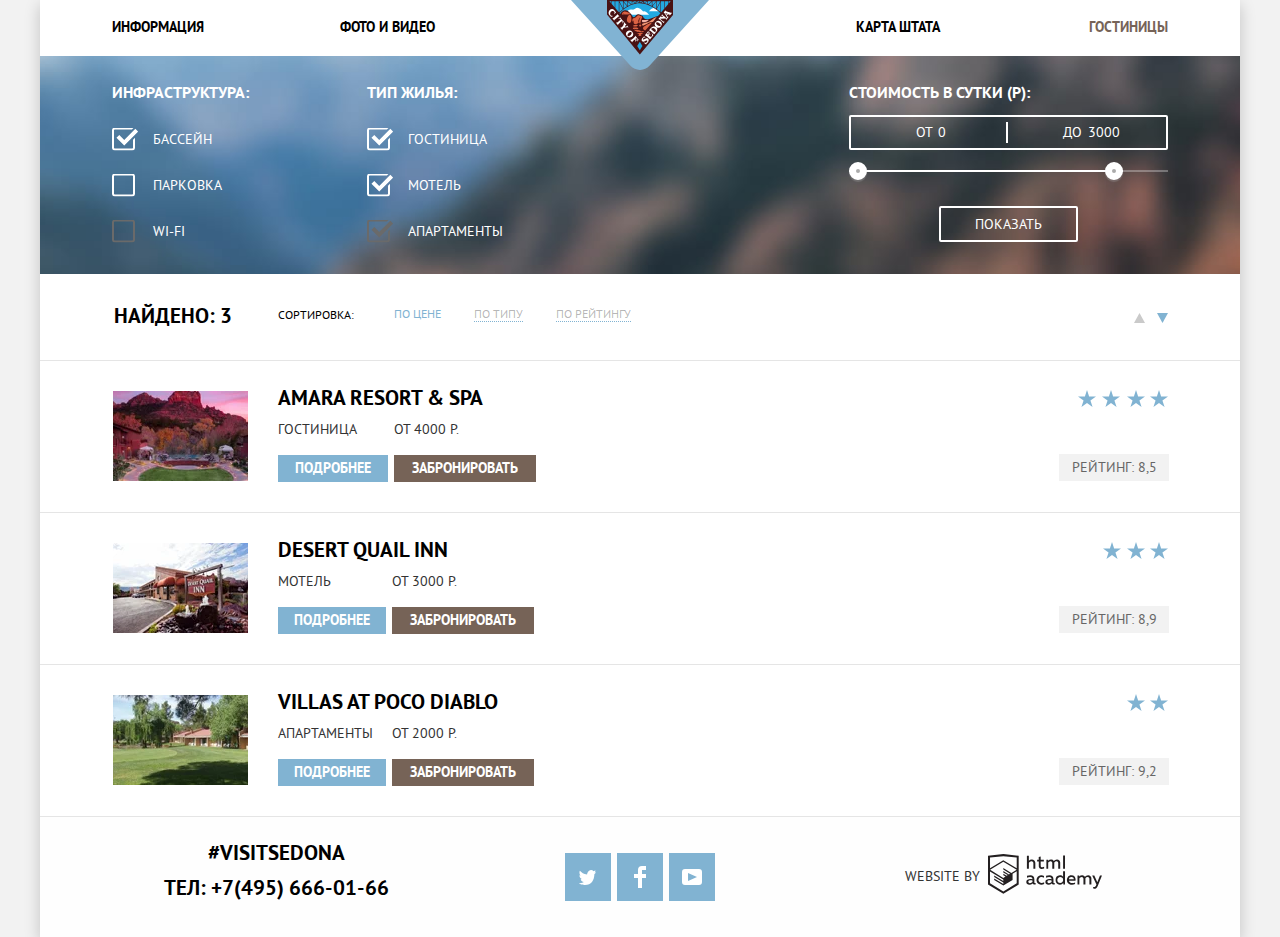
<file: public/html-academy-project/hotels.html>
<!DOCTYPE html>
<html class="page" lang="ru">

<head>
  <meta charset="utf-8">
  <title>HTML Academy: Седона</title>
  <link rel="stylesheet" href="css/normalize.css">
  <link rel="stylesheet" href="css/style.min.css">

  <link rel="preload" href="fonts/ptsans.woff2" as="font" crossorigin="anonymous">
  <link rel="preload" href="fonts/ptsansbold.woff2" as="font" crossorigin="anonymous">
</head>

<body class="page-body">
  <svg class="visually-hidden" width="0" height="0" viewBox="0 0 0 0" aria-hidden="true">
    <symbol id="logo-htmlacademy" viewBox="0 0 114 40">
      <path fill-rule="evenodd" clip-rule="evenodd"
        d="M15.52.06h-.17L0 1.72v28.77l15.35 9.35 15.35-9.35V1.72L15.52.06zm61.5 1.56h-1.93v13.11h1.93V1.63zm-36.16.01v5.14a3.98 3.98 0 012.85-1.23c.97-.06 1.92.3 2.62 1 .69.7 1.06 1.67 1.01 2.67v5.55h-1.97v-5.3c.05-.51-.1-1.03-.41-1.43a1.9 1.9 0 00-1.3-.72h-.3c-1.01.06-1.93.62-2.46 1.5v5.95h-2V1.63h1.96zm36.16 28.85h-1.74v-1.42a4.06 4.06 0 01-3.37 1.66 4.7 4.7 0 01-4.33-4.74 4.7 4.7 0 014.33-4.73c1.21-.04 2.37.47 3.17 1.4v-5.33h1.94v13.16zm-29.95-1.42c.2 0 .39-.04.58-.1v1.43c-.4.15-.82.23-1.25.22a1.76 1.76 0 01-1.76-1.08 5.04 5.04 0 01-3.31 1.17c-1.6 0-3.07-.9-3.07-2.75 0-2.3 2.1-3.01 3.91-3.01.77.01 1.54.1 2.29.27v-.33c0-1.07-.8-1.9-2.31-1.9-1.1 0-2.17.23-3.17.68v-1.83c1.09-.38 2.22-.58 3.37-.6 2.49 0 4.02 1.22 4.02 3.95v3.23a.6.6 0 00.13.43c.1.12.23.2.39.2h.18v.02zm-6.8-1.22c.03.39.2.75.5 1 .28.26.66.38 1.04.35h.12c.95 0 1.87-.39 2.54-1.08v-1.53c-.63-.14-1.27-.21-1.91-.23-1.05 0-2.28.36-2.28 1.49zm15.75-5.9a5.18 5.18 0 00-2.7-.7h-.38c-1.2.05-2.35.58-3.18 1.48-.83.9-1.27 2.1-1.23 3.34v.44a4.48 4.48 0 004.72 4.23c1 .03 2-.18 2.91-.61v-1.85c-.78.45-1.67.69-2.56.7a2.88 2.88 0 01-2.66-1.43 3.02 3.02 0 010-3.07 2.88 2.88 0 012.66-1.43c.86 0 1.7.26 2.42.75v-1.85zm10.13 7.12c.2 0 .4-.04.58-.1v1.43c-.4.15-.82.23-1.24.22a1.76 1.76 0 01-1.77-1.08 5.04 5.04 0 01-3.3 1.17c-1.6 0-3.08-.9-3.08-2.75 0-2.3 2.11-3.01 3.92-3.01.77.01 1.53.1 2.29.27v-.33c0-1.07-.8-1.9-2.32-1.9-1.09 0-2.16.23-3.16.68v-1.83c1.08-.38 2.22-.58 3.37-.6 2.49 0 4.02 1.22 4.02 3.95v3.23a.6.6 0 00.12.43c.1.12.24.2.4.2h.17v.02zm-6.3-.21c-.29-.26-.47-.62-.5-1.01h.03c0-1.13 1.16-1.49 2.28-1.49.64.02 1.28.1 1.9.23v1.53a3.54 3.54 0 01-2.54 1.08h-.11a1.4 1.4 0 01-1.05-.34zm9.48-2.92c0-1.64 1.3-2.98 2.9-2.98l.03.06c1.21 0 2.31.73 2.8 1.86v2.16a3.02 3.02 0 01-2.82 1.88 2.95 2.95 0 01-2.91-2.98zm14.02-4.68c3.5 0 4.7 2.89 4.13 5.49h-6.56c.22 1.62 1.76 2.28 3.37 2.28.96 0 1.91-.22 2.78-.64v1.73c-1 .43-2.08.64-3.16.61-2.67 0-5.01-1.53-5.01-4.77a4.57 4.57 0 011.14-3.27c.8-.89 1.9-1.41 3.08-1.46h.23v.03zm-2.48 3.93a2.42 2.42 0 012.57-2.27h.05c.62-.06 1.23.17 1.67.62.44.45.67 1.08.62 1.71h-4.91v-.06zm8.62 5.28V21.5h1.74v1.07a3.98 3.98 0 012.93-1.37 3 3 0 012.79 1.52 4.3 4.3 0 013.07-1.44 3.2 3.2 0 012.49 1.01c.64.69.97 1.63.88 2.58v5.61h-2v-5.55c.05-.46-.08-.91-.37-1.27a1.67 1.67 0 00-1.13-.62h-.27c-.87.05-1.67.5-2.19 1.2v6.24h-2v-5.55c.04-.46-.1-.92-.38-1.27-.29-.35-.7-.57-1.15-.61h-.21c-.94.08-1.8.6-2.33 1.4v6.07h-1.83l-.04-.06zm24.49-8.99h-2l-2.66 6.8-3.01-6.78h-2.11l4.22 9.06-.18.45c-.52 1.36-1.24 2.05-2.19 2.05-.3 0-.6-.04-.9-.13v1.7c.39.1.78.14 1.17.15 1.33 0 2.58-.75 3.53-3.09l4.13-10.2zM52.68 5.8V2.55l-1.95.46v2.72h-1.59V7.5h1.65V12c-.07.83.23 1.64.82 2.21.59.58 1.4.85 2.2.75.79 0 1.58-.12 2.33-.38v-1.73c-.57.24-1.17.36-1.78.36-1.14 0-1.67-.39-1.67-1.58v-4.1h3.16V5.78H52.7zm5.7 8.96v-9h1.76v1.08a3.98 3.98 0 012.92-1.38A3 3 0 0165.8 6.9a4.3 4.3 0 013.07-1.44 3.2 3.2 0 012.5 1.05c.63.7.94 1.66.84 2.62v5.62h-2V9.2c.04-.46-.1-.91-.37-1.27a1.67 1.67 0 00-1.14-.62h-.24c-.86.05-1.66.5-2.18 1.2v6.24h-2V9.2c.04-.46-.1-.91-.37-1.27a1.67 1.67 0 00-1.13-.62h-.25c-.94.08-1.8.6-2.33 1.39v6.07H58.4zM28.7 29.3v.02-.02zm0-11.98V29.3l-13.35 8.13L2 29.32v-11.8L15.3 25.6v1.42l-9.1-5.5v1.41l9.15 5.62v1.5L6.19 24.5v1.45l9.16 5.62 9.23-5.65v-6.1l4.12-2.5zm0-1.54l-3.66 2.16-1.7 1.07-8.03-4.93v1.42l6.85 4.23-.15.1-1.06.58-5.66-3.46v1.45l4.47 2.72-1.05.72-3.38-2.05v1.41l2.22 1.34-2.25 1.36L2.1 15.86l13.2-8.13 13.4 8.05zM15.3 6.28l13.42 8.07V3.56L15.36 2.13 2.02 3.56v10.8l13.27-8.09z" />
    </symbol>

    <symbol id="twitter" viewBox="0 0 17 16">
      <path d="M10.95 1.14a3.1 3.1 0 013.58 1.18c.67-.23 1.33-.48 2-.7a2.34 2.34 0 01-.85 1.76c.69.17 1.3-.49 1.3-.49-.16 1-1 1.79-1.56 2.03C15.2 11.67 12.25 16.13 5.34 16H4.9c-.41 0-4.17-.46-4.9-1.89 2.27.2 3.9-.42 4.7-1.18-.97-.3-2.69-.47-2.99-2.95.35.11.57.23 1.2.12C1.7 9.25.36 8.53.44 6.33a1.9 1.9 0 001.34.47c-.7-.24-1.97-3.36-.9-4.95 1.82 1.85 3.74 3.6 7.16 3.77.2-2.29 1.13-3.83 2.9-4.48z" />
    </symbol>

    <symbol id="facebook" viewBox="0 0 12 22">
      <path d="M12 4V0H8a4 4 0 00-4 4v4H0v4h4v10h4V12h4V8H8V4h4z" />
    </symbol>

    <symbol id="youtube" viewBox="0 0 20 16">
      <path fill-rule="evenodd" clip-rule="evenodd"
        d="M3 0h14a3 3 0 013 3v10a3 3 0 01-3 3H3a3 3 0 01-3-3V3a3 3 0 013-3zm3.03 4v8L15 8 6.03 4z" />
    </symbol>

    <symbol id="order-link-increase" viewBox="0 0 11 10">
      <path d="M5.5 0L0 10h11L5.5 0z" />
    </symbol>

    <symbol id="order-link-decrease" viewBox="0 0 11 10">
      <path d="M5.5 10L0 0h11" />
    </symbol>
  </svg>

  <div class="fix-container">
    <header class="header">
      <nav class="header__navigation navigation">
        <a class="navigation__logo-link" href="index.html" aria-label="На гланую страницу">
          <img class="navigation__logo-img" src="img/logo.svg" width="138" height="70"
               alt="Логотип города Седона: мост над горами на фоне облаков">
        </a>

        <ul class="navigation__menu menu">
          <li class="menu__item">
            <a class="menu__link link" href="blank.html">Информация</a>
          </li>

          <li class="menu__item">
            <a class="menu__link link" href="blank.html">Фото и видео</a>
          </li>

          <li class="menu__item">
            <a class="menu__link link" href="blank.html">Карта штата</a>
          </li>

          <li class="menu__item">
            <a class="menu__link menu__link--current link">Гостиницы</a>
          </li>
        </ul>
      </nav>
    </header>

    <main class="main">
      <section class="search-section">
        <h1 class="visually-hidden">Поиск гостиницы</h1>

        <form class="search-section__form search-form" method="GET" action="https://echo.htmlacademy.ru/">
          <fieldset class="search-form__fieldset">
            <legend class="search-form__legend">Инфраструктура:</legend>

            <input class="seach-form__checkbox visually-hidden" type="checkbox" id="swimming-pool" name="swimming-pool" checked>
            <label class="search-form__label" for="swimming-pool">Бассейн</label>

            <input class="seach-form__checkbox visually-hidden" type="checkbox" id="parking" name="parking">
            <label class="search-form__label" for="parking">Парковка</label>

            <input class="seach-form__checkbox visually-hidden" type="checkbox" id="wi-fi" name="wi-fi" disabled>
            <label class="search-form__label" for="wi-fi">Wi-Fi</label>
          </fieldset>

          <fieldset class="search-form__fieldset">
            <legend class="search-form__legend">Тип жилья:</legend>

            <input class="seach-form__checkbox visually-hidden" type="checkbox" id="hotel" name="hotel" checked>
            <label class="search-form__label" for="hotel">Гостиница</label>

            <input class="seach-form__checkbox visually-hidden" type="checkbox" id="motel" name="motel" checked>
            <label class="search-form__label" for="motel">Мотель</label>

            <input class="seach-form__checkbox visually-hidden" type="checkbox" id="apartments" name="apartments" checked disabled>
            <label class="search-form__label" for="apartments">Апартаменты</label>
          </fieldset>

          <div class="search-form__range-wrapper">
            <fieldset class="search-form__fieldset search-form__fieldset--range">
              <legend class="search-form__legend">Стоимость в сутки (Р):</legend>

              <div class="search-form__range range">
                <div class="range__inputs-container">
                  <label class="range__label">
                    От
                    <input class="range__input" type="text" name="cost-from" placeholder="0" pattern="^\d+$" inputmode="numeric">
                  </label>

                  <label class="range__label">
                    До
                    <input class="range__input" type="text" name="cost-to" placeholder="3000" pattern="^\d+$" inputmode="numeric">
                  </label>
                </div>

                <div class="range__scale">
                  <div class="range__bar" style="margin-left: 0%; width: 86%;">
                    <div class="range__toggle range__toggle--min" tabindex="0" aria-label="Изменить нижнюю границу цены"></div>
                    <div class="range__toggle range__toggle--max" tabindex="0" aria-label="Изменить верхнюю границу цены"></div>
                  </div>
                </div>
              </div>
            </fieldset>

            <button class="search-form__button" type="submit">Показать</button>
          </div>
        </form>
      </section>

      <section class="results-section">
        <header class="results-section__header">
          <h2 class="visually-hidden">Результаты поиска</h2>

          <p class="results-section__header-title">Найдено: 3</p>

          <div class="results-section__results-controls results-controls">
            <p class="results-controls__label">Сортировка:</p>

            <ul class="results-controls__list">
              <li class="results-controls__list-item">
                <a class="results-controls__sort-link results-controls__sort-link--current">По цене</a>
              </li>

              <li class="results-controls__list-item">
                <a class="results-controls__sort-link" href="?sort=type">По типу</a>
              </li>

              <li class="results-controls__list-item">
                <a class="results-controls__sort-link" href="?sort=rating">По рейтингу</a>
              </li>
            </ul>

            <div class="results-controls__order-links-wrapper">
              <a class="results-controls__order-link" href="?order=decrease" aria-label="Сортировка по убыванию">
                <svg class="results-controls__order-link-icon" width="11" height="10" aria-hidden="true">
                  <use class="results-controls__order-link-icon-symbol" href="#order-link-increase"></use>
                </svg>
              </a>

              <a class="results-controls__order-link results-controls__order-link--current" aria-label="Сортировка по возрастанию">
                <svg class="results-controls__order-link-icon" width="11" height="10" aria-hidden="true">
                  <use class="results-controls__order-link-icon-symbol" href="#order-link-decrease"></use>
                </svg>
              </a>
            </div>
          </div>
        </header>

        <ul class="results-section__list">
          <li class="results-section__list-item">
            <article class="hotel">
              <div class="hotel__info-container">
                <a class="hotel__title-link link" href="blank.html">
                  <h3 class="hotel__title">Amara Resort &amp; Spa</h3>
                </a>

                <p class="hotel__type">Гостиница</p>

                <p class="hotel__price">
                  <span class="visually-hidden">Цена</span>
                  От 4000 Р.
                </p>

                <a class="hotel__about button button--blue" href="blank.html">Подробнее</a>

                <a class="hotel__booking button button--brown" href="blank.html">Забронировать</a>
              </div>

              <picture class="hotel__picture">
                <source type="image/webp" srcset="img/hotel-1.webp 1x,
                              img/hotel-1@2x.webp 2x">
                <img class="hotel__image" src="img/hotel-1.jpg" srcset="img/hotel-1@2x.jpg 2x"
                     alt="Зеленая площадка около отеля на фоне гор" width="135" height="90">
              </picture>

              <div class="hotel__rating-container">
                <img class="hotel__stars" src="img/4-stars.svg" alt="4 звезды" width="91" height="17">

                <p class="hotel__rating">Рейтинг: 8,5</p>
              </div>
            </article>
          </li>

          <li class="results-section__list-item">
            <article class="hotel">
              <div class="hotel__info-container">
                <a class="hotel__title-link link" href="blank.html">
                  <h3 class="hotel__title">Desert Quail Inn</h3>
                </a>

                <p class="hotel__type">Мотель</p>

                <p class="hotel__price">
                  <span class="visually-hidden">Цена</span>
                  От 3000 Р.
                </p>

                <a class="hotel__about-button button button--blue" href="blank.html">Подробнее</a>

                <a class="hotel__booking button button--brown" href="blank.html">Забронировать</a>
              </div>

              <picture class="hotel__picture">
                <source type="image/webp" srcset="img/hotel-2.webp 1x,
                              img/hotel-2@2x.webp 2x">
                <img class="hotel__image" src="img/hotel-2.jpg" srcset="img/hotel-2@2x.jpg 2x"
                     alt="Отель в ковбойском стиле" width="135" height="90">
              </picture>

              <div class="hotel__rating-container">
                <img class="hotel__stars" src="img/3-stars.svg" alt="3 звезды" width="66" height="17">

                <p class="hotel__rating">Рейтинг: 8,9</p>
              </div>
            </article>
          </li>

          <li class="results-section__list-item">
            <article class="hotel">
              <div class="hotel__info-container">
                <a class="hotel__title-link link" href="blank.html">
                  <h3 class="hotel__title">Villas at Poco Diablo</h3>
                </a>

                <p class="hotel__type">Апартаменты</p>

                <p class="hotel__price">
                  <span class="visually-hidden">Цена</span>
                  От 2000 Р.
                </p>

                <a class="hotel__about-button button button--blue" href="blank.html">Подробнее</a>

                <a class="hotel__booking button button--brown" href="blank.html">Забронировать</a>
              </div>

              <picture class="hotel__picture">
                <source type="image/webp" srcset="img/hotel-3.webp 1x,
                              img/hotel-3@2x.webp 2x">
                <img class="hotel__image" src="img/hotel-3.jpg" srcset="img/hotel-3@2x.jpg 2x"
                     alt="Зеленая площадка около отеля" width="135" height="90">
              </picture>

              <div class="hotel__rating-container">
                <img class="hotel__stars" src="img/2-stars.svg" alt="3 звезды" width="42" height="17">

                <p class="hotel__rating">Рейтинг: 9,2</p>
              </div>
            </article>
          </li>
        </ul>
      </section>
    </main>

    <footer class="footer">
      <section class="footer__address-section">
        <h2 class="visually-hidden">Контакты</h2>

        <address class="footer__address">
          <p class="footer__tag">#visitSEDONA</p>

          <a class="footer__link link" href="tel:+74956660166">Тел: +7(495) 666-01-66</a>
        </address>
      </section>

      <section class="footer__section">
        <h2 class="visually-hidden">Социальные сети</h2>

        <ul class="footer__socials socials">
          <li class="socials__item">
            <a class="socials__link" href="https://twitter.com/" target="_blank" aria-label="Twitter"
               rel="noopener noreferrer nofollow">
              <svg class="socials__icon" width="17" height="16" aria-hidden="true">
                <use class="socials__icon-symbol" href="#twitter"></use>
              </svg>
            </a>
          </li>

          <li class="socials__item">
            <a class="socials__link" href="https://facebook.com/" target="_blank" aria-label="Facebook"
               rel="noopener noreferrer nofollow">
              <svg class="socials__icon" width="12" height="22" aria-hidden="true">
                <use class="socials__icon-symbol" href="#facebook"></use>
              </svg>
            </a>
          </li>

          <li class="socials__item">
            <a class="socials__link" href="https://www.youtube.com/" target="_blank" aria-label="Youtube"
               rel="noopener noreferrer nofollow">
              <svg class="socials__icon" width="20" height="16" aria-hidden="true">
                <use class="socials__icon-symbol" href="#youtube"></use>
              </svg>
            </a>
          </li>
        </ul>
      </section>

      <p class="footer__logo">
        <span class="footer__logo-text">Website by</span>

        <a class="footer__logo-link" href="https://htmlacademy.ru/intensive/htmlcss" target="_blank"
           aria-label="HTML Academy" rel="noopener noreferrer nofollow">
          <svg class="footer__logo-icon" width="114" height="40" aria-hidden="true">
            <use class="footer__logo-icon-symbol" href="#logo-htmlacademy"></use>
          </svg>
        </a>
      </p>
    </footer>
  </div>
</body>

</html>
</file>
<file: public/diploma-project/css/index.css>
@charset "UTF-8";body{--primary-background-color: #fbfbfb;--secondary-backgound-color: #fff;--dark-background-color: #31293c;--primary-text-color: #1f1f24;--secondary-text-color: #8993ad;--accent-text-color: #fff;--primary-button-color: #ff4e2e;--secondary-button-color: #f53f4f;--accent-button-color:  #fff;--hover-button-color: #c71e00;--focus-button-color: #fc557c;--hover-link-color: #fc557c;--focus-link-color: #fc557c;--gradient-color-1: #ff8f5a;--gradient-color-2: #ff2f96}@media (prefers-color-scheme:dark){body{--primary-background-color: #222831;--secondary-backgound-color: #393e46;--dark-background-color: #31293c;--primary-text-color: #eeeeee;--secondary-text-color: #8993ad;--accent-text-color: #fff}}
/*! normalize.css v8.0.1 | MIT License | github.com/necolas/normalize.css */
@-webkit-keyframes fly-tag-1{0%{transform:translate(0,0) rotate(-3600deg);opacity:0}to{transform:translate(-148px,-335px) rotate(30deg);opacity:1}}@keyframes fly-tag-1{0%{transform:translate(0,0) rotate(-3600deg);opacity:0}to{transform:translate(-148px,-335px) rotate(30deg);opacity:1}}@-webkit-keyframes fly-tag-2{0%{transform:translate(0,0) rotate(900deg);opacity:0}to{transform:translate(-166px,-231px) rotate(15deg);opacity:1}}@keyframes fly-tag-2{0%{transform:translate(0,0) rotate(900deg);opacity:0}to{transform:translate(-166px,-231px) rotate(15deg);opacity:1}}@-webkit-keyframes fly-tag-3{0%{transform:translate(0,0) rotate(1900deg);opacity:0}to{transform:translate(61px,-305px) rotate(20deg);opacity:1}}@keyframes fly-tag-3{0%{transform:translate(0,0) rotate(1900deg);opacity:0}to{transform:translate(61px,-305px) rotate(20deg);opacity:1}}@-webkit-keyframes fly-tag-4{0%{transform:translate(0,0) rotate(-1900deg);opacity:0}to{transform:translate(-20px,-366px) rotate(-30deg);opacity:1}}@keyframes fly-tag-4{0%{transform:translate(0,0) rotate(-1900deg);opacity:0}to{transform:translate(-20px,-366px) rotate(-30deg);opacity:1}}@-webkit-keyframes fly-tag-1--400{0%{transform:translate(0,0) rotate(-3600deg);opacity:0}to{transform:translate(-200px,-285px) rotate(30deg);opacity:1}}@keyframes fly-tag-1--400{0%{transform:translate(0,0) rotate(-3600deg);opacity:0}to{transform:translate(-200px,-285px) rotate(30deg);opacity:1}}@-webkit-keyframes fly-tag-2--400{0%{transform:translate(0,0) rotate(900deg);opacity:0}to{transform:translate(-220px,-150px) rotate(15deg);opacity:1}}@keyframes fly-tag-2--400{0%{transform:translate(0,0) rotate(900deg);opacity:0}to{transform:translate(-220px,-150px) rotate(15deg);opacity:1}}@-webkit-keyframes fly-tag-3--400{0%{transform:translate(0,0) rotate(1900deg);opacity:0}to{transform:translate(70px,-326px) rotate(20deg);opacity:1}}@keyframes fly-tag-3--400{0%{transform:translate(0,0) rotate(1900deg);opacity:0}to{transform:translate(70px,-326px) rotate(20deg);opacity:1}}@-webkit-keyframes fly-tag-4--400{0%{transform:translate(0,0) rotate(-1900deg);opacity:0}to{transform:translate(-100px,-366px) rotate(-30deg);opacity:1}}@keyframes fly-tag-4--400{0%{transform:translate(0,0) rotate(-1900deg);opacity:0}to{transform:translate(-100px,-366px) rotate(-30deg);opacity:1}}@-webkit-keyframes fly-tag-1--480{0%{transform:translate(0,0) rotate(-3600deg);opacity:0}to{transform:translate(-250px,-285px) rotate(30deg);opacity:1}}@keyframes fly-tag-1--480{0%{transform:translate(0,0) rotate(-3600deg);opacity:0}to{transform:translate(-250px,-285px) rotate(30deg);opacity:1}}@-webkit-keyframes fly-tag-2--480{0%{transform:translate(0,0) rotate(900deg);opacity:0}to{transform:translate(-290px,-100px) rotate(15deg);opacity:1}}@keyframes fly-tag-2--480{0%{transform:translate(0,0) rotate(900deg);opacity:0}to{transform:translate(-290px,-100px) rotate(15deg);opacity:1}}@-webkit-keyframes fly-tag-3--480{0%{transform:translate(0,0) rotate(1900deg);opacity:0}to{transform:translate(70px,-326px) rotate(20deg);opacity:1}}@keyframes fly-tag-3--480{0%{transform:translate(0,0) rotate(1900deg);opacity:0}to{transform:translate(70px,-326px) rotate(20deg);opacity:1}}@-webkit-keyframes fly-tag-4--480{0%{transform:translate(0,0) rotate(-1900deg);opacity:0}to{transform:translate(-120px,-366px) rotate(-30deg);opacity:1}}@keyframes fly-tag-4--480{0%{transform:translate(0,0) rotate(-1900deg);opacity:0}to{transform:translate(-120px,-366px) rotate(-30deg);opacity:1}}@-webkit-keyframes fly-tag-1--phone{0%{transform:translate(0,0) rotate(-3600deg);opacity:0}to{transform:translate(-345px,-285px) rotate(30deg);opacity:1}}@keyframes fly-tag-1--phone{0%{transform:translate(0,0) rotate(-3600deg);opacity:0}to{transform:translate(-345px,-285px) rotate(30deg);opacity:1}}@-webkit-keyframes fly-tag-2--phone{0%{transform:translate(0,0) rotate(900deg);opacity:0}to{transform:translate(-360px,-26px) rotate(15deg);opacity:1}}@keyframes fly-tag-2--phone{0%{transform:translate(0,0) rotate(900deg);opacity:0}to{transform:translate(-360px,-26px) rotate(15deg);opacity:1}}@-webkit-keyframes fly-tag-3--phone{0%{transform:translate(0,0) rotate(1900deg);opacity:0}to{transform:translate(50px,-312px) rotate(20deg);opacity:1}}@keyframes fly-tag-3--phone{0%{transform:translate(0,0) rotate(1900deg);opacity:0}to{transform:translate(50px,-312px) rotate(20deg);opacity:1}}@-webkit-keyframes fly-tag-4--phone{0%{transform:translate(0,0) rotate(-1900deg);opacity:0}to{transform:translate(-164px,-208px) rotate(-30deg);opacity:1}}@keyframes fly-tag-4--phone{0%{transform:translate(0,0) rotate(-1900deg);opacity:0}to{transform:translate(-164px,-208px) rotate(-30deg);opacity:1}}@-webkit-keyframes fly-tag-1--tablet{0%{transform:translate(0,0) rotate(-3600deg);opacity:0}to{transform:translate(-450px,-552px) rotate(30deg);opacity:1}}@keyframes fly-tag-1--tablet{0%{transform:translate(0,0) rotate(-3600deg);opacity:0}to{transform:translate(-450px,-552px) rotate(30deg);opacity:1}}@-webkit-keyframes fly-tag-2--tablet{0%{transform:translate(0,0) rotate(900deg);opacity:0}to{transform:translate(-470px,-79px) rotate(15deg);opacity:1}}@keyframes fly-tag-2--tablet{0%{transform:translate(0,0) rotate(900deg);opacity:0}to{transform:translate(-470px,-79px) rotate(15deg);opacity:1}}@-webkit-keyframes fly-tag-3--tablet{0%{transform:translate(0,0) rotate(1900deg);opacity:0}to{transform:translate(90px,-587px) rotate(-15deg);opacity:1}}@keyframes fly-tag-3--tablet{0%{transform:translate(0,0) rotate(1900deg);opacity:0}to{transform:translate(90px,-587px) rotate(-15deg);opacity:1}}@-webkit-keyframes fly-tag-4--tablet{0%{transform:translate(0,0) rotate(-1900deg);opacity:0}to{transform:translate(-250px,-423px) rotate(-20deg);opacity:1}}@keyframes fly-tag-4--tablet{0%{transform:translate(0,0) rotate(-1900deg);opacity:0}to{transform:translate(-250px,-423px) rotate(-20deg);opacity:1}}@-webkit-keyframes fly-tag-1--tablet-ipad{0%{transform:translate(0,0) rotate(-3600deg);opacity:0}to{transform:translate(-610px,-552px) rotate(30deg);opacity:1}}@keyframes fly-tag-1--tablet-ipad{0%{transform:translate(0,0) rotate(-3600deg);opacity:0}to{transform:translate(-610px,-552px) rotate(30deg);opacity:1}}@-webkit-keyframes fly-tag-2--tablet-ipad{0%{transform:translate(0,0) rotate(900deg);opacity:0}to{transform:translate(-660px,-79px) rotate(15deg);opacity:1}}@keyframes fly-tag-2--tablet-ipad{0%{transform:translate(0,0) rotate(900deg);opacity:0}to{transform:translate(-660px,-79px) rotate(15deg);opacity:1}}@-webkit-keyframes fly-tag-3--tablet-ipad{0%{transform:translate(0,0) rotate(1900deg);opacity:0}to{transform:translate(54px,-587px) rotate(-15deg);opacity:1}}@keyframes fly-tag-3--tablet-ipad{0%{transform:translate(0,0) rotate(1900deg);opacity:0}to{transform:translate(54px,-587px) rotate(-15deg);opacity:1}}@-webkit-keyframes fly-tag-4--tablet-ipad{0%{transform:translate(0,0) rotate(-1900deg);opacity:0}to{transform:translate(-490px,-143px) rotate(-20deg);opacity:1}}@keyframes fly-tag-4--tablet-ipad{0%{transform:translate(0,0) rotate(-1900deg);opacity:0}to{transform:translate(-490px,-143px) rotate(-20deg);opacity:1}}@-webkit-keyframes fly-tag-5--tablet-ipad{0%{transform:translate(0,0) rotate(1900deg);opacity:0}50%{transform:translate(-620px,-450px) rotate(-1200deg);opacity:1}to{transform:translate(50px,-182px) rotate(20deg);opacity:1}}@keyframes fly-tag-5--tablet-ipad{0%{transform:translate(0,0) rotate(1900deg);opacity:0}50%{transform:translate(-620px,-450px) rotate(-1200deg);opacity:1}to{transform:translate(50px,-182px) rotate(20deg);opacity:1}}@-webkit-keyframes fly-tag-6--tablet-ipad{0%{transform:translate(0,0) rotate(-2000deg);opacity:0}to{transform:translate(-416px,-489px) rotate(14deg);opacity:1}}@keyframes fly-tag-6--tablet-ipad{0%{transform:translate(0,0) rotate(-2000deg);opacity:0}to{transform:translate(-416px,-489px) rotate(14deg);opacity:1}}@-webkit-keyframes fly-tag-1--1024{0%{transform:translate(0,0) rotate(-3600deg);opacity:0}to{transform:translate(-783px,-552px) rotate(30deg);opacity:1}}@keyframes fly-tag-1--1024{0%{transform:translate(0,0) rotate(-3600deg);opacity:0}to{transform:translate(-783px,-552px) rotate(30deg);opacity:1}}@-webkit-keyframes fly-tag-2--1024{0%{transform:translate(0,0) rotate(900deg);opacity:0}to{transform:translate(-812px,-79px) rotate(15deg);opacity:1}}@keyframes fly-tag-2--1024{0%{transform:translate(0,0) rotate(900deg);opacity:0}to{transform:translate(-812px,-79px) rotate(15deg);opacity:1}}@-webkit-keyframes fly-tag-1--desktop{0%{transform:translate(0,0) rotate(-3600deg);opacity:0}to{transform:translate(-720px,-573px) rotate(30deg);opacity:1}}@keyframes fly-tag-1--desktop{0%{transform:translate(0,0) rotate(-3600deg);opacity:0}to{transform:translate(-720px,-573px) rotate(30deg);opacity:1}}@-webkit-keyframes fly-tag-2--desktop{0%{transform:translate(0,0) rotate(900deg);opacity:0}to{transform:translate(-900px,-503px) rotate(17deg);opacity:1}}@keyframes fly-tag-2--desktop{0%{transform:translate(0,0) rotate(900deg);opacity:0}to{transform:translate(-900px,-503px) rotate(17deg);opacity:1}}@-webkit-keyframes fly-tag-3--desktop{0%{transform:translate(0,0) rotate(1900deg);opacity:0}to{transform:translate(-400px,-570px) rotate(-14deg);opacity:1}}@keyframes fly-tag-3--desktop{0%{transform:translate(0,0) rotate(1900deg);opacity:0}to{transform:translate(-400px,-570px) rotate(-14deg);opacity:1}}@-webkit-keyframes fly-tag-4--desktop{0%{transform:translate(0,0) rotate(-1900deg);opacity:0}to{transform:translate(-920px,-58px) rotate(-23deg);opacity:1}}@keyframes fly-tag-4--desktop{0%{transform:translate(0,0) rotate(-1900deg);opacity:0}to{transform:translate(-920px,-58px) rotate(-23deg);opacity:1}}@-webkit-keyframes fly-tag-5--desktop{0%{transform:translate(0,0) rotate(1900deg);opacity:0}to{transform:translate(-690px,-158px) rotate(20deg);opacity:1}}@keyframes fly-tag-5--desktop{0%{transform:translate(0,0) rotate(1900deg);opacity:0}to{transform:translate(-690px,-158px) rotate(20deg);opacity:1}}@-webkit-keyframes fly-tag-1--1510{0%{transform:translate(0,0) rotate(-3600deg);opacity:0}to{transform:translate(-990px,-573px) rotate(30deg);opacity:1}}@keyframes fly-tag-1--1510{0%{transform:translate(0,0) rotate(-3600deg);opacity:0}to{transform:translate(-990px,-573px) rotate(30deg);opacity:1}}@-webkit-keyframes fly-tag-2--1510{0%{transform:translate(0,0) rotate(2900deg);opacity:0}to{transform:translate(-1170px,-346px) rotate(17deg);opacity:1}}@keyframes fly-tag-2--1510{0%{transform:translate(0,0) rotate(2900deg);opacity:0}to{transform:translate(-1170px,-346px) rotate(17deg);opacity:1}}@-webkit-keyframes fly-tag-3--1510{0%{transform:translate(0,0) rotate(1900deg);opacity:0}to{transform:translate(-657px,-570px) rotate(-14deg);opacity:1}}@keyframes fly-tag-3--1510{0%{transform:translate(0,0) rotate(1900deg);opacity:0}to{transform:translate(-657px,-570px) rotate(-14deg);opacity:1}}@-webkit-keyframes fly-tag-4--1510{0%{transform:translate(0,0) rotate(-1900deg);opacity:0}to{transform:translate(-1075px,-58px) rotate(-23deg);opacity:1}}@keyframes fly-tag-4--1510{0%{transform:translate(0,0) rotate(-1900deg);opacity:0}to{transform:translate(-1075px,-58px) rotate(-23deg);opacity:1}}@-webkit-keyframes fly-tag-5--1510{0%{transform:translate(0,0) rotate(1900deg);opacity:0}to{transform:translate(-620px,-188px) rotate(20deg);opacity:1}}@keyframes fly-tag-5--1510{0%{transform:translate(0,0) rotate(1900deg);opacity:0}to{transform:translate(-620px,-188px) rotate(20deg);opacity:1}}@-webkit-keyframes fly-tag-1--1690{0%{transform:translate(0,0) rotate(-3600deg);opacity:0}to{transform:translate(-1078px,-573px) rotate(30deg);opacity:1}}@keyframes fly-tag-1--1690{0%{transform:translate(0,0) rotate(-3600deg);opacity:0}to{transform:translate(-1078px,-573px) rotate(30deg);opacity:1}}@-webkit-keyframes fly-tag-2--1690{0%{transform:translate(0,0) rotate(2900deg);opacity:0}to{transform:translate(-1185px,-346px) rotate(17deg);opacity:1}}@keyframes fly-tag-2--1690{0%{transform:translate(0,0) rotate(2900deg);opacity:0}to{transform:translate(-1185px,-346px) rotate(17deg);opacity:1}}@-webkit-keyframes fly-tag-4--1690{0%{transform:translate(0,0) rotate(-1900deg);opacity:0}to{transform:translate(-1083px,-58px) rotate(-23deg);opacity:1}}@keyframes fly-tag-4--1690{0%{transform:translate(0,0) rotate(-1900deg);opacity:0}to{transform:translate(-1083px,-58px) rotate(-23deg);opacity:1}}@-webkit-keyframes fly-tag-1--1920{0%{transform:translate(0,0) rotate(-3600deg);opacity:0}to{transform:translate(-1342px,-573px) rotate(30deg);opacity:1}}@keyframes fly-tag-1--1920{0%{transform:translate(0,0) rotate(-3600deg);opacity:0}to{transform:translate(-1342px,-573px) rotate(30deg);opacity:1}}@-webkit-keyframes fly-tag-2--1920{0%{transform:translate(0,0) rotate(2900deg);opacity:0}to{transform:translate(-1237px,-346px) rotate(17deg);opacity:1}}@keyframes fly-tag-2--1920{0%{transform:translate(0,0) rotate(2900deg);opacity:0}to{transform:translate(-1237px,-346px) rotate(17deg);opacity:1}}@-webkit-keyframes fly-tag-5--1920{0%{transform:translate(0,0) rotate(1900deg);opacity:0}to{transform:translate(-480px,-188px) rotate(20deg);opacity:1}}@keyframes fly-tag-5--1920{0%{transform:translate(0,0) rotate(1900deg);opacity:0}to{transform:translate(-480px,-188px) rotate(20deg);opacity:1}}@-webkit-keyframes changeZindex{0%{z-index:1}to{z-index:3}}@keyframes changeZindex{0%{z-index:1}to{z-index:3}}html{line-height:1.15;-webkit-text-size-adjust:100%;box-sizing:border-box}body{min-width:320px;margin:0;background-color:var(--primary-background-color);font-family:"Roboto","Helvetica",sans-serif;font-size:100%;line-height:1;color:var(--secondary-text-color);overflow-anchor:none}details,main{display:block}h1{font-size:2em;margin:.67em 0}hr{box-sizing:content-box;height:0;overflow:visible}code,kbd,pre,samp{font-family:monospace,monospace;font-size:1em}a{background-color:transparent;text-decoration:none;color:inherit}abbr[title]{border-bottom:none;-webkit-text-decoration:underline dotted;text-decoration:underline dotted}b,strong{font-weight:bolder}small{font-size:80%}sub,sup{font-size:75%;line-height:0;position:relative;vertical-align:baseline}sub{bottom:-.25em}sup{top:-.5em}img{border-style:none;max-width:100%}button,input,optgroup,select,textarea{font-family:inherit;font-size:100%;line-height:1.15;margin:0}button,input{overflow:visible}button,select{text-transform:none}[type=button],[type=reset],[type=submit],button{-webkit-appearance:button}[type=button]::-moz-focus-inner,[type=reset]::-moz-focus-inner,[type=submit]::-moz-focus-inner,button::-moz-focus-inner{border-style:none;padding:0}[type=button]:-moz-focusring,[type=reset]:-moz-focusring,[type=submit]:-moz-focusring,button:-moz-focusring{outline:1px dotted ButtonText}fieldset{padding:.35em .75em .625em}legend{color:inherit;display:table;max-width:100%;white-space:normal}progress{vertical-align:baseline}textarea{overflow:auto}[type=checkbox],[type=radio],legend{box-sizing:border-box;padding:0}[type=number]::-webkit-inner-spin-button,[type=number]::-webkit-outer-spin-button{height:auto}[type=search]{-webkit-appearance:textfield;outline-offset:-2px}[type=search]::-webkit-search-decoration{-webkit-appearance:none}::-webkit-file-upload-button{-webkit-appearance:button;font:inherit}summary{display:list-item}[hidden],template{display:none}@media (prefers-reduced-motion:no-preference){html{scroll-behavior:smooth;scroll-snap-type:y proximity}}*,::after,::before{box-sizing:inherit}body.has-dialog{overflow:hidden}@font-face{font-family:"Roboto";font-style:normal;font-weight:400;font-display:swap;src:local("Roboto"),local("Roboto-Regular"),url(../fonts/roboto-400.woff2) format("woff2"),url(../fonts/roboto-400.woff) format("woff")}@font-face{font-family:"Roboto";font-style:normal;font-weight:500;font-display:swap;src:local("Roboto Medium"),local("Roboto-Medium"),url(../fonts/roboto-500.woff2) format("woff2"),url(../fonts/roboto-500.woff) format("woff")}@font-face{font-family:"Roboto";font-style:normal;font-weight:700;font-display:swap;src:local("Roboto Bold"),local("Roboto-Bold"),url(../fonts/roboto-700.woff2) format("woff2"),url(../fonts/roboto-700.woff) format("woff")}@font-face{font-family:"Roboto";font-style:normal;font-weight:900;font-display:swap;src:local("Roboto Black"),local("Roboto-Black"),url(../fonts/roboto-900.woff2) format("woff2"),url(../fonts/roboto-900.woff) format("woff")}.visually-hidden{position:absolute;width:1px;height:1px;margin:-1px;padding:0;border:0;white-space:nowrap;overflow:hidden;clip:rect(0 0 0 0)}.visually-hidden.focusable:active,.visually-hidden.focusable:focus{position:static;width:auto;height:auto;margin:0;overflow:visible;white-space:inherit;clip:auto}.fix-container{max-width:1170px;margin:0 auto}.link{color:var(--primary-text-color);border-radius:2px;transition:box-shadow .3s,color .3s}.link:focus{outline:0;box-shadow:0 0 0 2px var(--focus-link-color)}.link:hover{color:var(--hover-link-color)}.menu-button{display:flex;justify-content:center;align-items:center;width:40px;height:40px;padding:0;border:0;border-radius:2px;background:0 0;cursor:pointer;transition:box-shadow .3s}.menu-button:focus{outline:0;box-shadow:0 0 0 2px var(--primary-background-color),0 0 0 4px var(--focus-button-color)}@media (min-width:768px){.menu-button{width:45px;height:45px}}.menu-button__icon{width:24px;height:18px}@media (min-width:768px){.menu-button__icon{width:45px;height:32px}}.menu-button__icon-symbol{stroke:url(#gradient-vertical)}.menu-button--open .menu-button__icon-symbol--close,.menu-button__icon-symbol--menu{display:block}.menu-button--open .menu-button__icon-symbol--menu,.menu-button__icon-symbol--close{display:none}.menu{margin:0;padding:0;list-style:none}.menu--header{display:flex;flex-direction:column;align-items:flex-start;width:300px;padding:30px;visibility:hidden;background-color:var(--primary-background-color);transform:translateX(-100%);transition-property:transform,visibility;transition-duration:.3s;transition-delay:.2s;will-change:transform;pointer-events:initial}@media (min-width:1025px){.menu--header{flex-direction:row;justify-content:space-between;align-items:center;width:auto;padding:0;visibility:initial;background-color:initial;transform:none}}.menu--header.menu--open{z-index:1;visibility:initial;transform:translateX(0)}.menu--header .menu__item:not(:last-of-type){margin-bottom:25px}@media (min-width:1025px){.menu--header .menu__item:not(:last-of-type){margin-bottom:0;margin-right:31px}}@media (min-width:768px){.menu--footer .menu__item{font-size:18px}}.menu--footer .menu__item:not(:last-of-type){margin-bottom:18px;margin-right:0}@media (min-width:768px){.menu--footer .menu__item:not(:last-of-type){margin-bottom:16px}}.menu--footer .menu__link{color:inherit}.menu--footer .menu__link:hover{color:var(--hover-link-color)}.navigation,.navigation::before{background-color:transparent;pointer-events:none}.navigation{display:grid;grid-template-rows:-webkit-min-content 1fr;grid-template-rows:min-content 1fr;row-gap:20px;height:100vh;padding-top:20px}.navigation::before{content:"";grid-row:2/span 1;grid-column:1/span 1;z-index:1;display:block;transition-property:background-color;transition-duration:.3s;transition-delay:0}.navigation--open::before{background-color:rgba(0,0,0,.6)}@media (min-width:768px){.navigation{row-gap:30px;padding-top:30px}}@media (min-width:1025px){.navigation{display:block;height:auto;padding-top:0;pointer-events:initial}.navigation::before{display:none}}.navigation__menu-button{grid-row:1/span 1;justify-self:start;margin-left:12px;pointer-events:initial}@media (min-width:768px){.navigation__menu-button{margin-left:40px}}@media (min-width:1025px){.navigation__menu-button{display:none}}.navigation__menu{grid-row:2/span 1;grid-column:1/span 1;z-index:2}.button{--text-color: var(--accent-button-color);--background-color: var(--primary-button-color);--focus-color: var(--focus-button-color);--hover-color: var(--hover-button-color);display:flex;justify-content:center;align-items:center;min-width:280px;min-height:55px;padding:5px 25px;color:var(--text-color);background-color:var(--background-color);border:0;cursor:pointer;transition:background .3s,box-shadow .3s}@media (min-width:960px){.button{min-width:320px;min-height:68px;font-size:18px}}@media (min-width:1210px){.button{min-width:270px;min-height:60px}}.button:focus{outline:0;box-shadow:0 0 0 2px var(--text-color),0 0 0 4px var(--focus-color)}.button:hover{background-color:var(--hover-color)}.button--header{width:40px;height:40px;min-width:auto;min-height:auto;padding:0;border:0;border-radius:50%;background:0 0}.button--header:focus,.button--header:hover{background-color:transparent;box-shadow:0 0 0 2px var(--focus-color)}@media (min-width:768px){.button--header{--text-color: var(--secondary-button-color);--border-color: var(--primary-button-color);width:auto;height:auto;min-width:207px;min-height:45px;padding:5px 25px;font-size:16px;color:var(--text-color);border:1px solid var(--border-color);border-radius:initial}.button--header:hover{--text-color: var(--accent-button-color);--background-color: var(--primary-button-color);color:var(--text-color);background-color:var(--background-color);box-shadow:none}.button--header:focus{box-shadow:0 0 0 2px var(--primary-background-color),0 0 0 4px var(--focus-color)}}.button--header .button__icon--mobile{width:26px;height:26px}@media (min-width:768px){.button--header .button__icon--mobile{display:none}}.button--header .button__icon-symbol{fill:url(#gradient-vertical);stroke:url(#gradient-vertical)}.button--header .button__text--tablet{display:none}@media (min-width:768px){.button--header .button__text--tablet{display:block}.button--footer{--text-color: var(--secondary-button-color);--border-color: var(--primary-button-color);min-width:248px;min-height:45px;margin:0 0 24px;color:var(--text-color);border:1px solid var(--border-color);background:0 0}.button--footer:focus{box-shadow:0 0 0 2px var(--secondary-backgound-color),0 0 0 4px var(--focus-color)}.button--footer:hover{--text-color: var(--accent-button-color);--background-color: var(--primary-button-color);color:var(--text-color);background-color:var(--background-color)}}.fly-tags{position:absolute;top:0;bottom:0;left:0;right:0;max-width:1920px;height:100%;width:100%;margin-left:auto;margin-right:auto;pointer-events:none}.fly-tags--top-section{bottom:auto;height:390px}@media (min-width:560px){.fly-tags--top-section{bottom:0;height:100%}}.fly-tags__item{position:absolute}.fly-tags--top-section .fly-tags__item{bottom:0;right:100px;opacity:0;background:linear-gradient(to top right,var(--gradient-color-1),var(--gradient-color-2));-webkit-background-clip:text;background-clip:text;-webkit-text-fill-color:transparent;font-weight:700;-webkit-animation-fill-mode:forwards;animation-fill-mode:forwards;will-change:transform}@media (min-width:400px){.fly-tags--top-section .fly-tags__item{right:120px}}@media (min-width:500px){.fly-tags--top-section .fly-tags__item{right:140px}}@media (min-width:560px){.fly-tags--top-section .fly-tags__item{right:70px}}@media (min-width:768px){.fly-tags--top-section .fly-tags__item{right:120px}}@media (min-width:1510px){.fly-tags--top-section .fly-tags__item{right:30px}}.fly-tags--top-section .fly-tags__item:nth-child(1){line-height:1.5;font-size:25px;-webkit-animation-name:fly-tag-1;animation-name:fly-tag-1;-webkit-animation-duration:1s;animation-duration:1s;-webkit-animation-delay:1s;animation-delay:1s}@media (min-width:400px){.fly-tags--top-section .fly-tags__item:nth-child(1){-webkit-animation-name:fly-tag-1--400;animation-name:fly-tag-1--400}}@media (min-width:480px){.fly-tags--top-section .fly-tags__item:nth-child(1){-webkit-animation-name:fly-tag-1--480;animation-name:fly-tag-1--480}}@media (min-width:560px){.fly-tags--top-section .fly-tags__item:nth-child(1){-webkit-animation-name:fly-tag-1--phone;animation-name:fly-tag-1--phone}}@media (min-width:768px){.fly-tags--top-section .fly-tags__item:nth-child(1){font-size:45px;-webkit-animation-name:fly-tag-1--tablet;animation-name:fly-tag-1--tablet}}@media (min-width:960px){.fly-tags--top-section .fly-tags__item:nth-child(1){-webkit-animation-name:fly-tag-1--tablet-ipad;animation-name:fly-tag-1--tablet-ipad}}@media (min-width:1024px){.fly-tags--top-section .fly-tags__item:nth-child(1){-webkit-animation-name:fly-tag-1--1024;animation-name:fly-tag-1--1024}}@media (min-width:1210px){.fly-tags--top-section .fly-tags__item:nth-child(1){-webkit-animation-name:fly-tag-1--desktop;animation-name:fly-tag-1--desktop}}@media (min-width:1510px){.fly-tags--top-section .fly-tags__item:nth-child(1){-webkit-animation-name:fly-tag-1--1510;animation-name:fly-tag-1--1510}}@media (min-width:1690px){.fly-tags--top-section .fly-tags__item:nth-child(1){-webkit-animation-name:fly-tag-1--1690;animation-name:fly-tag-1--1690}}@media (min-width:1920px){.fly-tags--top-section .fly-tags__item:nth-child(1){-webkit-animation-name:fly-tag-1--1920;animation-name:fly-tag-1--1920}}.fly-tags--top-section .fly-tags__item:nth-child(2){font-size:30px;-webkit-animation-name:fly-tag-2;animation-name:fly-tag-2;-webkit-animation-duration:1s;animation-duration:1s;-webkit-animation-delay:1.5s;animation-delay:1.5s}@media (min-width:400px){.fly-tags--top-section .fly-tags__item:nth-child(2){-webkit-animation-name:fly-tag-2--400;animation-name:fly-tag-2--400}}@media (min-width:480px){.fly-tags--top-section .fly-tags__item:nth-child(2){-webkit-animation-name:fly-tag-2--480;animation-name:fly-tag-2--480}}@media (min-width:560px){.fly-tags--top-section .fly-tags__item:nth-child(2){-webkit-animation-name:fly-tag-2--phone;animation-name:fly-tag-2--phone}}@media (min-width:768px){.fly-tags--top-section .fly-tags__item:nth-child(2){font-size:53px;-webkit-animation-name:fly-tag-2--tablet;animation-name:fly-tag-2--tablet}}@media (min-width:960px){.fly-tags--top-section .fly-tags__item:nth-child(2){-webkit-animation-name:fly-tag-2--tablet-ipad;animation-name:fly-tag-2--tablet-ipad}}@media (min-width:1024px){.fly-tags--top-section .fly-tags__item:nth-child(2){-webkit-animation-name:fly-tag-2--1024;animation-name:fly-tag-2--1024}}@media (min-width:1210px){.fly-tags--top-section .fly-tags__item:nth-child(2){-webkit-animation-name:fly-tag-2--desktop;animation-name:fly-tag-2--desktop}}@media (min-width:1510px){.fly-tags--top-section .fly-tags__item:nth-child(2){-webkit-animation-name:fly-tag-2--1510;animation-name:fly-tag-2--1510}}@media (min-width:1690px){.fly-tags--top-section .fly-tags__item:nth-child(2){-webkit-animation-name:fly-tag-2--1690;animation-name:fly-tag-2--1690}}@media (min-width:1920px){.fly-tags--top-section .fly-tags__item:nth-child(2){-webkit-animation-name:fly-tag-2--1920;animation-name:fly-tag-2--1920}}.fly-tags--top-section .fly-tags__item:nth-child(3){font-size:15px;-webkit-animation-name:fly-tag-3;animation-name:fly-tag-3;-webkit-animation-duration:.5s;animation-duration:.5s;-webkit-animation-delay:1.7s;animation-delay:1.7s}@media (min-width:400px){.fly-tags--top-section .fly-tags__item:nth-child(3){-webkit-animation-name:fly-tag-3--400;animation-name:fly-tag-3--400}}@media (min-width:480px){.fly-tags--top-section .fly-tags__item:nth-child(3){-webkit-animation-name:fly-tag-3--480;animation-name:fly-tag-3--480}}@media (min-width:560px){.fly-tags--top-section .fly-tags__item:nth-child(3){-webkit-animation-name:fly-tag-3--phone;animation-name:fly-tag-3--phone}}@media (min-width:768px){.fly-tags--top-section .fly-tags__item:nth-child(3){font-size:30px;-webkit-animation-name:fly-tag-3--tablet;animation-name:fly-tag-3--tablet}}@media (min-width:960px){.fly-tags--top-section .fly-tags__item:nth-child(3){-webkit-animation-name:fly-tag-3--tablet-ipad;animation-name:fly-tag-3--tablet-ipad}}@media (min-width:1210px){.fly-tags--top-section .fly-tags__item:nth-child(3){-webkit-animation-name:fly-tag-3--desktop;animation-name:fly-tag-3--desktop}}@media (min-width:1510px){.fly-tags--top-section .fly-tags__item:nth-child(3){-webkit-animation-name:fly-tag-3--1510;animation-name:fly-tag-3--1510}}.fly-tags--top-section .fly-tags__item:nth-child(4){font-size:20px;-webkit-animation-name:fly-tag-4;animation-name:fly-tag-4;-webkit-animation-duration:.7s;animation-duration:.7s;-webkit-animation-delay:.8s;animation-delay:.8s}@media (min-width:400px){.fly-tags--top-section .fly-tags__item:nth-child(4){-webkit-animation-name:fly-tag-4--400;animation-name:fly-tag-4--400}}@media (min-width:480px){.fly-tags--top-section .fly-tags__item:nth-child(4){-webkit-animation-name:fly-tag-4--480;animation-name:fly-tag-4--480}}@media (min-width:560px){.fly-tags--top-section .fly-tags__item:nth-child(4){-webkit-animation-name:fly-tag-4--phone;animation-name:fly-tag-4--phone}}@media (min-width:768px){.fly-tags--top-section .fly-tags__item:nth-child(4){font-size:38px;-webkit-animation-name:fly-tag-4--tablet;animation-name:fly-tag-4--tablet}}@media (min-width:960px){.fly-tags--top-section .fly-tags__item:nth-child(4){-webkit-animation-name:fly-tag-4--tablet-ipad;animation-name:fly-tag-4--tablet-ipad}}@media (min-width:1210px){.fly-tags--top-section .fly-tags__item:nth-child(4){-webkit-animation-name:fly-tag-4--desktop;animation-name:fly-tag-4--desktop}}@media (min-width:1510px){.fly-tags--top-section .fly-tags__item:nth-child(4){-webkit-animation-name:fly-tag-4--1510;animation-name:fly-tag-4--1510}}@media (min-width:1690px){.fly-tags--top-section .fly-tags__item:nth-child(4){-webkit-animation-name:fly-tag-4--1690;animation-name:fly-tag-4--1690}}.fly-tags--top-section .fly-tags__item:nth-child(5){display:none}@media (min-width:960px){.fly-tags--top-section .fly-tags__item:nth-child(5){display:block;font-size:36px;-webkit-animation-name:fly-tag-5--tablet-ipad;animation-name:fly-tag-5--tablet-ipad;-webkit-animation-duration:2s;animation-duration:2s;-webkit-animation-delay:1s;animation-delay:1s}}@media (min-width:1210px){.fly-tags--top-section .fly-tags__item:nth-child(5){-webkit-animation-name:fly-tag-5--desktop;animation-name:fly-tag-5--desktop}}@media (min-width:1510px){.fly-tags--top-section .fly-tags__item:nth-child(5){-webkit-animation-name:fly-tag-5--1510;animation-name:fly-tag-5--1510}}@media (min-width:1920px){.fly-tags--top-section .fly-tags__item:nth-child(5){-webkit-animation-name:fly-tag-5--1920;animation-name:fly-tag-5--1920}}.fly-tags--top-section .fly-tags__item:nth-child(6){display:none}@media (min-width:960px){.fly-tags--top-section .fly-tags__item:nth-child(6){display:block;font-size:45px;-webkit-animation-name:fly-tag-6--tablet-ipad;animation-name:fly-tag-6--tablet-ipad;-webkit-animation-duration:.7s;animation-duration:.7s;-webkit-animation-delay:1s;animation-delay:1s}}@media (min-width:1210px){.fly-tags--top-section .fly-tags__item:nth-child(6){display:none}}.fly-tags--price-section .fly-tags__item{color:var(--accent-text-color)}.fly-tags--price-section .fly-tags__item:nth-child(1){top:23px;left:155px;transform:rotate(28deg);font-size:33px}@media (min-width:1210px){.fly-tags--price-section .fly-tags__item:nth-child(1){top:61px;left:70px;font-size:50px}}@media (min-width:1510px){.fly-tags--price-section .fly-tags__item:nth-child(1){top:61px;left:129px;font-size:50px}}.fly-tags--price-section .fly-tags__item:nth-child(2){bottom:33px;right:454px;transform:rotate(20deg);font-size:25px}@media (min-width:1210px){.fly-tags--price-section .fly-tags__item:nth-child(2){bottom:19px;right:404px;font-size:40px}}.fly-tags--price-section .fly-tags__item:nth-child(3){bottom:35px;right:92px;transform:rotate(-24deg);font-size:40px}@media (min-width:1210px){.fly-tags--price-section .fly-tags__item:nth-child(3){top:77px;bottom:auto;right:80px}}@media (min-width:1510px){.fly-tags--price-section .fly-tags__item:nth-child(3){top:77px;right:206px}}.fly-tags--price-section .fly-tags__item:nth-child(4){display:none}@media (min-width:1210px){.fly-tags--price-section .fly-tags__item:nth-child(4){bottom:53px;right:107px;transform:rotate(-21deg);display:block;font-size:50px}}.fly-tags--price-section .fly-tags__item:nth-child(5){display:none}@media (min-width:1210px){.fly-tags--price-section .fly-tags__item:nth-child(5){bottom:30px;left:245px;transform:rotate(14deg);display:block;font-size:55px}}@media (min-width:1510px){.fly-tags--price-section .fly-tags__item:nth-child(5){bottom:56px;left:245px}}.services{display:grid;grid-template-areas:"pages" "adaptiv" "frontend" "coding";grid-template-columns:220px;grid-template-rows:repeat(4,1fr);gap:54px;margin:0;padding:0;list-style:none}@media (min-width:768px){.services{grid-template-areas:"pages adaptiv" "frontend coding";grid-template-columns:repeat(2,270px);grid-template-rows:repeat(2,1fr);gap:78px 125px}}@media (min-width:1210px){.services{width:100%;grid-template-areas:"pages adaptiv frontend coding";grid-template-columns:repeat(4,270px);grid-template-rows:1fr;gap:35px;justify-content:space-between}}.services__item{padding-top:69px;line-height:24px;text-align:center;background-repeat:no-repeat;background-size:60px auto;background-position:50% 0}@media (min-width:768px){.services__item{padding-top:93px;font-size:20px;line-height:30px;background-size:74px auto}}.services__item--pages{grid-area:pages;background-image:url(../img/what-i-do-1.svg)}.services__item--adaptiv{grid-area:adaptiv;background-image:url(../img/what-i-do-2.svg)}.services__item--frontend{grid-area:frontend;background-image:url(../img/what-i-do-3.svg)}.services__item--coding{grid-area:coding;background-image:url(../img/what-i-do-4.svg)}.pagination{display:flex;justify-content:center;padding:0;list-style:none}.pagination__list-item:not(:last-of-type){margin-right:15px}@media (min-width:1024px){.pagination__list-item:not(:last-of-type){margin-right:29px}}.pagination__button{width:10px;height:10px;padding:0;background-color:#ebebeb;border-radius:50%;border:0;cursor:pointer;transition:.3s}@media (min-width:1024px){.pagination__button{width:18px;height:18px}}.pagination__button--active{background-color:var(--primary-button-color)}.pagination__button:focus,.pagination__button:hover{outline:0;box-shadow:0 0 0 2px var(--secondary-backgound-color),0 0 0 4px var(--focus-button-color)}.slider{position:relative}.slider__wrapper{width:100%;overflow:hidden}.slider__list{display:flex;justify-content:flex-start;width:282px;margin:0 auto 41px;padding:0;list-style:none;transition:.1s;will-change:transform}@media (min-width:620px){.slider__list{width:580px}}@media (min-width:1024px){.slider__list{width:948px;margin:0 auto 102px}}@media (min-width:1280px){.slider__list{width:1170px;margin:0 auto}}.slider__list-item{margin-right:16px}@media (min-width:1024px){.slider__list-item{margin-right:36px}}@media (min-width:1280px){.slider__list-item{margin-right:30px}}.slider__item{display:flex;flex-direction:column;margin:0 auto}.slider__picture{display:block;width:282px;height:251px;margin-bottom:17px}@media (min-width:1024px){.slider__picture{width:456px;height:359px;margin-bottom:21px}}@media (min-width:1280px){.slider__picture{width:370px;height:290px;margin-bottom:36px}}.slider__image{display:block;width:100%;height:100%;-o-object-fit:cover;object-fit:cover;-o-object-position:center top;object-position:center top}.slider__description{align-self:center;font-weight:500;font-size:18px;border-radius:2px;text-align:center;transition:box-shadow .3s,color .3s}@media (min-width:1024px){.slider__description{font-size:25px}}@media (min-width:1280px){.slider__description{font-size:20px}}.slider__link{outline:0}.slider__link:focus .slider__description{box-shadow:0 0 0 2px var(--focus-link-color)}.slider__link:hover .slider__description{color:var(--hover-link-color)}.slider__button{position:absolute;top:119px;display:none;justify-content:center;align-items:center;width:60px;height:60px;padding:0;background-color:#fff;border:0;border-radius:50%;box-shadow:0 0 20px rgba(0,0,0,.08);cursor:pointer;transition:.3s}@media (min-width:1280px){.slider__button{display:flex}}.slider__button--prev{left:-30px}.slider__button--next{right:-30px}.slider__button:focus{outline:0;box-shadow:0 0 20px transparent,0 0 0 2px var(--focus-button-color)}.slider__button:disabled{opacity:.5;cursor:initial}.slider__button-icon{width:14px;height:24px}.slider__button-icon-symbol{stroke:#000}.slider__button:hover .slider__button-icon-symbol{stroke:url(#gradient-vertical)}.slider__button:disabled .slider__button-icon-symbol{stroke:gray}.slider__pagination{margin:0}@media (min-width:1280px){.slider__pagination{display:none}}.contacts{padding:0;font-size:20px;list-style:none}@media (min-width:768px){.contacts{font-size:25px}}.contacts__list-item:not(:last-of-type){margin-bottom:24px}@media (min-width:768px){.contacts__list-item:not(:last-of-type){margin-bottom:36px}}.contacts__link{padding-left:32px;color:inherit;background-repeat:no-repeat;background-position:0 50%}@media (min-width:768px){.contacts__link{padding-left:37px;color:var(--primary-text-color)}}.contacts__link--phone{background-image:url(../img/phone-icon.svg);background-size:13px auto}@media (min-width:768px){.contacts__link--phone{background-size:18px auto}}.contacts__link--email{background-image:url(../img/email-icon.svg);background-size:14px auto}@media (min-width:768px){.contacts__link--email{background-size:23px auto}}.socials{display:flex;justify-content:flex-start;align-items:flex-end;padding:0;list-style:none}.socials__list-item:not(:last-of-type){margin-right:25px}.socials__link{display:block;flex-shrink:0;font-size:0}.socials__icon{height:32px;width:32px}.socials__icon-symbol{fill:var(--secondary-text-color)}.socials__link:hover .socials__icon-symbol{fill:url(#gradient-vertical)}.section{padding-top:43px;padding-bottom:50px;scroll-snap-align:start}@media (min-width:768px){.section{padding-top:102px;padding-bottom:102px}}.section__title{margin:0 auto 45px;padding:0 20px;font-weight:900;font-size:30px;color:var(--primary-text-color);line-height:35px;text-align:center}@media (min-width:768px){.section__title{margin:0 auto 101px;font-weight:700;font-size:54px}}@media (min-width:1210px){.section__title{margin:0 auto 104px}}.header{position:-webkit-sticky;position:sticky;top:0;z-index:10;display:grid;grid-template-columns:1fr -webkit-min-content;grid-template-columns:1fr min-content;-moz-column-gap:30px;column-gap:30px;align-items:center;padding-top:20px;padding-bottom:20px;background-color:var(--primary-background-color);scroll-snap-align:start}@media (min-width:560px){.header{padding-right:13px}}@media (min-width:768px){.header{padding-top:30px;padding-bottom:30px;padding-right:40px}}@media (min-width:1025px){.header{position:relative;z-index:initial;grid-template-columns:-webkit-min-content 1fr -webkit-min-content;grid-template-columns:min-content 1fr min-content;padding-right:0}}@media (min-width:1025px) and (max-width:1210px){.header{margin-right:20px;margin-left:20px}}.header__phone{display:block;grid-column:1/span 2;grid-row:1/span 1;justify-self:center;z-index:10;font-weight:700;font-size:18px}@media (min-width:560px){.header__phone{grid-column:initial;grid-row:initial;justify-self:end}}@media (min-width:768px){.header__phone{font-size:25px}}@media (min-width:1025px){.header__phone{z-index:initial}}.header__call-back-button{grid-column:span 1/-1;grid-row:1/span 1;z-index:10;margin-right:13px}@media (min-width:560px){.header__call-back-button{grid-column:initial;grid-row:initial;margin-right:0}}@media (min-width:1025px){.header__call-back-button{z-index:initial}}.header__navigation{position:absolute;z-index:10;left:0;right:0;top:0;width:100%}@media (min-width:1025px){.header__navigation{position:static;z-index:initial;left:auto;right:auto;top:auto;width:auto}}.top-section{background-color:var(--secondary-backgound-color)}@media (min-width:560px){.top-section{background-image:url(../img/top-background_tablet.svg);background-position:bottom right;background-repeat:no-repeat;background-size:auto 300px;background-color:var(--primary-background-color)}}@media (min-width:768px){.top-section{background-size:auto 525px}}@media (min-width:1210px){.top-section{background-image:url(../img/top-background_desktop.svg);background-size:auto 630px}}.top-section__container{position:relative;display:grid;grid-template-areas:"photo" "heading" "button";grid-template-columns:1fr;grid-template-rows:repeat(3,-webkit-min-content);grid-template-rows:repeat(3,min-content)}@media (min-width:560px){.top-section__container{grid-template-areas:"heading photo" "button photo";grid-template-columns:1fr minmax(auto,450px);grid-template-rows:repeat(2,1fr);row-gap:33px;min-height:310px}}@media (min-width:768px){.top-section__container{grid-template-rows:1fr 296px;row-gap:48px;min-height:663px}}@media (min-width:960px){.top-section__container{grid-template-columns:1fr minmax(auto,480px)}}@media (min-width:560px) and (max-width:767px){.top-section__container{margin:0 20px}}@media (min-width:768px) and (max-width:1024px){.top-section__container{margin:0 0 0 40px}}@media (min-width:1025px) and (max-width:1210px){.top-section__container{margin:0 20px}}.top-section__picture{z-index:2;grid-area:photo;justify-self:end;align-self:end;display:flex;flex-direction:column;justify-content:flex-end;width:100%;min-height:390px;background-image:url(../img/top-background_mobile.svg);background-position:bottom -40px right -44px;background-repeat:no-repeat;background-size:auto 334px;background-color:var(--primary-background-color)}@media (min-width:560px){.top-section__picture{display:block;width:auto;min-height:auto;background:0 0}}@media (min-width:768px){.top-section__picture{-webkit-filter:drop-shadow(30px 0 30px rgba(0,0,0,.25));filter:drop-shadow(30px 0 30px rgba(0,0,0,.25))}}@media (min-width:1510px){.top-section__picture{margin-right:-100px}}.top-section__image{display:block;width:250px;margin-left:auto;margin-right:20px}@media (min-width:400px){.top-section__image{margin-right:auto}}@media (min-width:560px){.top-section__image{width:100%;margin:0}}.top-section__title{z-index:4;grid-area:heading;margin-top:16px;margin-bottom:30px;padding:0 20px;font-weight:900;font-size:30px;color:var(--primary-text-color);text-align:center}@media (min-width:560px){.top-section__title{align-self:end;margin:0;padding:0}}@media (min-width:768px){.top-section__title{font-size:54px;text-align:start}}@media (min-width:1210px){.top-section__title{font-size:80px}}.top-section__subtitle{display:block;margin-top:17px;font-weight:400;font-size:16px;color:var(--secondary-text-color);text-align:center}@media (min-width:560px){.top-section__subtitle{margin-top:26px}}@media (min-width:768px){.top-section__subtitle{font-size:25px;text-align:start}}.top-section__button{z-index:4;grid-area:button;justify-self:center}@media (min-width:560px){.top-section__button{align-self:start}}@media (min-width:768px){.top-section__button{justify-self:start}}.top-section__fly-tags{z-index:1;-webkit-animation-name:changeZindex;animation-name:changeZindex;-webkit-animation-duration:.1s;animation-duration:.1s;-webkit-animation-delay:1.2s;animation-delay:1.2s;-webkit-animation-fill-mode:forwards;animation-fill-mode:forwards}.what-i-do-section{background-color:var(--secondary-backgound-color)}.what-i-do-section__container{display:flex;flex-direction:column;align-items:center}.what-i-do-section__services{margin-bottom:51px}@media (min-width:768px){.what-i-do-section__services{margin-bottom:93px}}@media (min-width:1210px){.what-i-do-section__services{margin-bottom:89px}}.my-projects-section{display:flex;flex-direction:column;align-items:center}@media (min-width:960px){.my-projects-section__title{margin-bottom:117px}}.my-projects-section__slider{margin-bottom:48px}@media (min-width:1024px){.my-projects-section__slider{margin-bottom:97px}}@media (min-width:1210px){.my-projects-section__slider{margin-bottom:98px}}.price-section{padding-top:41px;padding-bottom:45px;background:linear-gradient(to top right,var(--gradient-color-1),var(--gradient-color-2));scroll-snap-align:start}@media (min-width:960px){.price-section{position:relative;padding-top:72px;padding-bottom:81px}}.price-section__container{position:relative;z-index:2;max-width:946px;margin:0 20px}@media (min-width:986px){.price-section__container{margin:0 auto}}.price-section__description{margin:0 0 30px;padding:0;font-weight:700;font-size:28px;line-height:40px;color:var(--accent-text-color)}@media (min-width:768px){.price-section__description{font-size:45px;line-height:60px}}.price-section__sub-description{max-width:760px;margin:0;padding:0 0 0 10px;color:var(--accent-text-color);text-indent:-10px}.price-section__sub-description--small{font-size:15px;line-height:30px}@media (min-width:768px){.price-section__sub-description--small{font-size:18px}}.price-section__fly-tags{z-index:1;display:none}@media (min-width:960px){.price-section__fly-tags{display:block}}.footer{background-color:var(--secondary-backgound-color);scroll-snap-align:end}.footer__container{display:grid;grid-template-areas:"footer-menu" "contacts" "callback-button" "socials";grid-template-columns:1fr;grid-template-rows:repeat(4,-webkit-min-content);grid-template-rows:repeat(4,min-content);margin:0 20px;padding-top:46px;padding-bottom:50px}@media (min-width:480px){.footer__container{grid-template-areas:"footer-menu contacts" "callback-button callback-button" "socials socials";grid-template-columns:repeat(2,1fr);grid-template-rows:repeat(3,-webkit-min-content);grid-template-rows:repeat(3,min-content)}}@media (min-width:768px){.footer__container{grid-template-areas:"footer-menu contacts callback-button" "footer-menu contacts socials";grid-template-columns:repeat(3,-webkit-min-content);grid-template-columns:repeat(3,min-content);grid-template-rows:repeat(2,-webkit-min-content);grid-template-rows:repeat(2,min-content);justify-content:space-between;row-gap:28px;margin:0 40px;padding-top:106px;padding-bottom:83px}}@media (min-width:1210px){.footer__container{margin:0 auto;padding-top:84px;padding-bottom:80px}}.footer__menu{grid-area:footer-menu;margin-bottom:46px}@media (min-width:768px){.footer__menu{margin-bottom:0}}.footer__contacts{grid-area:contacts;margin:0 0 28px}@media (min-width:768px){.footer__contacts{margin:0 0 0 16px}}@media (min-width:1210px){.footer__contacts{margin:0 0 0 54px}}.footer__callback-button{grid-area:callback-button;margin:0 auto 49px}@media (min-width:768px){.footer__callback-button{margin:-8px 0 0}}@media (min-width:1210px){.footer__callback-button{margin-right:20px}}.footer__socials{grid-area:socials;margin:0}@media (min-width:480px){.footer__socials{justify-self:center}}@media (min-width:768px){.footer__socials{justify-self:initial}}.footer__copyright{display:flex;justify-content:center;align-items:center;margin:0;padding:19px 0;background-color:var(--dark-background-color);font-size:12px;color:var(--accent-text-color)}@media (min-width:768px){.footer__copyright{padding:30px 0;font-size:16px}}.order-dialog{position:absolute;z-index:110;left:0;right:0;top:0;bottom:0;display:flex;flex-direction:column;justify-content:space-between;height:100%;width:100%;padding:20px 0;background-color:var(--primary-background-color)}@media (min-width:560px){.order-dialog{left:50%;right:initial;top:50%;bottom:initial;transform:translate(-50%,-50%);max-height:80%;height:auto;width:70%;border-radius:10px}}.order-dialog--success{min-height:300px;justify-content:space-evenly}@media (min-width:1024px){.order-dialog{max-width:50%;width:auto}}.order-dialog.hidden,body.has-dialog .up-button{display:none}.order-dialog__container{overflow-y:auto;overscroll-behavior:none}.order-dialog__title{margin:0 0 36px;padding-left:60px;padding-right:60px;font-size:24px;line-height:1.25;color:var(--primary-text-color);text-align:center}@media (min-width:1024px){.order-dialog__title{font-size:36px}}.order-dialog__text{display:flex;flex-direction:column;align-items:center;margin:0;padding-left:60px;padding-right:60px;line-height:1.5;text-align:center}.order-dialog__text::before{content:url(../img/dancing.svg);width:80px;height:80px;margin-bottom:20px}.order-dialog__close-button{position:absolute;top:10px;right:10px;display:flex;justify-content:center;align-items:center;width:44px;height:44px;padding:0;background-color:transparent;border:0;cursor:pointer}.order-dialog__close-button:focus{outline-color:var(--focus-button-color)}.order-dialog__close-button-icon-symbol{stroke:var(--primary-text-color)}.order-dialog__close-button:hover .order-dialog__close-button-icon-symbol{stroke:var(--hover-link-color)}.form{display:flex;flex-direction:column;padding:10px 30px}.form__input{margin-bottom:20px;padding:10px;color:var(--primary-text-color);background-color:transparent;border:0;border-bottom:1px solid var(--secondary-text-color);transition:box-shadow .3s}.form__input:focus{outline:0;box-shadow:0 0 0 2px var(--primary-background-color),0 0 0 4px var(--focus-link-color)}.form__input::-moz-placeholder{color:var(--secondary-text-color)}.form__input::placeholder{color:var(--secondary-text-color)}.form__label{color:var(--primary-text-color)}.form__checkbox,.form__label{margin-bottom:4px}.form__actions{display:flex;flex-direction:column;justify-content:space-between;margin-top:auto}.form__submit{min-width:auto;margin-bottom:16px}.form__reset{display:flex;justify-content:center;align-items:center;min-height:55px;color:var(--secondary-text-color);background-color:transparent;border:0;cursor:pointer;transition:box-shadow .3s}.form__reset:hover{color:var(--hover-link-color)}.form__reset:focus{outline:0;box-shadow:0 0 0 2px var(--focus-link-color)}.form__link{text-decoration:underline}.dialog-backdrop{position:fixed;top:0;left:0;width:100%;height:100%;z-index:100;opacity:0;visibility:hidden;transition:opacity .5s,visibility 0s .5s}.dialog-backdrop.active{opacity:1;visibility:visible;transition:opacity .5s,visibility 0s;background-color:rgba(0,0,0,.6)}.checkbox{position:relative;display:flex;align-items:center;padding-left:2em;font-weight:400;font-size:.875rem;line-height:1.429;color:var(--primary-text-color)}.checkbox__box{position:absolute;display:block;width:1.429em;height:1.429em;margin-left:-2em;background-image:url('data:image/svg+xml,%3Csvg width="20" height="20" viewBox="0 0 20 20" fill="none" xmlns="http://www.w3.org/2000/svg"%3E%3Crect x="1" y="1" width="18" height="18" rx="3" fill="none" stroke="%23A0A8C5" stroke-width="2"/%3E%3C/svg%3E');background-position:center;background-repeat:no-repeat;background-size:100%;border-radius:.2857em;transition:.2s}.checkbox__input:checked+.checkbox__box{background-image:url('data:image/svg+xml,%3Csvg width="20" height="20" viewBox="0 0 20 20" fill="none" xmlns="http://www.w3.org/2000/svg"%3E%3Crect x="1" y="1" width="18" height="18" rx="3" fill="%23ff4e2e" stroke="%23ff4e2e" stroke-width="2"/%3E%3Cpath d="M5.5 10.5L8 13L13.5 7.5" stroke="white" stroke-width="2" stroke-linecap="round" stroke-linejoin="round"/%3E%3C/svg%3E')}.checkbox__input:focus+.checkbox__box{outline:0;box-shadow:0 0 0 2px var(--primary-background-color),0 0 0 4px var(--hover-link-color)}.checkbox__input:disabled+.checkbox__box,.checkbox__input:disabled~.checkbox__text{opacity:.5}.up-button{--focus-color: var(--focus-button-color);position:fixed;bottom:30px;right:30px;z-index:10;display:block;width:40px;height:40px;padding:0;background:0 0;border:0;border-radius:50%;box-shadow:0 0 10px rgba(0,0,0,.5);cursor:pointer;transition:box-shadow .3s,opacity .3s}.up-button:focus,.up-button:hover{outline:0;box-shadow:0 0 0 4px #fff,0 0 0 8px var(--focus-color)}.up-button--hidden{opacity:0}.up-button__icon{width:40px;height:40px}.up-button__icon-symbol{fill:url(#gradient-vertical)}
</file>
<file: public/pair-game/styles.css>
:root {
  --background-color: forestgreen;
  --card-border-color: cornsilk;
  --cover-color: pink;
  --card-outline-hover: lightblue;
  --card-wrong: red;
  --card-right: greenyellow;
  --timer-warning: red;
  --control-color: aliceblue;
  --control-color-hover: lightblue;
  --controls-text-color: aliceblue;
}

html,
*,
*::before,
*::after {
  box-sizing: border-box;
}

.body {
  min-height: 100vh;
  margin: 0;
  padding-top: 50px;
  padding-bottom: 50px;
  background-color: var(--background-color);
  font-family: sans-serif;
}

.container {
  max-width: 1280px;
  margin-left: auto;
  margin-right: auto;
  padding-left: 50px;
  padding-right: 50px;
}

.app-game {
  display: grid;
  grid-template-columns: minmax(150px, max-content) 1fr;
  grid-template-areas:
    "controls card-list";
    align-items: flex-start;
  gap: 40px;
}

.app-game__cotrols {
  grid-area: controls;
  display: grid;
  gap: 10px;
  color: var(--controls-text-color);
}

.app-game__label {
  display: flex;
  align-items: center;
  justify-content: space-between;
  gap: 10px;
}

.app-game__input {
  width: 30px;
  height: 20px;
  border: none;
  border-radius: 5px;
  background-color: var(--control-color);
  text-align: center;
}

.app-game__input:hover {
  background-color: var(--control-color-hover);
}

.app-game__timer {
  text-align: center;
  font-size: 30px;
}

.app-game__timer--warning {
  color: var(--timer-warning);
}

.app-game__button {
  min-width: 150px;
  padding: 5px;
  font-family: sans-serif;
  background-color: var(--control-color);
  border: none;
  border-radius: 5px;
  cursor: pointer;
}

.app-game__button:hover {
  background-color: var(--control-color-hover);
}

.app-game__cards-list {

  grid-area: card-list;
  justify-self: center;
  align-self: center;
  display: grid;
  grid-template-columns: repeat(var(--columns, 4), 1fr);
  grid-template-rows: repeat(var(--rows, 4), 1fr);
  gap: calc(-5px * max(var(--rows, 4), var(--columns, 4)) + 60px);
  padding: 0;
  margin: 0;
  list-style: none;
}

.app-game__card {
  position: relative;
  width: calc(-6.25px * max(var(--rows, 4), var(--columns, 4)) + 112.5px);
  height: calc(-6.25px * max(var(--rows, 4), var(--columns, 4)) + 112.5px);
  border: 2px solid var(--card-border-color);
  border-radius: 10px;
  background-color: var(--cover-color);
  transition: 0.3s all;
}

.app-game__card:hover {
  box-shadow: 0 0 0 4px var(--card-outline-hover);
  cursor: pointer;
}

.app-game__card--open {
  background: none;
}

.app-game__card--open:hover {
  box-shadow: none;
  cursor: initial;
}

.app-game__card--open::before {
  content: attr(data-content);
  position: absolute;
  top: 50%;
  left: 50%;
  transform: translate(-50%, -50%);
  font-size: calc(-3.75px * max(var(--rows, 4), var(--columns, 4)) + 67.5px);
  user-select: none;
}

.app-game__card--checked,
.app-game__card--checked:hover {
  box-shadow: 0 0 0 4px var(--card-outline-hover);
}

.app-game__card--wrong,
.app-game__card--wrong:hover {
  box-shadow: 0 0 0 4px var(--card-wrong);
}

.app-game__card--right,
.app-game__card--right:hover {
  box-shadow: 0 0 0 4px var(--card-right);
}

.app-game__overlay {
  position: fixed;
  top: 0;
  bottom: 0;
  left: 0;
  right: 0;
  display: none;
  justify-content: center;
  align-items: center;
  gap: 20px;

  background-color:rgba(0, 0, 0, 0.3);
}

.app-game__overlay--active {
  display: flex;
}
</file>
<file: css/style.css>
/*! normalize.css v8.0.1 | MIT License | github.com/necolas/normalize.css */
/* Document
   ========================================================================== */
/**
 * 1. Correct the line height in all browsers.
 * 2. Prevent adjustments of font size after orientation changes in iOS.
 */
html {
  line-height: 1.15;
  /* 1 */
  -webkit-text-size-adjust: 100%;
  /* 2 */
}

/* Sections
   ========================================================================== */
/**
 * Remove the margin in all browsers.
 */
body {
  margin: 0;
}

/**
 * Render the `main` element consistently in IE.
 */
main {
  display: block;
}

/**
 * Correct the font size and margin on `h1` elements within `section` and
 * `article` contexts in Chrome, Firefox, and Safari.
 */
h1 {
  font-size: 2em;
  margin: 0.67em 0;
}

/* Grouping content
   ========================================================================== */
/**
 * 1. Add the correct box sizing in Firefox.
 * 2. Show the overflow in Edge and IE.
 */
hr {
  box-sizing: content-box;
  /* 1 */
  height: 0;
  /* 1 */
  overflow: visible;
  /* 2 */
}

/**
 * 1. Correct the inheritance and scaling of font size in all browsers.
 * 2. Correct the odd `em` font sizing in all browsers.
 */
pre {
  font-family: monospace, monospace;
  /* 1 */
  font-size: 1em;
  /* 2 */
}

/* Text-level semantics
   ========================================================================== */
/**
 * Remove the gray background on active links in IE 10.
 */
a {
  background-color: transparent;
}

/**
 * 1. Remove the bottom border in Chrome 57-
 * 2. Add the correct text decoration in Chrome, Edge, IE, Opera, and Safari.
 */
abbr[title] {
  border-bottom: none;
  /* 1 */
  text-decoration: underline;
  /* 2 */
  text-decoration: underline dotted;
  /* 2 */
}

/**
 * Add the correct font weight in Chrome, Edge, and Safari.
 */
b,
strong {
  font-weight: bolder;
}

/**
 * 1. Correct the inheritance and scaling of font size in all browsers.
 * 2. Correct the odd `em` font sizing in all browsers.
 */
code,
kbd,
samp {
  font-family: monospace, monospace;
  /* 1 */
  font-size: 1em;
  /* 2 */
}

/**
 * Add the correct font size in all browsers.
 */
small {
  font-size: 80%;
}

/**
 * Prevent `sub` and `sup` elements from affecting the line height in
 * all browsers.
 */
sub,
sup {
  font-size: 75%;
  line-height: 0;
  position: relative;
  vertical-align: baseline;
}

sub {
  bottom: -0.25em;
}

sup {
  top: -0.5em;
}

/* Embedded content
   ========================================================================== */
/**
 * Remove the border on images inside links in IE 10.
 */
img {
  border-style: none;
}

/* Forms
   ========================================================================== */
/**
 * 1. Change the font styles in all browsers.
 * 2. Remove the margin in Firefox and Safari.
 */
button,
input,
optgroup,
select,
textarea {
  font-family: inherit;
  /* 1 */
  font-size: 100%;
  /* 1 */
  line-height: 1.15;
  /* 1 */
  margin: 0;
  /* 2 */
}

/**
 * Show the overflow in IE.
 * 1. Show the overflow in Edge.
 */
button,
input {
  /* 1 */
  overflow: visible;
}

/**
 * Remove the inheritance of text transform in Edge, Firefox, and IE.
 * 1. Remove the inheritance of text transform in Firefox.
 */
button,
select {
  /* 1 */
  text-transform: none;
}

/**
 * Correct the inability to style clickable types in iOS and Safari.
 */
button,
[type="button"],
[type="reset"],
[type="submit"] {
  -webkit-appearance: button;
}

/**
 * Remove the inner border and padding in Firefox.
 */
button::-moz-focus-inner,
[type="button"]::-moz-focus-inner,
[type="reset"]::-moz-focus-inner,
[type="submit"]::-moz-focus-inner {
  border-style: none;
  padding: 0;
}

/**
 * Restore the focus styles unset by the previous rule.
 */
button:-moz-focusring,
[type="button"]:-moz-focusring,
[type="reset"]:-moz-focusring,
[type="submit"]:-moz-focusring {
  outline: 1px dotted ButtonText;
}

/**
 * Correct the padding in Firefox.
 */
fieldset {
  padding: 0.35em 0.75em 0.625em;
}

/**
 * 1. Correct the text wrapping in Edge and IE.
 * 2. Correct the color inheritance from `fieldset` elements in IE.
 * 3. Remove the padding so developers are not caught out when they zero out
 *    `fieldset` elements in all browsers.
 */
legend {
  box-sizing: border-box;
  /* 1 */
  color: inherit;
  /* 2 */
  display: table;
  /* 1 */
  max-width: 100%;
  /* 1 */
  padding: 0;
  /* 3 */
  white-space: normal;
  /* 1 */
}

/**
 * Add the correct vertical alignment in Chrome, Firefox, and Opera.
 */
progress {
  vertical-align: baseline;
}

/**
 * Remove the default vertical scrollbar in IE 10+.
 */
textarea {
  overflow: auto;
}

/**
 * 1. Add the correct box sizing in IE 10.
 * 2. Remove the padding in IE 10.
 */
[type="checkbox"],
[type="radio"] {
  box-sizing: border-box;
  /* 1 */
  padding: 0;
  /* 2 */
}

/**
 * Correct the cursor style of increment and decrement buttons in Chrome.
 */
[type="number"]::-webkit-inner-spin-button,
[type="number"]::-webkit-outer-spin-button {
  height: auto;
}

/**
 * 1. Correct the odd appearance in Chrome and Safari.
 * 2. Correct the outline style in Safari.
 */
[type="search"] {
  -webkit-appearance: textfield;
  /* 1 */
  outline-offset: -2px;
  /* 2 */
}

/**
 * Remove the inner padding in Chrome and Safari on macOS.
 */
[type="search"]::-webkit-search-decoration {
  -webkit-appearance: none;
}

/**
 * 1. Correct the inability to style clickable types in iOS and Safari.
 * 2. Change font properties to `inherit` in Safari.
 */
::-webkit-file-upload-button {
  -webkit-appearance: button;
  /* 1 */
  font: inherit;
  /* 2 */
}

/* Interactive
   ========================================================================== */
/*
 * Add the correct display in Edge, IE 10+, and Firefox.
 */
details {
  display: block;
}

/*
 * Add the correct display in all browsers.
 */
summary {
  display: list-item;
}

/* Misc
   ========================================================================== */
/**
 * Add the correct display in IE 10+.
 */
template {
  display: none;
}

/**
 * Add the correct display in IE 10.
 */
[hidden] {
  display: none;
}

html {
  box-sizing: border-box;
}

*,
*::before,
*::after {
  box-sizing: inherit;
}

body {
  min-width: 320px;
  margin: 0;
  background-color: #85a1c1;
  font-family: "Roboto", Helvetica, sans-serif;
  font-size: 100%;
  line-height: 1;
  color: #274b69;
  scroll-behavior: smooth;
}

body.modal-active {
  overflow: hidden;
}

img {
  max-width: 100%;
}

a {
  text-decoration: none;
  color: inherit;
}

/* roboto-regular - cyrillic_latin */
@font-face {
  font-family: "Roboto";
  font-style: normal;
  font-weight: 400;
  font-display: swap;
  src: local("Roboto"), local("Roboto-Regular"), url("../fonts/roboto-v20-cyrillic_latin-regular.woff2") format("woff2"), url("../fonts/roboto-v20-cyrillic_latin-regular.woff") format("woff");
}

.header {
  padding-top: 50px;
  padding-bottom: 50px;
}

.header__title {
  margin: 0 auto;
  text-align: center;
}

.main__container {
  max-width: 1200px;
  margin: 0 auto;
}

.main__title {
  margin: 0 auto 50px;
  text-align: center;
}

.main__portfolio {
  margin-right: -20px;
}

.portfolio {
  display: flex;
  justify-content: center;
  flex-wrap: wrap;
  padding: 0;
  list-style: none;
}

.portfolio__item {
  display: flex;
  min-width: 200px;
  width: 30%;
  margin: 0 20px 20px 0;
}

.portfolio__work {
  display: flex;
  margin: 0;
}

.work {
  display: flex;
  flex-direction: column;
  justify-content: space-between;
  height: 100%;
  background-color: #c6ccd8;
  transition: 1s;
}

.work:focus, .work:hover {
  box-shadow: 0 0 10px 4px rgba(0, 0, 0, 0.4);
  transform: scale(1.05);
}

.work__img {
  margin-bottom: auto;
}

.work__description {
  padding-top: 20px;
  padding-bottom: 20px;
  text-align: center;
}

.footer {
  display: flex;
  align-items: center;
  flex-direction: column;
  padding-top: 20px;
  padding-bottom: 20px;
}

.footer__email {
  margin-bottom: 15px;
  font-size: 20px;
  transition: 0.5s;
}

.footer__email:focus, .footer__email:hover {
  color: #202022;
  text-decoration: underline;
}

.footer__github-icon {
  width: 32px;
  height: 32px;
  fill: #274b69;
  transition: 0.5s;
}

.footer__github-icon:focus, .footer__github-icon:hover {
  fill: #202022;
}

.footer__github-icon path {
  fill: inherit;
}
</file>
<file: public/actitime/css/styles.css>
/*! normalize.css v8.0.1 | MIT License | github.com/necolas/normalize.css */html{line-height:1.15;-webkit-text-size-adjust:100%;box-sizing:border-box}details,main{display:block}h1{font-size:2em;margin:.67em 0}hr{box-sizing:content-box;height:0;overflow:visible}code,kbd,pre,samp{font-family:monospace,monospace;font-size:1em}a{background-color:transparent;text-decoration:none;color:inherit}abbr[title]{border-bottom:none;text-decoration:underline;-webkit-text-decoration:underline dotted;text-decoration:underline dotted}b,strong{font-weight:bolder}small{font-size:80%}sub,sup{font-size:75%;line-height:0;position:relative;vertical-align:baseline}sub{bottom:-.25em}sup{top:-.5em}img{border-style:none;max-width:100%}button,input,optgroup,select,textarea{font-family:inherit;font-size:100%;line-height:1.15;margin:0}button,input{overflow:visible}button,select{text-transform:none}[type=button],[type=reset],[type=submit],button{-webkit-appearance:button}[type=button]::-moz-focus-inner,[type=reset]::-moz-focus-inner,[type=submit]::-moz-focus-inner,button::-moz-focus-inner{border-style:none;padding:0}[type=button]:-moz-focusring,[type=reset]:-moz-focusring,[type=submit]:-moz-focusring,button:-moz-focusring{outline:ButtonText dotted 1px}fieldset{padding:.35em .75em .625em}legend{box-sizing:border-box;color:inherit;display:table;max-width:100%;padding:0;white-space:normal}progress{vertical-align:baseline}textarea{overflow:auto}[type=checkbox],[type=radio]{box-sizing:border-box;padding:0}[type=number]::-webkit-inner-spin-button,[type=number]::-webkit-outer-spin-button{height:auto}[type=search]{-webkit-appearance:textfield;outline-offset:-2px}[type=search]::-webkit-search-decoration{-webkit-appearance:none}::-webkit-file-upload-button{-webkit-appearance:button;font:inherit}summary{display:list-item}[hidden],template{display:none}@font-face{font-family:Roboto;font-style:normal;font-weight:400;font-display:swap;src:local("Roboto"),local("Roboto-Regular"),url(../fonts/roboto-v20-latin-regular.woff2) format("woff2"),url(../fonts/roboto-v20-latin-regular.woff) format("woff")}@font-face{font-family:Roboto;font-style:normal;font-weight:700;font-display:swap;src:local("Roboto Bold"),local("Roboto-Bold"),url(../fonts/roboto-v20-latin-700.woff2) format("woff2"),url(../fonts/roboto-v20-latin-700.woff) format("woff")}*,::after,::before{box-sizing:inherit}body{min-width:320px;margin:0;background-color:#fff;font-family:Roboto,sans-serif;font-size:100%;color:#4b5d68}body.modal--active{overflow:hidden}.visually-hidden{position:absolute!important;clip:rect(1px 1px 1px 1px);clip:rect(1px,1px,1px,1px);padding:0!important;border:0!important;height:1px!important;width:1px!important;overflow:hidden}.clearfix::after{content:"";display:table;clear:both}.fix-container{max-width:1320px}.hidden{display:none}.modal{position:fixed;top:0;left:0;width:100%;z-index:5000}.header{padding-top:25px;padding-bottom:25px}.header__container{position:relative;display:flex;justify-content:space-between;align-items:center}@media (min-width:1320px){.header__container{margin:0 20px}}@media (min-width:1360px){.header__container{margin:0 auto}}.header__logo{flex-shrink:0;margin-left:20px}@media (min-width:1024px){.header{padding-top:29px}.header__logo{margin-right:131px}.header__menu-button{display:none}}.header__menu-button{margin-right:16px}@media (min-width:768px){.header__logo{margin-left:27px}.header__menu-button{margin-right:20px}}@media (min-width:992px){.header__logo{margin-left:35px}.header__menu-button{margin-right:26px}}.header__menu-button--hidden{display:none}.main{padding-top:48px;padding-bottom:73px}@media (min-width:768px){.main{padding-bottom:92px}}@media (min-width:1320px){.header__logo{margin-left:0}.main{padding-top:100px;padding-bottom:152px}}.main__heading{margin-top:0;margin-bottom:40px;padding:0 20px;font-weight:700;font-size:2.188rem;line-height:130%;color:#212353;text-align:center}@media (min-width:768px){.main__heading{font-size:2.5rem;margin-bottom:34px}}.main__description{max-width:650px;margin:0 auto 54px;padding:0 21px;font-size:1.438rem;line-height:160%;text-align:center}.main__slider{max-width:1200px}@media (min-width:768px){.main__description{margin-bottom:57px;padding:0}.main__slider{position:relative;margin-left:auto;margin-right:auto;border-radius:50px}}.footer{padding-top:58px;padding-bottom:52px;background-color:#9c69e2}@media (min-width:768px){.footer{padding-top:52px;padding-bottom:40px}}.footer__container{display:grid;grid-template-areas:"logo menu" "form form";grid-template-rows:auto auto;grid-template-columns:1fr auto;margin:0 20px}@media (min-width:768px){.footer__container{display:flex;justify-content:space-between;align-items:flex-start;margin:0 27px}}@media (min-width:992px){.footer__container{margin:0 34px}}@media (min-width:1320px){.footer__container{margin:0 20px}}@media (min-width:1360px){.footer__container{margin:0 auto}}.footer__logo{grid-area:logo;flex-shrink:0;margin-left:4px}@media (min-width:768px){.footer__logo{margin-top:6px;margin-left:0}}@media (min-width:992px){.footer__logo{margin-right:73px}}@media (min-width:1024px){.footer{padding-top:74px;padding-bottom:75px}.footer__logo{margin-right:192px}}.footer__menu{grid-area:menu}@media (min-width:992px){.footer__menu{margin-right:auto}}.footer__form{grid-area:form}.logo,.logo__image{display:block}.header-menu{position:absolute;top:60px;z-index:2;display:none;flex-direction:column;justify-content:space-between;align-items:center;width:100%;color:#212353;font-size:1.688rem;font-weight:500;line-height:277%;background:#fff;box-shadow:0 8px 0 rgba(0,0,0,.15)}.header-menu--open{display:flex}@media (min-width:1024px){.header-menu{display:flex;position:relative;top:0;margin-right:30px;flex-direction:row;font-size:1.125rem;background:0 0;box-shadow:none}}@media (min-width:1320px){.header-menu{margin-right:0}}.header-menu__list{display:flex;flex-direction:column;width:100%;margin:0 0 44px;padding:0;list-style:none}@media (min-width:1024px){.header-menu__list{flex-direction:row;justify-content:flex-start;width:-webkit-fit-content;width:-moz-fit-content;width:fit-content;margin:0}}.header-menu__list-item{width:100%;border-top:1px solid #d6b9ff}.header-menu__list-item:last-of-type{border-bottom:1px solid #d6b9ff}.header-menu__link{display:block;padding-left:32px}.header-menu__link:focus,.header-menu__link:hover{background-color:#fff3d7}@media (min-width:1024px){.header-menu__list-item{width:-webkit-fit-content;width:-moz-fit-content;width:fit-content;margin-right:52px;border:none}.header-menu__list-item:last-of-type{margin-right:0;border:none}.header-menu__link{display:inline;padding-left:0}.header-menu__link:focus,.header-menu__link:hover{background-color:transparent;color:#9c69e2}}.header-menu__submenu{padding-left:32px;background-image:url(../img/arrow-open.png);background-position:center right 31px;background-repeat:no-repeat;background-size:11px 18px;cursor:pointer}@media only screen and (-webkit-min-device-pixel-ratio:1.5),only screen and (min--moz-device-pixel-ratio:1.5),only screen and (-o-device-pixel-ratio:3 / 2),only screen and (min-device-pixel-ratio:1.5){.header-menu__submenu{background-image:url("data:image/svg+xml,%3Csvg width='11' height='18' viewBox='0 0 11 18' fill='none' xmlns='http://www.w3.org/2000/svg'%3E%3Cpath fill-rule='evenodd' clip-rule='evenodd' d='M5.91751 8.30225C6.29746 8.69087 6.29746 9.3118 5.91751 9.70042L0.686091 15.0512C0.306144 15.4399 0.306145 16.0608 0.686092 16.4494L1.48705 17.2686C1.87932 17.6699 2.52486 17.6699 2.91713 17.2686L10.3165 9.70037C10.6965 9.31175 10.6965 8.69082 10.3165 8.3022L8.80055 6.75163C8.80053 6.75162 8.80051 6.75162 8.8005 6.75163C8.80049 6.75164 8.80046 6.75164 8.80045 6.75163L2.91452 0.73136C2.52225 0.330138 1.87671 0.330139 1.48444 0.73136L0.683481 1.5506C0.303535 1.93922 0.303535 2.56015 0.683482 2.94876L5.91751 8.30225Z' fill='%23212353'/%3E%3C/svg%3E")}}@media (min-width:1024px){.header-menu__submenu{padding-left:0;background:0 0}.header-menu__submenu::after{content:"";display:inline-block;width:10px;margin-left:4px;height:6px;vertical-align:middle;background-image:url(../img/arrow-small-down.png);background-position:center;background-repeat:no-repeat;background-size:10px 6px}}@media only screen and (min-width:1024px) and (-webkit-min-device-pixel-ratio:1.5),only screen and (min-width:1024px) and (min--moz-device-pixel-ratio:1.5),only screen and (min-width:1024px) and (-o-device-pixel-ratio:3 / 2),only screen and (min-width:1024px) and (min-device-pixel-ratio:1.5){.header-menu__submenu::after{background-image:url("data:image/svg+xml,%3Csvg width='10' height='6' viewBox='0 0 10 6' fill='none' xmlns='http://www.w3.org/2000/svg'%3E%3Cpath fill-rule='evenodd' clip-rule='evenodd' d='M5.70633 2.79356C5.31582 3.18404 4.6827 3.18404 4.29219 2.79356L1.87467 0.376274C1.52957 0.0312008 0.970075 0.0312017 0.62497 0.376275C0.279818 0.721394 0.279818 1.28098 0.62497 1.6261L4.37443 5.37521C4.71954 5.72028 5.27903 5.72028 5.62414 5.37521L6.24909 4.75031C6.2491 4.7503 6.2491 4.75029 6.24909 4.75028C6.24909 4.75028 6.24909 4.75026 6.24909 4.75026L9.37503 1.62461C9.72018 1.2795 9.72018 0.719912 9.37503 0.374793C9.02992 0.0297193 8.47043 0.0297198 8.12533 0.374793L5.70633 2.79356Z' fill='%23212353'/%3E%3C/svg%3E")}}.header-menu__submenu--open{background-image:url(../img/arrow-up.png);background-position:center right 27.5;background-repeat:no-repeat;background-size:18px 11px}@media only screen and (-webkit-min-device-pixel-ratio:1.5),only screen and (min--moz-device-pixel-ratio:1.5),only screen and (-o-device-pixel-ratio:3 / 2),only screen and (min-device-pixel-ratio:1.5){.header-menu__submenu--open{background-image:url("data:image/svg+xml,%3Csvg width='18' height='11' viewBox='0 0 18 11' fill='none' xmlns='http://www.w3.org/2000/svg'%3E%3Cpath fill-rule='evenodd' clip-rule='evenodd' d='M9.69775 5.91751C9.30913 6.29746 8.6882 6.29746 8.29958 5.91751L2.94876 0.686089C2.56014 0.306143 1.93921 0.306144 1.5506 0.68609L0.73136 1.48705C0.330139 1.87931 0.330139 2.52486 0.731361 2.91712L8.29963 10.3165C8.68825 10.6965 9.30918 10.6965 9.6978 10.3165L11.2484 8.80054C11.2484 8.80053 11.2484 8.80051 11.2484 8.8005C11.2484 8.80048 11.2484 8.80046 11.2484 8.80045L17.2686 2.91452C17.6699 2.52225 17.6699 1.87671 17.2686 1.48444L16.4494 0.683481C16.0608 0.303534 15.4399 0.303534 15.0512 0.683482L9.69775 5.91751Z' fill='%23212353'/%3E%3C/svg%3E")}}@media (min-width:1024px){.header-menu__submenu--open{background:0 0;color:#9c69e2}.header-menu__submenu--open::after{content:"";display:inline-block;width:10px;margin-left:4px;height:6px;vertical-align:middle;background-image:url(../img/arrow-small-up.png);background-position:center;background-repeat:no-repeat;background-size:10px 6px}}@media only screen and (min-width:1024px) and (-webkit-min-device-pixel-ratio:1.5),only screen and (min-width:1024px) and (min--moz-device-pixel-ratio:1.5),only screen and (min-width:1024px) and (-o-device-pixel-ratio:3 / 2),only screen and (min-width:1024px) and (min-device-pixel-ratio:1.5){.header-menu__submenu--open::after{background-image:url("data:image/svg+xml,%3Csvg width='10' height='6' viewBox='0 0 10 6' fill='none' xmlns='http://www.w3.org/2000/svg'%3E%3Cpath fill-rule='evenodd' clip-rule='evenodd' d='M4.29367 3.20644C4.68418 2.81596 5.3173 2.81596 5.70781 3.20644L8.12533 5.62373C8.47043 5.9688 9.02993 5.9688 9.37503 5.62372C9.72018 5.27861 9.72018 4.71902 9.37503 4.3739L5.62557 0.624793C5.28046 0.27972 4.72097 0.27972 4.37586 0.624792L3.75091 1.24969C3.7509 1.2497 3.7509 1.24971 3.75091 1.24972C3.75091 1.24972 3.75091 1.24974 3.75091 1.24974L0.62497 4.37539C0.279818 4.7205 0.279818 5.28009 0.62497 5.62521C0.970076 5.97028 1.52957 5.97028 1.87467 5.62521L4.29367 3.20644Z' fill='%239C69E2'/%3E%3C/svg%3E")}}.header-menu__submenu-list{display:none;margin:0;padding:0;font-size:1.563rem;font-weight:400;list-style:none;background:#f9f4ff;border-top:1px solid #d6b9ff}.header-menu__submenu-list--open{display:block}@media (min-width:1024px){.header-menu__submenu-list{position:absolute;left:69px;padding:12px 24px;font-size:1rem;background:#fff;border:1px solid #9c69e2;border-radius:10px;box-shadow:0 4px 0 #e2cefe}.header-menu__submenu-list::before{content:"";position:absolute;top:-10px;left:67px;display:block;width:18px;height:18px;background:#fff;border-right:1px solid #9c69e2;border-top:1px solid #9c69e2;transform:rotate(-45deg)}}.header-menu__submenu-link{display:block;padding-left:62px}.header-menu__submenu-link:focus,.header-menu__submenu-link:hover{background-color:#fff3d7}@media (min-width:1024px){.header-menu__submenu-link{padding-left:0}.header-menu__submenu-link:focus,.header-menu__submenu-link:hover{background-color:transparent;color:#9c69e2}}.header-menu__button{display:flex;justify-content:center;align-items:center;height:60px;margin-bottom:44px;padding:0 58px;color:#fff;font-size:1.125rem;line-height:160%;background-color:#9c69e2;border:none;border-radius:30px;cursor:pointer}.header-menu__button:focus,.header-menu__button:hover{background-color:#ffbe2d}.header-menu__button:disabled{background-color:#c5bbbb}@media (min-width:1024px){.header-menu__button{margin:0}}.menu-button{width:44px;height:44px;padding:0;margin-top:-10px;margin-bottom:-10px;background-color:transparent;background-position:center;background-repeat:no-repeat;border:none;cursor:pointer}.menu-button--open{background-image:url(../img/menu-burger.png);background-size:36px 24px}@media only screen and (-webkit-min-device-pixel-ratio:1.5),only screen and (min--moz-device-pixel-ratio:1.5),only screen and (-o-device-pixel-ratio:3 / 2),only screen and (min-device-pixel-ratio:1.5){.menu-button--open{background-image:url('data:image/svg+xml,%3Csvg width="36" height="24" viewBox="0 0 36 24" fill="none" xmlns="http://www.w3.org/2000/svg"%3E%3Crect width="36" height="3" rx="1.5" fill="%23212353"/%3E%3Crect y="10.5" width="36" height="3" rx="1.5" fill="%23212353"/%3E%3Crect y="21" width="36" height="3" rx="1.5" fill="%23212353"/%3E%3C/svg%3E%0A')}}.menu-button--close{background-image:url(../img/menu-cross.png);background-size:28px 28px}@media only screen and (-webkit-min-device-pixel-ratio:1.5),only screen and (min--moz-device-pixel-ratio:1.5),only screen and (-o-device-pixel-ratio:3 / 2),only screen and (min-device-pixel-ratio:1.5){.menu-button--close{background-image:url("data:image/svg+xml,%3Csvg width='28' height='28' viewBox='0 0 28 28' fill='none' xmlns='http://www.w3.org/2000/svg'%3E%3Crect y='25.4558' width='36' height='3' rx='1.5' transform='rotate(-45 0 25.4558)' fill='%23212353'/%3E%3Crect width='36' height='3' rx='1.5' transform='matrix(-0.707107 -0.707107 -0.707107 0.707107 27.5772 25.4558)' fill='%23212353'/%3E%3C/svg%3E")}}.slider{padding:38px 20px 30px;background-color:#ffc84d}@media (min-width:768px){.slider{padding:97px 142px 130px 150px;width:-webkit-fit-content;width:-moz-fit-content;width:fit-content}}@media (min-width:1024px){.slider{padding:97px 110px 130px}}@media (min-width:1320px){.slider{padding:97px 120px 130px 150px}}.slider__list{display:flex;justify-content:space-between;width:-webkit-fit-content;width:-moz-fit-content;width:fit-content;margin:0 auto 50px;padding:0;list-style:none;counter-reset:num}.slider__list-item{display:block}@media (min-width:768px){.slider__list{margin:0 auto}.slider__list-item{position:relative}.slider__list-item::before{content:counter(num);counter-increment:num;position:absolute;top:16px;left:-65px;z-index:1;display:block;color:#9c69e2;font-size:202px;font-weight:700}}@media (min-width:1200px){.slider__list-item:nth-of-type(odd){margin-right:110px}}@media (min-width:1320px){.slider__list-item:nth-of-type(odd){margin-right:150px}}.slider__list-item--visually-hidden{position:absolute!important;clip:rect(1px 1px 1px 1px);clip:rect(1px,1px,1px,1px);padding:0!important;border:0!important;height:1px!important;width:1px!important;overflow:hidden}.slider__item{max-width:390px;min-height:358px;margin:0 auto}@media (min-width:768px){.slider__item{width:390px}.slider__controls{position:absolute;bottom:55px;left:55px}}.controls{display:flex;justify-content:center}.controls__button{width:20px;height:20px;background-color:transparent;background-image:url(../img/control-normal.png);background-position:center;background-repeat:no-repeat;background-size:6px 6px;border:none;cursor:pointer}.controls__button:not(:last-of-type){margin-right:5px}@media only screen and (-webkit-min-device-pixel-ratio:1.5),only screen and (min--moz-device-pixel-ratio:1.5),only screen and (-o-device-pixel-ratio:3 / 2),only screen and (min-device-pixel-ratio:1.5){.controls__button{background-image:url("data:image/svg+xml,%3Csvg width='6' height='6' viewBox='0 0 6 6' fill='none' xmlns='http://www.w3.org/2000/svg'%3E%3Ccircle cx='3' cy='3' r='3' fill='white'/%3E%3C/svg%3E")}}.controls__button--choosed{background-image:url(../img/control-choosed.png);background-size:10px 10px}.controls__button--hidden{display:none}.feature{display:flex;flex-direction:column;justify-content:space-between;padding:51px 31px 41px;background-color:#fff3d7;border-radius:50px;box-shadow:0 10px 0 0 #f5bd3f}.feature--new{position:relative}.feature--new::before{content:"NEW";position:absolute;top:-6px;left:31px;display:flex;justify-content:center;align-items:center;width:69px;height:34px;color:#fff;font-weight:500;font-size:1.125rem;line-height:160%;background:#f063b8;box-shadow:0 4px 0 #efe3c5;border-radius:0 0 4px 4px}.feature__heading{margin:0 0 28px;color:#212353;font-size:1.563rem;line-height:130%}.feature__description{margin:0 0 auto;line-height:160%}.feature__link{color:#212353;font-weight:700;letter-spacing:.005em;line-height:160%}.feature__link:focus,.feature__link:hover{color:#9c69e2}.feature__link::after{content:"";display:inline-block;width:1.375em;height:1em;margin-left:24px;vertical-align:middle;background-image:url(../img/arrow-link.png);background-position:center;background-repeat:no-repeat;background-size:1.375em 1em;border:none}@media only screen and (-webkit-min-device-pixel-ratio:1.5),only screen and (min--moz-device-pixel-ratio:1.5),only screen and (-o-device-pixel-ratio:3 / 2),only screen and (min-device-pixel-ratio:1.5){.controls__button--choosed{background-image:url("data:image/svg+xml,%3Csvg width='10' height='10' viewBox='0 0 10 10' fill='none' xmlns='http://www.w3.org/2000/svg'%3E%3Ccircle cx='5' cy='5' r='5' fill='%23F063B8'/%3E%3C/svg%3E")}.feature__link::after{background-image:url("data:image/svg+xml,%3Csvg width='22' height='16' viewBox='0 0 22 16' fill='none' xmlns='http://www.w3.org/2000/svg'%3E%3Cpath d='M15 15L21 8L15 1' stroke='%239C69E2' stroke-width='2' stroke-linecap='round' stroke-linejoin='round'/%3E%3Cpath d='M21 8H1' stroke='%239C69E2' stroke-width='2' stroke-linecap='round' stroke-linejoin='round'/%3E%3C/svg%3E%0A")}}.footer-menu{margin-bottom:32px;color:#fff;line-height:250%}@media (min-width:768px){.feature{padding:50px 58px 41px 114px}.feature--new::before{left:114px}.footer-menu{margin-bottom:0}}@media (min-width:1024px){.footer-menu{padding-top:4px}.footer-menu__list{display:flex;align-items:center}}.footer-menu__list{margin:0;padding:0;list-style:none}.footer-menu__item:not(:last-of-type){margin-bottom:4px}@media (min-width:1024px){.footer-menu__item:not(:last-of-type){margin-bottom:0;margin-right:54px}}.footer-menu__link:focus,.footer-menu__link:hover{color:#ffc84d}.subscribe-form{display:flex;flex-direction:column;justify-content:space-between;align-items:center}.subscribe-form__input{height:48px;width:100%;padding-left:15px;margin-bottom:22px;color:#a9a0b6;background-color:#fff;border:none;border-radius:4px}@media (min-width:560px){.subscribe-form{flex-direction:row;justify-content:space-between}.subscribe-form__input{width:280px;margin-right:40px;margin-bottom:0}}@media (min-width:768px){.subscribe-form{justify-content:start}.subscribe-form__input{width:247px;margin-right:37px}}@media (min-width:992px){.subscribe-form__input{margin-right:39px}}@media (min-width:1320px){.subscribe-form__input{width:419px;margin-right:33px}}.subscribe-form__button{display:flex;justify-content:center;align-items:center;height:48px;padding:0 28px;color:#fff;background-color:#eeaa12;border:none;border-radius:24px;cursor:pointer}.subscribe-form__button:focus,.subscribe-form__button:hover{background-color:#ffbe2d}.subscribe-form__button:disabled{background-color:#c5bbbb}
</file>
<file: public/html-academy-project/css/style.min.css>
:root{--background-color: rgb(242, 242, 242);--primary-color: rgb(51, 51, 51);--secondary-color: rgb(0, 0, 0);--contrast-color: rgb(255, 255, 255);--secondary-contrast-color: rgb(238, 238, 238);--accent-color: rgb(129, 179, 210);--accent-color-darker: rgb(102, 158, 192);--accent-color-dark: rgb(84, 150, 189);--secondary-accent-color: rgb(118, 99, 87);--secondary-accent-color-darker: rgb(96, 78, 67);--secondary-accent-color-dark: rgb(80, 62, 51);--addition-contrast-color: rgb(242, 242, 242);--addition-primary-color: rgb(102, 102, 102);--page-shadow: rgba(0, 1, 1, 0.2);--contrast-color-opacity-90: rgba(255, 255, 255, 0.9);--contrast-color-opacity-30: rgba(255, 255, 255, 0.3);--secondary-color-opacity-30: rgba(0, 0, 0, 0.3);--logo-main-color: rgb(35, 31, 32);--logo-hover-color: rgb(129, 179, 210);--logo-active-color: rgb(189, 187, 188);--sort-button-color: rgb(202, 202, 202);--form-number-button: rgb(169,169,169);--top-section-background: rgb(202, 219, 234);--line-color: rgb(229,229,229);--form-shadow:  rgba(0, 1, 1, 0.15);--form-hover: rgb(235, 235, 235);--toggle-background: rgb(171, 171, 171);--toggle-shadow: rgba(171, 171, 171, 0.3)}@font-face{font-family:"PT Sans";font-style:normal;font-weight:400;font-display:swap;src:url(../fonts/ptsans.woff2) format("woff2"),url(../fonts/ptsans.woff) format("woff")}@font-face{font-family:"PT Sans";font-style:normal;font-weight:700;font-display:swap;src:url(../fonts/ptsansbold.woff2) format("woff2"),url(../fonts/ptsansbold.woff) format("woff")}html{box-sizing:border-box;font-size:87.5%;line-height:1;scroll-behavior:smooth}*,::after,::before{box-sizing:inherit}body{min-width:1200px;margin:0;background-color:var(--background-color, rgb(242, 242, 242));font-family:"PT Sans","Arial",sans-serif;font-size:100%;line-height:1.5;color:var(--primary-color, rgb(51, 51, 51));text-transform:uppercase;overflow-anchor:none}img{max-width:100%;height:auto}a{text-decoration:none;color:inherit}.visually-hidden{position:absolute;width:1px;height:1px;margin:-1px;border:0;padding:0;white-space:nowrap;-webkit-clip-path:inset(100%);clip-path:inset(100%);clip:rect(0 0 0 0);overflow:hidden}.fix-container{display:grid;grid-template-rows:-webkit-min-content 1fr -webkit-min-content;grid-template-rows:min-content 1fr min-content;width:1200px;min-height:100vh;margin-left:auto;margin-right:auto;box-shadow:0 5px 15px var(--page-shadow, rgba(0, 1, 1, 0.2))}.link{border-radius:2px;color:var(--secondary-color, rgb(0, 0, 0));transition:.3s color,.3s box-shadow}.link:hover{color:var(--accent-color, rgb(129, 179, 210))}.link:active{color:var(--secondary-color-opacity-30, rgba(0, 0, 0, 0.3))}.link:focus{outline:0;color:var(--accent-color, rgb(129, 179, 210));box-shadow:0 0 0 2px var(--contrast-color, rgb(255, 255, 255)),0 0 0 4px var(--secondary-accent-color, rgb(118, 99, 87))}.button{display:flex;justify-content:center;align-items:center;padding:3px 16px;font-size:1rem;font-weight:700;line-height:1.5;color:var(--contrast-color, rgb(255, 255, 255));text-transform:uppercase;border:0;cursor:pointer;transition:.3s background-color,.3s box-shadow}.button:active{color:var(--contrast-color-opacity-30, rgba(255, 255, 255, 0.3))}.button--brown{background-color:var(--secondary-accent-color, rgb(118, 99, 87))}.button--brown:hover{background-color:var(--secondary-accent-color-darker, rgb(96, 78, 67))}.button--brown:active{background-color:var(--secondary-accent-color-dark, rgb(80, 62, 51))}.button--brown:focus{outline:0;box-shadow:0 0 0 2px var(--contrast-color, rgb(255, 255, 255)),0 0 0 4px var(--accent-color, rgb(129, 179, 210))}.button--blue{background-color:var(--accent-color, rgb(129, 179, 210))}.button--blue:hover{background-color:var(--accent-color-darker, rgb(102, 158, 192))}.button--blue:active{background-color:var(--accent-color-dark, rgb(84, 150, 189))}.button--blue:focus{outline:0;box-shadow:0 0 0 2px var(--contrast-color, rgb(255, 255, 255)),0 0 0 4px var(--secondary-accent-color, rgb(118, 99, 87))}.main{background-color:var(--contrast-color, rgb(255, 255, 255))}.main--blank{display:flex;justify-content:center;align-items:center;padding-left:50px;padding-right:50px}.header{background-color:var(--contrast-color, rgb(255, 255, 255))}.navigation{position:relative}.navigation__logo-link{position:absolute;left:50%;transform:translateX(-50%);justify-self:center;border-radius:0 0 4px 4px}.navigation__logo-link:focus{outline:0}.navigation__logo-img{display:block;width:138px;height:70px;transition:.3s}.navigation__logo-link:focus .navigation__logo-img,.navigation__logo-link[href]:hover .navigation__logo-img{transform:scale(1.05);-webkit-filter:drop-shadow(0 5px 5px var(--secondary-accent-color, rgb(118, 99, 87)));filter:drop-shadow(0 5px 5px var(--secondary-accent-color, rgb(118, 99, 87)))}.navigation__menu{margin-left:72px;margin-right:72px}.menu{display:flex;justify-content:flex-start;align-items:center;flex-wrap:wrap;margin-top:0;margin-bottom:0;padding:0;font-weight:700;line-height:1.85714;list-style:none}.menu__item{width:228px;padding-top:15px;padding-bottom:15px}.menu__item:nth-child(4n+1){text-align:left}.menu__item:nth-child(4n+2){margin-right:auto;text-align:left}.menu__item:nth-child(4n+3),.menu__item:nth-child(4n+4){text-align:right}.menu__link--current,.menu__link--current:active,.menu__link--current:hover{color:var(--secondary-accent-color, rgb(118, 99, 87))}.top-section{display:flex;flex-direction:column;padding-top:77px;background-color:var(--top-section-background, rgb(202, 219, 234));background-image:url(../img/top-section-background.jpg);background-position:center top;background-repeat:no-repeat}.top-section::before{content:url(../img/welcome.svg);display:block;align-self:center;width:458px;height:352px;margin-bottom:81px}.top-section__description{position:relative;margin-top:0;margin-bottom:0;padding:42px 30px 47px;font-size:1.5rem;font-weight:700;line-height:1.238;color:var(--secondary-color, rgb(0, 0, 0));text-align:center}.top-section__description::before{content:"";position:absolute;top:0;transform:translateY(-100%);display:block;width:1200px;height:57px;margin-left:-30px;margin-right:-30px;-webkit-clip-path:url(#shape);clip-path:url(#shape)}.reasons-section,.top-section__description,.top-section__description::before{background-color:var(--contrast-color, rgb(255, 255, 255))}.reasons-section__description{margin-top:0;margin-bottom:51px;padding-left:30px;padding-right:30px;line-height:1.85714;text-align:center}.reasons-section__list{display:grid;grid-template-columns:repeat(3,1fr);grid-template-rows:-webkit-min-content;grid-template-rows:min-content;list-style:none;margin:0;padding:0;counter-reset:reasonsCounter}.reasons-section__list-item--full-width{grid-column:1/-1}.reason{min-height:256px;padding-top:47px;padding-left:60px;padding-right:60px;background-color:var(--secondary-contrast-color, rgb(238, 238, 238))}.reason--image,.reason--sub-list{display:grid;grid-template-columns:repeat(3,1fr);padding-top:0;padding-left:0;padding-right:0;color:var(--contrast-color, rgb(255, 255, 255));background-color:var(--accent-color, rgb(129, 179, 210))}.reason--sub-list{grid-template-rows:repeat(2,-webkit-min-content);grid-template-rows:repeat(2,min-content)}.reason--image{grid-template-rows:-webkit-min-content;grid-template-rows:min-content}.reason--image .reason__container{order:2}.reason--image .reason__picture{order:1}.reason__container{padding-top:47px;padding-left:40px;padding-right:40px}.reason__title{margin-top:0;margin-bottom:26px;font-size:1.5rem;line-height:1;text-align:center}.reason__description{display:flex;flex-direction:column;margin-top:0;margin-bottom:20px;text-align:center}.reason__description::before{content:"— № " counter(reasonsCounter) " —";margin-bottom:24px;counter-increment:reasonsCounter}.reason__picture{grid-column:span 2;display:block}.reason__image{display:block;width:800px;height:256px}.reason__sub-list{grid-column:1/-1;grid-row:2/span 1;display:flex;flex-wrap:wrap;justify-content:center;margin:0;padding:0;list-style:none;background-color:var(--contrast-color, rgb(255, 255, 255))}.reason__sub-list-item{width:calc(100%/3)}.feature{display:flex;flex-direction:column;align-items:center;min-height:330px;padding-top:53px;padding-left:50px;padding-right:50px}.feature::before{display:block;margin-bottom:28px;text-align:center}.feature--hotels::before{content:url(../img/hotels.svg);width:75px;height:72px;margin-top:7px}.feature--food::before{content:url(../img/food.svg);width:75px;height:70px;margin-top:8px}.feature--souvenirs::before{content:url(../img/souvenirs.svg);width:64px;height:76px;margin-top:3px}.feature__title{margin-top:0;margin-bottom:26px;font-size:1.5rem;line-height:1;color:var(--secondary-color, rgb(0, 0, 0));text-align:center}.feature__description{margin-top:0;margin-bottom:20px;color:var(--primary-color, rgb(51, 51, 51));text-align:center}.order-section{position:relative;padding-top:56px;background-color:var(--contrast-color, rgb(255, 255, 255))}.order-section__description,.order-section__subtitle{margin-top:0;padding-left:30px;padding-right:30px;text-align:center}.order-section__subtitle{margin-bottom:32px;font-size:2.143rem;font-weight:700;line-height:.8}.order-section__description{margin-bottom:43px;line-height:1.85714}.order-section__button{min-width:568px;min-height:86px;margin-left:auto;margin-right:auto;font-size:1.5rem;line-height:1.238}.order-section__form{position:absolute;bottom:0;left:50%;transform:translate(-50%,100%)}.order-form{display:block;background-color:var(--contrast-color, rgb(255, 255, 255));box-shadow:0 7px 15px var(--form-shadow, rgba(0, 1, 1, 0.15));max-height:450px;width:568px;overflow:hidden;transition:.5s ease}.order-form--hidden{max-height:0}.order-form__container{display:grid;grid-template-columns:repeat(4,1fr);row-gap:29px;align-items:center;width:100%;max-height:450px;padding:55px;overflow-x:auto}.order-form__label{font-weight:700;line-height:1.85714}.order-form__label--children{padding-left:53px}.order-form__input{width:100%;padding:6px 13px;font-weight:700;line-height:1.85714;text-transform:uppercase;border:0;background-color:var(--addition-contrast-color, rgb(242, 242, 242));transition:.3s box-shadow,.3s background-color}.order-form__input--number{width:calc(100% - 38px*2);padding:6px;text-align:center}.order-form__input::-webkit-input-placeholder{color:var(--secondary-color, rgb(0, 0, 0));opacity:1}.order-form__input::-moz-placeholder{color:var(--secondary-color, rgb(0, 0, 0));opacity:1}.order-form__input::placeholder{color:var(--secondary-color, rgb(0, 0, 0));opacity:1}.order-form__input:hover{background-color:var(--form-hover, rgb(235,235,235))}.order-form__input:focus{outline:0;box-shadow:inset 0 0 0 2px var(--line-color, rgb(229,229,229));background-color:var(--contrast-color, rgb(255, 255, 255))}.order-form__date-input-container{position:relative;grid-column-end:span 3}.order-form__number-input-container{display:flex;min-height:38px}.order-form__number-button{position:relative;width:38px;padding:0;border:0;border-radius:2px;background-color:var(--addition-contrast-color, rgb(242, 242, 242));cursor:pointer;transition:.3s box-shadow}.order-form__calendar-button:focus,.order-form__number-button:focus{outline:0;box-shadow:0 0 0 2px var(--accent-color, rgb(129, 179, 210))}.order-form__number-button--plus::after,.order-form__number-button::before{content:"";position:absolute;top:50%;left:50%;transform:translate(-50%,-50%);display:block;transition:.3s background-color;width:12px;height:3px;background-color:var(--form-number-button, rgb(169,169,169))}.order-form__number-button--plus::after{width:3px;height:12px}.order-form__number-button:hover::after,.order-form__number-button:hover::before{background-color:var(--secondary-color, rgb(0, 0, 0))}.order-form__number-button:active::after,.order-form__number-button:active::before{background-color:var(--accent-color, rgb(129, 179, 210))}.order-form__calendar-button{position:absolute;top:50%;right:4px;transform:translateY(-50%);display:flex;justify-content:center;align-items:center;width:30px;height:30px;padding:0;border:0;border-radius:2px;background-color:transparent;cursor:pointer;transition:.3s box-shadow}.order-form__calendar-icon{width:21px;height:23px}.order-form__calendar-icon-symbol{fill:var(--form-number-button, rgb(169,169,169));transition:.3s fill}.order-form__calendar-button:hover .order-form__calendar-icon-symbol{fill:var(--secondary-color, rgb(0, 0, 0))}.order-form__calendar-button:active .order-form__calendar-icon-symbol{fill:var(--accent-color, rgb(129, 179, 210))}.order-form__button{grid-column:1/-1;min-height:58px;margin-top:28px;font-size:1.5rem;line-height:1.238}.map-section__map{display:block;width:100%;height:594px;border:0}.search-section{min-height:218px;padding:26px 72px;background-color:var(--secondary-accent-color, rgb(118, 99, 87));background-image:url(../img/filter-background.jpg);background-position:center top;background-repeat:no-repeat;background-size:cover}.search-form{display:flex}.search-form__fieldset{margin:0;padding:0;color:var(--contrast-color, rgb(255, 255, 255));border:0}.search-form__fieldset:not(:last-of-type){margin-right:118px}.search-form__fieldset--range{margin-bottom:34px}.search-form__legend{margin-bottom:26px;font-size:1.142857rem;font-weight:700;line-height:1.3125}.search-form__label{position:relative;display:block;margin-left:-3px;padding-left:44px;cursor:pointer;-webkit-user-select:none;-moz-user-select:none;user-select:none}.search-form__label:not(:last-of-type){margin-bottom:25px}.search-form__label::after,.search-form__label::before{position:absolute;top:50%;transform:translateY(-50%);content:"";display:block}.search-form__label::before{z-index:1;left:0;width:29px;height:29px;background-position:center center;background-repeat:no-repeat;background-image:url('data:image/svg+xml,%3Csvg xmlns="http://www.w3.org/2000/svg" width="23" height="23" viewBox="0 0 23 23"%3E%3Cpath fill="%23fff" fill-rule="evenodd" d="M3 0h17a3 3 0 013 3v17a3 3 0 01-3 3H3a3 3 0 01-3-3V3a3 3 0 013-3zm18 3c0-.54-.46-1-1-1H3c-.54 0-1 .46-1 1v17c0 .54.46 1 1 1h17c.54 0 1-.46 1-1V3z" clip-rule="evenodd"/%3E%3C/svg%3E')}.search-form__label::after{z-index:0;left:1px;width:27px;height:27px;border-radius:4px;transition:.3s box-shadow}.seach-form__checkbox:checked+.search-form__label::before{background-position:left 3px center;background-image:url('data:image/svg+xml,%3Csvg xmlns="http://www.w3.org/2000/svg" width="27" height="23" viewBox="0 0 27 23"%3E%3Cpath fill="%23fff" d="M7.29 7.49L4.46 10.3l7.78 7.79L26.17 4.17l-2.83-2.83-11.1 11.1-4.95-4.95z"/%3E%3Cpath fill="%23fff" d="M21 20c0 .54-.46 1-1 1H3c-.54 0-1-.46-1-1V3c0-.54.46-1 1-1h16.9L21.5.42A2.96 2.96 0 0020 0H3a3 3 0 00-3 3v17a3 3 0 003 3h17a3 3 0 003-3v-9.83l-2 2V20z"/%3E%3C/svg%3E%0A')}.seach-form__checkbox:disabled+.search-form__label::before{background-image:url('data:image/svg+xml,%3Csvg xmlns="http://www.w3.org/2000/svg" width="23" height="23" viewBox="0 0 23 23"%3E%3Cpath fill="%236A6A6A" fill-rule="evenodd" d="M3 0h17a3 3 0 013 3v17a3 3 0 01-3 3H3a3 3 0 01-3-3V3a3 3 0 013-3zm18 3c0-.54-.46-1-1-1H3c-.54 0-1 .46-1 1v17c0 .54.46 1 1 1h17c.54 0 1-.46 1-1V3z" clip-rule="evenodd"/%3E%3C/svg%3E')}.seach-form__checkbox:checked:disabled+.search-form__label::before{background-position:left 3px center;background-image:url('data:image/svg+xml,%3Csvg xmlns="http://www.w3.org/2000/svg" width="27" height="23" viewBox="0 0 27 23"%3E%3Cpath fill="%236A6A6A" d="M7.29 7.49L4.46 10.3l7.78 7.79L26.17 4.17l-2.83-2.83-11.1 11.1-4.95-4.95z"/%3E%3Cpath fill="%236A6A6A" d="M21 20c0 .54-.46 1-1 1H3c-.54 0-1-.46-1-1V3c0-.54.46-1 1-1h16.9L21.5.42A2.96 2.96 0 0020 0H3a3 3 0 00-3 3v17a3 3 0 003 3h17a3 3 0 003-3v-9.83l-2 2V20z"/%3E%3C/svg%3E%0A')}.seach-form__checkbox:focus+.search-form__label::after{box-shadow:0 0 0 2px var(--accent-color, rgb(129, 179, 210))}.search-form__range-wrapper{display:flex;flex-direction:column;margin-left:auto}.search-form__range-wrapper .search-form__legend{margin-bottom:12px}.search-form__button{align-self:center;padding:8px 34px;color:var(--contrast-color, rgb(255, 255, 255));text-transform:uppercase;background-color:transparent;border:2px solid var(--contrast-color, rgb(255, 255, 255));border-radius:2px;cursor:pointer;transition:.3s background-color,.3s box-shadow}.search-form__button:hover{color:var(--secondary-color, rgb(0, 0, 0));background-color:var(--contrast-color, rgb(255, 255, 255))}.search-form__button:focus{outline:0;box-shadow:0 0 0 2px var(--secondary-accent-color, rgb(118, 99, 87)),0 0 0 4px var(--accent-color, rgb(129, 179, 210))}.range{width:100%}.range__inputs-container{display:flex;justify-content:flex-end;margin-bottom:20px;padding:5px 10px;border:2px solid var(--contrast-color, rgb(255, 255, 255));border-radius:2px}.range__label{padding-left:55px;padding-right:5px}.range__label:first-of-type{border-right:1px solid var(--contrast-color, rgb(255, 255, 255))}.range__label:last-of-type{border-left:1px solid var(--contrast-color, rgb(255, 255, 255))}.range__input{max-width:65px;border:0;background:0 0;color:inherit;border-radius:2px;transition:.3s box-shadow}.range__input:focus{outline:0;box-shadow:0 0 0 2px var(--accent-color, rgb(129, 179, 210))}.range__input::-webkit-input-placeholder{color:var(--contrast-color, rgb(255, 255, 255));opacity:1}.range__input::-moz-placeholder{color:var(--contrast-color, rgb(255, 255, 255));opacity:1}.range__input::placeholder{color:var(--contrast-color, rgb(255, 255, 255));opacity:1}.range__scale{height:2px;width:100%;background-color:var(--contrast-color-opacity-30, rgba(255, 255, 255, 0.3))}.range__bar{position:relative;height:2px;width:100%;background-color:var(--contrast-color, rgb(255, 255,255))}.range__toggle{position:absolute;top:50%;transform:translateY(-50%);box-sizing:content-box;width:4px;height:4px;background-color:var(--toggle-background, rgb(171, 171, 171));border:7.5px solid var(--contrast-color, rgb(255, 255, 255));border-radius:50%;box-shadow:0 2px 1px 0 var(--toggle-shadow, rgba(171, 171, 171, 0.3));cursor:pointer;transition:.3s}.range__toggle:hover{transform:translateY(-50%) scale(1.21)}.range__toggle:focus{outline:0;box-shadow:0 0 0 2px var(--secondary-accent-color, rgb(118, 99, 87)),0 0 0 4px var(--accent-color, rgb(129, 179, 210))}.range__toggle--min{left:0}.range__toggle--max{right:0}.results-section{background-color:var(--contrast-color, rgb(255, 255, 255))}.results-section__header{display:flex;align-items:flex-start;padding:29px 66px 30px 74px;border-bottom:1px solid var(--line-color, rgb(229,229,229))}.results-section__header-title{margin-top:0;margin-bottom:0;margin-right:46px;font-size:1.5rem;font-weight:700;line-height:1.238;color:var(--secondary-color, rgb(0, 0, 0))}.results-section__results-controls{flex-grow:1}.results-section__list{margin:0;padding:0;list-style:none}.results-section__list-item{padding:24px 71px 30px 73px;border-bottom:1px solid var(--line-color, rgb(229,229,229))}.results-controls{display:flex;align-items:flex-start}.results-controls__label{margin-top:3px;margin-bottom:0;margin-right:40px;font-size:.85714rem;color:var(--secondary-color, rgb(0, 0, 0))}.results-controls__list{display:flex;flex-wrap:wrap;margin:0 auto 0 0;padding:0;list-style:none}.results-controls__list-item:not(:last-of-type){margin-right:33px}.results-controls__sort-link{font-size:.85714rem;color:var(--secondary-color-opacity-30, rgba(0, 0, 0, 0.3));border-bottom:1px dotted var(--accent-color, rgb(129, 179, 210));transition:.3s box-shadow}.results-controls__sort-link:hover{color:var(--accent-color, rgb(129, 179, 210))}.results-controls__sort-link:active{color:var(--secondary-color, rgb(0, 0, 0));border-bottom:none}.results-controls__sort-link:focus{outline:0;color:var(--accent-color, rgb(129, 179, 210));box-shadow:0 0 0 2px var(--contrast-color, rgb(255, 255, 255)),0 0 0 4px var(--secondary-accent-color, rgb(118, 99, 87))}.results-controls__sort-link--current,.results-controls__sort-link--current:active,.results-controls__sort-link--current:hover{color:var(--accent-color, rgb(129, 179, 210));border-bottom:none}.results-controls__order-links-wrapper{display:flex;align-items:center;margin-top:4px}.results-controls__order-link{display:flex;justify-content:center;align-items:center;width:23px;height:23px;border-radius:2px;transition:.3s box-shadow}.results-controls__order-link:focus{outline:0;color:var(--accent-color, rgb(129, 179, 210));box-shadow:0 0 0 2px var(--contrast-color, rgb(255, 255, 255)),0 0 0 4px var(--secondary-accent-color, rgb(118, 99, 87))}.results-controls__order-link-icon-symbol{fill:var(--sort-button-color, rgb(202, 202, 202));transition:.3s fill}.results-controls__order-link:hover .results-controls__order-link-icon-symbol{fill:var(--secondary-color, rgb(0, 0, 0))}.results-controls__order-link:active .results-controls__order-link-icon-symbol,.results-controls__order-link:focus .results-controls__order-link-icon-symbol{fill:var(--accent-color, rgb(129, 179, 210))}.results-controls__order-link--current .results-controls__order-link-icon-symbol,.results-controls__order-link--current:active .results-controls__order-link-icon-symbol,.results-controls__order-link--current:hover .results-controls__order-link-icon-symbol{fill:var(--accent-color, rgb(129, 179, 210))}.hotel{display:flex}.hotel__info-container{order:2;display:grid;grid-template-columns:-webkit-min-content minmax(-webkit-min-content,1fr);grid-template-columns:min-content minmax(min-content,1fr);grid-template-rows:repeat(3,-webkit-min-content);grid-template-rows:repeat(3,min-content);-moz-column-gap:6px;column-gap:6px;margin-right:auto}.hotel__title-link{grid-column:1/span 2;grid-row:1/span 1;margin-bottom:8px}.hotel__title{margin-top:0;margin-bottom:0;font-size:1.5rem;line-height:1.238}.hotel__price,.hotel__type{grid-column:1/span 1;grid-row:2/span 1;margin-top:0;margin-bottom:15px}.hotel__price{grid-column:2/span 1}.hotel__about,.hotel__booking{grid-column:1/span 1;grid-row:3/span 1;min-width:110px;min-height:27px}.hotel__booking{grid-column:2/span 1;justify-self:start;min-width:142px}.hotel__picture{order:1;flex-shrink:0;display:block;margin-top:6px;margin-right:30px}.hotel__image{display:block;width:135px;height:90px}.hotel__rating-container{order:3;display:flex;flex-direction:column;align-items:flex-end;margin-left:30px;padding-top:5px}.hotel__stars{display:block;margin-bottom:47px}.hotel__rating{display:flex;justify-content:center;align-items:center;min-width:110px;min-height:27px;margin-top:0;margin-bottom:0;color:var(--addition-primary-color, rgb(102, 102, 102));background-color:var(--addition-contrast-color, rgb(242, 242, 242))}.footer{display:grid;grid-template-columns:repeat(3,1fr);grid-template-rows:auto;align-items:center;justify-items:center;min-height:120px;padding-left:55px;padding-right:55px;background-color:var(--contrast-color-opacity-90, rgba(255, 255, 255, 0.9))}.footer--index{position:relative;z-index:1;margin-top:-120px}.footer__address-section{align-self:stretch;padding-top:23px}.footer__address{font-size:1.5rem;font-weight:700;font-style:normal;line-height:1.238;color:var(--secondary-color, rgb(0, 0, 0));text-align:center}.footer__tag{margin-top:0;margin-bottom:9px}.footer__logo{display:flex;align-items:center;margin-top:0;margin-bottom:0}.footer__logo-text{margin-right:8px}.footer__logo-icon{width:114px;height:40px}.footer__logo-icon-symbol{fill:var(--logo-main-color, rgb(35, 31, 32));transition:.3s fill,.3s box-shadow}.footer__logo-link:hover .footer__logo-icon-symbol{fill:var(--logo-hover-color, rgb(129, 179, 210))}.footer__logo-link:active .footer__logo-icon-symbol{fill:var(--logo-active-color, rgb(189, 187, 188))}.footer__logo-link:focus{outline:0;box-shadow:0 0 0 2px var(--contrast-color, rgb(255, 255, 255)),0 0 0 4px var(--secondary-accent-color, rgb(118, 99, 87))}.footer__logo-link:focus .footer__logo-icon-symbol{fill:var(--logo-hover-color, rgb(129, 179, 210))}.socials{display:flex;margin:0;padding:0;list-style:none}.socials__item:not(:last-of-type){margin-right:6px}.socials__link{display:flex;justify-content:center;align-items:center;min-width:46px;min-height:48px;background-color:var(--accent-color, rgb(129, 179, 210));transition:.3s background-color,.3s box-shadow}.socials__link:hover{background-color:var(--accent-color-darker, rgb(102, 158, 192))}.socials__link:active{background-color:var(--accent-color-dark, rgb(84, 150, 189))}.socials__link:focus{outline:0;box-shadow:0 0 0 2px var(--contrast-color, rgb(255, 255, 255)),0 0 0 4px var(--secondary-accent-color, rgb(118, 99, 87))}.socials__icon-symbol{fill:var(--contrast-color, rgb(255, 255, 255));transition:.3s fill}.socials__link:active .socials__icon-symbol{fill:var(--contrast-color-opacity-30, rgba(255, 255, 255, 0.3))}
</file>
<file: public/krayt/css/styles.css>
/*! normalize.css v8.0.1 | MIT License | github.com/necolas/normalize.css */html{line-height:1.15;-webkit-text-size-adjust:100%}details,main{display:block}h1{font-size:2em;margin:.67em 0}hr{-webkit-box-sizing:content-box;box-sizing:content-box;height:0;overflow:visible}code,kbd,pre,samp{font-family:monospace,monospace;font-size:1em}a{background-color:transparent;text-decoration:none;color:inherit}abbr[title]{border-bottom:none;text-decoration:underline;-webkit-text-decoration:underline dotted;text-decoration:underline dotted}b,strong{font-weight:bolder}small{font-size:80%}sub,sup{font-size:75%;line-height:0;position:relative;vertical-align:baseline}sub{bottom:-.25em}sup{top:-.5em}img{border-style:none;max-width:100%}button,input,optgroup,select,textarea{font-family:inherit;font-size:100%;line-height:1.15;margin:0}button,input{overflow:visible}button,select{text-transform:none}[type=button],[type=reset],[type=submit],button{-webkit-appearance:button}[type=button]::-moz-focus-inner,[type=reset]::-moz-focus-inner,[type=submit]::-moz-focus-inner,button::-moz-focus-inner{border-style:none;padding:0}[type=button]:-moz-focusring,[type=reset]:-moz-focusring,[type=submit]:-moz-focusring,button:-moz-focusring{outline:ButtonText dotted 1px}fieldset{padding:.35em .75em .625em}legend{-webkit-box-sizing:border-box;box-sizing:border-box;color:inherit;display:table;max-width:100%;padding:0;white-space:normal}progress{vertical-align:baseline}textarea{overflow:auto}[type=checkbox],[type=radio]{-webkit-box-sizing:border-box;box-sizing:border-box;padding:0}[type=number]::-webkit-inner-spin-button,[type=number]::-webkit-outer-spin-button{height:auto}[type=search]{-webkit-appearance:textfield;outline-offset:-2px}[type=search]::-webkit-search-decoration{-webkit-appearance:none}::-webkit-file-upload-button{-webkit-appearance:button;font:inherit}summary{display:list-item}[hidden],template{display:none}html{-webkit-box-sizing:border-box;box-sizing:border-box;scroll-behavior:smooth}*,::after,::before{-webkit-box-sizing:inherit;box-sizing:inherit}body{min-width:320px;margin:0;background-color:#fff;font-family:Roboto,Helvetica,sans-serif;font-size:14px;line-height:24px;color:#777}body.modal-active{overflow:hidden}@font-face{font-family:Dosis;font-style:normal;font-weight:400;font-display:swap;src:url(../fonts/dosis-v17-latin-regular.woff2) format("woff2"),url(../fonts/dosis-v17-latin-regular.woff) format("woff")}@font-face{font-family:Dosis;font-style:normal;font-weight:500;font-display:swap;src:url(../fonts/dosis-v17-latin-500.woff2) format("woff2"),url(../fonts/dosis-v17-latin-500.woff) format("woff")}@font-face{font-family:Dosis;font-style:normal;font-weight:600;font-display:swap;src:url(../fonts/dosis-v17-latin-600.woff2) format("woff2"),url(../fonts/dosis-v17-latin-600.woff) format("woff")}@font-face{font-family:Roboto;font-style:normal;font-weight:300;font-display:swap;src:url(../fonts/roboto-v20-latin-300.woff2) format("woff2"),url(../fonts/roboto-v20-latin-300.woff) format("woff")}@font-face{font-family:Roboto;font-style:normal;font-weight:400;font-display:swap;src:url(../fonts/roboto-v20-latin-regular.woff2) format("woff2"),url(../fonts/roboto-v20-latin-regular.woff) format("woff")}@font-face{font-family:Roboto;font-style:normal;font-weight:500;font-display:swap;src:url(../fonts/roboto-v20-latin-500.woff2) format("woff2"),url(../fonts/roboto-v20-latin-500.woff) format("woff")}.visually-hidden{position:absolute;width:1px;height:1px;margin:-1px;padding:0;border:0;white-space:nowrap;overflow:hidden;clip:rect(0 0 0 0)}.visually-hidden.focusable:active,.visually-hidden.focusable:focus{position:static;width:auto;height:auto;margin:0;overflow:visible;white-space:inherit;clip:auto}.fix-container{max-width:1140px;margin-left:auto;margin-right:auto}@media (max-width:1210px){.fix-container{margin-left:35px;margin-right:35px}}.header{padding-top:30px;padding-bottom:30px;background-image:-webkit-gradient(linear,left top,right top,from(#fd712c),to(#f21780));background-image:linear-gradient(to right,#fd712c 0,#f21780 100%)}@media (max-width:768px){.fix-container{margin-left:20px;margin-right:20px}.header{position:fixed;z-index:100;top:0;left:0;right:0;width:100%;padding-top:15px;padding-bottom:15px}}.header__container{display:-webkit-box;display:-ms-flexbox;display:flex;-webkit-box-align:center;-ms-flex-align:center;align-items:center}.header__logo{display:block;margin-right:auto}.header__logo-img{display:block;width:128px}.header__button{display:none}@media (max-width:768px){.header__menu{position:absolute;z-index:100;left:0;right:0;top:100px;width:100%;padding-top:15px;padding-bottom:15px}.header__button{display:-webkit-box;display:-ms-flexbox;display:flex;-webkit-box-pack:center;-ms-flex-pack:center;justify-content:center;-webkit-box-align:center;-ms-flex-align:center;align-items:center;width:30px;height:30px;border:none;border-radius:5px;background:0 0;cursor:pointer}.header__button:focus{outline:0}.header__button:focus,.header__button:hover{-webkit-box-shadow:0 0 0 2px #f21780,0 0 0 5px #fff;box-shadow:0 0 0 2px #f21780,0 0 0 5px #fff}.header__button--disabled{display:none}}.menu{display:-webkit-box;display:-ms-flexbox;display:flex;-webkit-box-pack:justify;-ms-flex-pack:justify;justify-content:space-between;-webkit-box-align:center;-ms-flex-align:center;align-items:center}@media (max-width:768px){.menu{display:none;-webkit-box-orient:vertical;-webkit-box-direction:normal;-ms-flex-direction:column;flex-direction:column;-webkit-box-pack:center;-ms-flex-pack:center;justify-content:center;background-image:-webkit-gradient(linear,left top,right top,from(#fd712c),to(#f21780));background-image:linear-gradient(to right,#fd712c 0,#f21780 100%);border-bottom:1px solid rgba(0,0,0,.5);-webkit-box-shadow:0 35px 30px rgba(0,0,0,.5);box-shadow:0 35px 30px rgba(0,0,0,.5);-webkit-transition:2.3s;transition:2.3s;opacity:0}.menu--open{display:-webkit-box;display:-ms-flexbox;display:flex;opacity:1}}.menu__list{display:-webkit-box;display:-ms-flexbox;display:flex;-webkit-box-pack:justify;-ms-flex-pack:justify;justify-content:space-between;-webkit-box-align:center;-ms-flex-align:center;align-items:center;-ms-flex-wrap:wrap;flex-wrap:wrap;margin:0 42px 0 0;padding:0;list-style:none;color:#fff}.menu__list-item:not(:last-of-type){margin-right:56px}@media (max-width:768px){.menu__list{-webkit-box-orient:vertical;-webkit-box-direction:normal;-ms-flex-direction:column;flex-direction:column;-webkit-box-pack:center;-ms-flex-pack:center;justify-content:center;margin-right:0;margin-bottom:20px}.menu__list-item:not(:last-of-type){margin-right:0;margin-bottom:20px}}.menu__link:focus{outline:#fff solid 2px}.menu__link:hover{text-decoration:underline}.menu__button{width:153px;height:35px;border-radius:17.5px}.button{display:-webkit-box;display:-ms-flexbox;display:flex;-webkit-box-pack:center;-ms-flex-pack:center;justify-content:center;-webkit-box-align:center;-ms-flex-align:center;align-items:center;border:none;background-color:#fff;font-weight:500;color:#222;cursor:pointer}.button:focus{outline:0}.button:focus,.button:hover{-webkit-box-shadow:0 0 0 2px #f21780,0 0 0 5px #fff;box-shadow:0 0 0 2px #f21780,0 0 0 5px #fff}.section__title{margin:0;color:#222;font-family:Dosis;font-size:36px;font-weight:500;line-height:30px}.main-section{padding-top:110px;padding-bottom:219px;background:url(../img/iphones.png) top 46px right no-repeat,-webkit-gradient(linear,left top,right top,from(#fd712c),to(#f21780));background:url(../img/iphones.png) top 46px right no-repeat,linear-gradient(to right,#fd712c 0,#f21780 100%)}@media (max-width:1210px){.main-section{background:url(../img/iphones.png) top 100px right -200px no-repeat,-webkit-gradient(linear,left top,right top,from(#fd712c),to(#f21780));background:url(../img/iphones.png) top 100px right -200px no-repeat,linear-gradient(to right,#fd712c 0,#f21780 100%)}}@media (max-width:960px){.main-section{background:url(../img/iphones.png) top 100px right -380px no-repeat,-webkit-gradient(linear,left top,right top,from(#fd712c),to(#f21780));background:url(../img/iphones.png) top 100px right -380px no-repeat,linear-gradient(to right,#fd712c 0,#f21780 100%)}}.main-section__title{max-width:500px;margin:0 auto 21px 0;color:#fff;font-family:Dosis;font-size:54px;font-weight:600;line-height:60px}@media (max-width:768px){.main-section{padding-top:50px;padding-bottom:50px;background:-webkit-gradient(linear,left top,right top,from(#fd712c),to(#f21780));background:linear-gradient(to right,#fd712c 0,#f21780 100%)}.main-section__title{max-width:none;margin-left:0;margin-right:0;font-size:40px;line-height:45px;text-align:center}}.main-section__description{max-width:500px;margin:0 0 13px;color:#fff;font-weight:300}@media (max-width:768px){.main-section__description{margin-left:auto;margin-right:auto;text-align:center}}.main-section__features{margin:0 0 35px;padding:0;color:#fff;list-style:none}@media (max-width:768px){.main-section__features{max-width:400px;margin-left:auto;margin-right:auto}}.main-section__features-item{display:-webkit-box;display:-ms-flexbox;display:flex;-webkit-box-align:center;-ms-flex-align:center;align-items:center}.main-section__features-item:not(:last-of-type){margin-bottom:11px}.main-section__features-item::before{content:"";display:block;width:15px;height:15px;margin-right:20px;background-image:url('data:image/svg+xml,%3Csvg xmlns="http://www.w3.org/2000/svg" viewBox="0 0 512 512" width="15" height="15"%3E%3Cpath fill="%23ffffff" d="M504 256c0 136.967-111.033 248-248 248S8 392.967 8 256 119.033 8 256 8s248 111.033 248 248zM227.314 387.314l184-184c6.248-6.248 6.248-16.379 0-22.627l-22.627-22.627c-6.248-6.249-16.379-6.249-22.628 0L216 308.118l-70.059-70.059c-6.248-6.248-16.379-6.248-22.628 0l-22.627 22.627c-6.248 6.248-6.248 16.379 0 22.627l104 104c6.249 6.249 16.379 6.249 22.628.001z"%3E%3C/path%3E%3C/svg%3E');background-position:center;background-repeat:no-repeat}.main-section__button{width:192px;height:40px;margin-left:3px;border-radius:20px;-webkit-box-shadow:0 0 0 5px rgba(0,0,0,.1);box-shadow:0 0 0 5px rgba(0,0,0,.1)}.features-section{padding-top:117px}.features-section__container{padding-bottom:60px;border-bottom:2px solid #eee}@media (max-width:768px){.main-section__button{margin-left:auto;margin-right:auto}.features-section{padding-top:50px}.features-section__container{padding-bottom:30px}}.features-list{display:-webkit-box;display:-ms-flexbox;display:flex;-webkit-box-pack:center;-ms-flex-pack:center;justify-content:center;-ms-flex-wrap:wrap;flex-wrap:wrap;margin:0 -30px 0 0;padding:0;list-style:none}.features-list__list-item{margin-right:30px;margin-bottom:50px}.feature{display:grid;grid-template-columns:-webkit-min-content 260px;grid-template-columns:min-content 260px;grid-template-rows:-webkit-min-content -webkit-min-content;grid-template-rows:min-content min-content;grid-template-areas:"icon title" "icon description";gap:20px 25px}.feature::before{content:"";grid-area:icon;display:block;width:75px;height:75px;background-repeat:no-repeat;background-position:center;border:1px solid #eee;border-radius:50%}.feature--online::before{background-size:27px 22px;background-image:url('data:image/svg+xml,%3Csvg xmlns="http://www.w3.org/2000/svg" viewBox="0 0 640 512" width="27" height="22"%3E%3Cpath fill="%23f31f79" d="M497.941 225.941L286.059 14.059A48 48 0 0 0 252.118 0H48C21.49 0 0 21.49 0 48v204.118a48 48 0 0 0 14.059 33.941l211.882 211.882c18.744 18.745 49.136 18.746 67.882 0l204.118-204.118c18.745-18.745 18.745-49.137 0-67.882zM112 160c-26.51 0-48-21.49-48-48s21.49-48 48-48 48 21.49 48 48-21.49 48-48 48zm513.941 133.823L421.823 497.941c-18.745 18.745-49.137 18.745-67.882 0l-.36-.36L527.64 323.522c16.999-16.999 26.36-39.6 26.36-63.64s-9.362-46.641-26.36-63.64L331.397 0h48.721a48 48 0 0 1 33.941 14.059l211.882 211.882c18.745 18.745 18.745 49.137 0 67.882z"%3E%3C/path%3E%3C/svg%3E')}.feature--customize::before{background-size:22px 22px;background-image:url('data:image/svg+xml,%3Csvg height="22" viewBox="0 0 512 512" width="22" xmlns="http://www.w3.org/2000/svg"%3E%3Cpath fill="%23f31f79" d="m499.953125 197.703125-39.351563-8.554687c-3.421874-10.476563-7.660156-20.695313-12.664062-30.539063l21.785156-33.886719c3.890625-6.054687 3.035156-14.003906-2.050781-19.089844l-61.304687-61.304687c-5.085938-5.085937-13.035157-5.941406-19.089844-2.050781l-33.886719 21.785156c-9.84375-5.003906-20.0625-9.242188-30.539063-12.664062l-8.554687-39.351563c-1.527344-7.03125-7.753906-12.046875-14.949219-12.046875h-86.695312c-7.195313 0-13.421875 5.015625-14.949219 12.046875l-8.554687 39.351563c-10.476563 3.421874-20.695313 7.660156-30.539063 12.664062l-33.886719-21.785156c-6.054687-3.890625-14.003906-3.035156-19.089844 2.050781l-61.304687 61.304687c-5.085937 5.085938-5.941406 13.035157-2.050781 19.089844l21.785156 33.886719c-5.003906 9.84375-9.242188 20.0625-12.664062 30.539063l-39.351563 8.554687c-7.03125 1.53125-12.046875 7.753906-12.046875 14.949219v86.695312c0 7.195313 5.015625 13.417969 12.046875 14.949219l39.351563 8.554687c3.421874 10.476563 7.660156 20.695313 12.664062 30.539063l-21.785156 33.886719c-3.890625 6.054687-3.035156 14.003906 2.050781 19.089844l61.304687 61.304687c5.085938 5.085937 13.035157 5.941406 19.089844 2.050781l33.886719-21.785156c9.84375 5.003906 20.0625 9.242188 30.539063 12.664062l8.554687 39.351563c1.527344 7.03125 7.753906 12.046875 14.949219 12.046875h86.695312c7.195313 0 13.421875-5.015625 14.949219-12.046875l8.554687-39.351563c10.476563-3.421874 20.695313-7.660156 30.539063-12.664062l33.886719 21.785156c6.054687 3.890625 14.003906 3.039063 19.089844-2.050781l61.304687-61.304687c5.085937-5.085938 5.941406-13.035157 2.050781-19.089844l-21.785156-33.886719c5.003906-9.84375 9.242188-20.0625 12.664062-30.539063l39.351563-8.554687c7.03125-1.53125 12.046875-7.753906 12.046875-14.949219v-86.695312c0-7.195313-5.015625-13.417969-12.046875-14.949219zm-152.160156 58.296875c0 50.613281-41.179688 91.792969-91.792969 91.792969s-91.792969-41.179688-91.792969-91.792969 41.179688-91.792969 91.792969-91.792969 91.792969 41.179688 91.792969 91.792969zm0 0"/%3E%3C/svg%3E')}.feature--colors::before{background-size:26px 26px;background-image:url('data:image/svg+xml,%3Csvg xmlns="http://www.w3.org/2000/svg" viewBox="0 0 512 512" width="26" height="26"%3E%3Cpath fill="%23f31f79" d="M167.02 309.34c-40.12 2.58-76.53 17.86-97.19 72.3-2.35 6.21-8 9.98-14.59 9.98-11.11 0-45.46-27.67-55.25-34.35C0 439.62 37.93 512 128 512c75.86 0 128-43.77 128-120.19 0-3.11-.65-6.08-.97-9.13l-88.01-73.34zM457.89 0c-15.16 0-29.37 6.71-40.21 16.45C213.27 199.05 192 203.34 192 257.09c0 13.7 3.25 26.76 8.73 38.7l63.82 53.18c7.21 1.8 14.64 3.03 22.39 3.03 62.11 0 98.11-45.47 211.16-256.46 7.38-14.35 13.9-29.85 13.9-45.99C512 20.64 486 0 457.89 0z"%3E%3C/path%3E%3C/svg%3E')}.feature--responsive::before{background-size:20px 23px;background-image:url('data:image/svg+xml,%3Csvg xmlns="http://www.w3.org/2000/svg" viewBox="0 0 448 512" width="20" height="23"%3E%3Cpath fill="%23f31f79" d="M434.027 26.329l-168 28C254.693 56.218 256 67.8 256 72h-58.332C208.353 36.108 181.446 0 144 0c-39.435 0-66.368 39.676-52.228 76.203-52.039 13.051-75.381 54.213-90.049 90.884-4.923 12.307 1.063 26.274 13.37 31.197 12.317 4.926 26.279-1.075 31.196-13.37C75.058 112.99 106.964 120 168 120v27.076c-41.543 10.862-72 49.235-72 94.129V488c0 13.255 10.745 24 24 24h144c13.255 0 24-10.745 24-24V240c0-44.731-30.596-82.312-72-92.97V120h40c0 2.974-1.703 15.716 10.027 17.671l168 28C441.342 166.89 448 161.25 448 153.834V38.166c0-7.416-6.658-13.056-13.973-11.837zM144 72c-8.822 0-16-7.178-16-16s7.178-16 16-16 16 7.178 16 16-7.178 16-16 16z"%3E%3C/path%3E%3C/svg%3E')}.feature--convert::before{background-size:22px 26px;background-image:url('data:image/svg+xml,%3Csvg xmlns="http://www.w3.org/2000/svg" viewBox="0 0 384 512" width="22" height="26"%3E%3Cpath fill="%23f31f79" d="M224 136V0H24C10.7 0 0 10.7 0 24v464c0 13.3 10.7 24 24 24h336c13.3 0 24-10.7 24-24V160H248c-13.2 0-24-10.8-24-24zm64 236c0 6.6-5.4 12-12 12H108c-6.6 0-12-5.4-12-12v-8c0-6.6 5.4-12 12-12h168c6.6 0 12 5.4 12 12v8zm0-64c0 6.6-5.4 12-12 12H108c-6.6 0-12-5.4-12-12v-8c0-6.6 5.4-12 12-12h168c6.6 0 12 5.4 12 12v8zm0-72v8c0 6.6-5.4 12-12 12H108c-6.6 0-12-5.4-12-12v-8c0-6.6 5.4-12 12-12h168c6.6 0 12 5.4 12 12zm96-114.1v6.1H256V0h6.1c6.4 0 12.5 2.5 17 7l97.9 98c4.5 4.5 7 10.6 7 16.9z"%3E%3C/path%3E%3C/svg%3E')}.feature--boundares::before{background-size:26px 26px;background-image:url('data:image/svg+xml,%3Csvg xmlns="http://www.w3.org/2000/svg" viewBox="0 0 512 512" width="26" height="26"%3E%3Cpath fill="%23f31f79" d="M256 504c136.967 0 248-111.033 248-248S392.967 8 256 8 8 119.033 8 256s111.033 248 248 248zm-103.398-76.72l53.411-53.411c31.806 13.506 68.128 13.522 99.974 0l53.411 53.411c-63.217 38.319-143.579 38.319-206.796 0zM336 256c0 44.112-35.888 80-80 80s-80-35.888-80-80 35.888-80 80-80 80 35.888 80 80zm91.28 103.398l-53.411-53.411c13.505-31.806 13.522-68.128 0-99.974l53.411-53.411c38.319 63.217 38.319 143.579 0 206.796zM359.397 84.72l-53.411 53.411c-31.806-13.505-68.128-13.522-99.973 0L152.602 84.72c63.217-38.319 143.579-38.319 206.795 0zM84.72 152.602l53.411 53.411c-13.506 31.806-13.522 68.128 0 99.974L84.72 359.398c-38.319-63.217-38.319-143.579 0-206.796z"%3E%3C/path%3E%3C/svg%3E')}.feature__title{grid-area:title;margin:0;color:#222;font-family:Dosis;font-size:24px;font-weight:500}.feature__description{grid-area:description;margin:0;font-weight:300}.reasons-section{padding-top:175px;padding-bottom:169px;background-image:url(../img/iphone.png);background-position:left bottom 18px;background-repeat:no-repeat;background-size:auto}@media (max-width:1600px){.reasons-section{background-position:left -200px bottom 18px}}@media (max-width:1210px){.reasons-section{padding-top:80px;padding-bottom:50px;background-position:left -150px center;background-size:auto 90%}}@media (max-width:860px){.reasons-section{background-position:left -200px center}}.reasons-section__title{margin:0 0 23px 585px;max-width:520px}@media (max-width:1210px){.reasons-section__title{margin-left:400px}}@media (max-width:768px){.feature{grid-template-columns:-webkit-min-content 200px;grid-template-columns:min-content 200px}.reasons-section{background:0 0}.reasons-section__title{margin-left:auto;margin-right:auto;text-align:center}}.reasons-section__description{margin:0 0 0 585px;max-width:520px;font-weight:300}@media (max-width:1210px){.reasons-section__description{margin-left:400px}}@media (max-width:768px){.reasons-section__description{margin-left:auto;margin-right:auto;text-align:center}}.reasons-section__description:nth-of-type(1){margin-bottom:71px}.reasons-section__description:nth-of-type(2){margin-bottom:27px}.reasons-section__list{margin:0 0 0 585px;padding:0;color:#777;list-style:none}@media (max-width:1210px){.reasons-section__list{margin-left:400px}}.reasons-section__item{display:-webkit-box;display:-ms-flexbox;display:flex;-webkit-box-align:center;-ms-flex-align:center;align-items:center}.reasons-section__item:not(:last-of-type){margin-bottom:11px}.reasons-section__item::before{content:"";display:block;width:15px;height:15px;margin-right:20px;background-image:url('data:image/svg+xml,%3Csvg xmlns="http://www.w3.org/2000/svg" viewBox="0 0 512 512" width="15" height="15"%3E%3Cpath d="M504 256c0 136.967-111.033 248-248 248S8 392.967 8 256 119.033 8 256 8s248 111.033 248 248zM227.314 387.314l184-184c6.248-6.248 6.248-16.379 0-22.627l-22.627-22.627c-6.248-6.249-16.379-6.249-22.628 0L216 308.118l-70.059-70.059c-6.248-6.248-16.379-6.248-22.628 0l-22.627 22.627c-6.248 6.248-6.248 16.379 0 22.627l104 104c6.249 6.249 16.379 6.249 22.628.001z"%3E%3C/path%3E%3C/svg%3E');background-position:center;background-repeat:no-repeat}.screenshots-section{padding-top:119px;padding-bottom:118px;background-color:#f7fafc}@media (max-width:768px){.reasons-section__list{max-width:400px;margin-left:auto;margin-right:auto}.screenshots-section{padding-top:70px;padding-bottom:50px}}.screenshots-section__title{margin-left:auto;margin-right:auto;margin-bottom:25px;text-align:center}.screenshots-section__description{max-width:660px;margin-left:auto;margin-right:auto;margin-bottom:76px;font-weight:300;text-align:center}.screenshots-section__slider{margin-left:auto;margin-right:auto}.screenshots-slider{position:relative}.screenshots-slider__list{position:relative;height:500px;width:100%;margin:0;padding:0;list-style:none}.screenshots-slider__list-item{position:absolute;top:50%;left:50%;display:block;overflow:hidden;-webkit-box-shadow:0 30px 40px rgba(0,0,0,.1);box-shadow:0 30px 40px rgba(0,0,0,.1);-webkit-transition:.3s;transition:.3s;will-change:transform}.screenshots-slider__list-item[data-slide-number="1"]{-webkit-transform:translate(-570px,-50%);transform:translate(-570px,-50%);z-index:1;width:262px;height:280px}@media (max-width:1210px){.screenshots-slider__list-item[data-slide-number="1"]{-webkit-transform:translate(-420px,-50%);transform:translate(-420px,-50%)}}@media (max-width:960px){.screenshots-slider__list-item[data-slide-number="1"]{-webkit-transform:translate(-370px,-50%);transform:translate(-370px,-50%)}}@media (max-width:768px){.screenshots-slider__list-item[data-slide-number="1"]{-webkit-transform:translate(-270px,-50%);transform:translate(-270px,-50%)}}.screenshots-slider__list-item[data-slide-number="1"] .screenshots-slider__img{-o-object-position:top left;object-position:top left}.screenshots-slider__list-item[data-slide-number="2"]{-webkit-transform:translate(-502px,-50%);transform:translate(-502px,-50%);z-index:2;width:262px;height:360px}@media (max-width:1210px){.screenshots-slider__list-item[data-slide-number="2"]{-webkit-transform:translate(-402px,-50%);transform:translate(-402px,-50%)}}@media (max-width:960px){.screenshots-slider__list-item[data-slide-number="2"]{-webkit-transform:translate(-352px,-50%);transform:translate(-352px,-50%)}}@media (max-width:768px){.screenshots-slider__list-item[data-slide-number="2"]{-webkit-transform:translate(-252px,-50%);transform:translate(-252px,-50%)}}.screenshots-slider__list-item[data-slide-number="2"] .screenshots-slider__img{-o-object-position:top left;object-position:top left}.screenshots-slider__list-item[data-slide-number="3"]{-webkit-transform:translate(-375px,-50%);transform:translate(-375px,-50%);z-index:3;width:262px;height:440px}@media (max-width:1210px){.screenshots-slider__list-item[data-slide-number="3"]{-webkit-transform:translate(-325px,-50%);transform:translate(-325px,-50%)}}@media (max-width:960px){.screenshots-slider__list-item[data-slide-number="3"]{-webkit-transform:translate(-275px,-50%);transform:translate(-275px,-50%)}}@media (max-width:768px){.screenshots-slider__list-item[data-slide-number="3"]{-webkit-transform:translate(-225px,-50%);transform:translate(-225px,-50%)}}.screenshots-slider__list-item[data-slide-number="3"] .screenshots-slider__img{-o-object-position:top left;object-position:top left}.screenshots-slider__list-item[data-slide-number="4"]{-webkit-transform:translate(-50%,-50%);transform:translate(-50%,-50%);z-index:4;width:360px;height:500px}@media (max-width:500px){.screenshots-slider__list-item[data-slide-number="3"]{display:none}.screenshots-slider__list-item[data-slide-number="4"]{width:320px}.screenshots-slider__list-item[data-slide-number="5"]{display:none}}.screenshots-slider__list-item[data-slide-number="4"] .screenshots-slider__img{-o-object-position:top left;object-position:top left}.screenshots-slider__list-item[data-slide-number="5"]{-webkit-transform:translate(113px,-50%);transform:translate(113px,-50%);z-index:3;width:262px;height:440px}@media (max-width:1210px){.screenshots-slider__list-item[data-slide-number="5"]{-webkit-transform:translate(63px,-50%);transform:translate(63px,-50%)}}@media (max-width:960px){.screenshots-slider__list-item[data-slide-number="5"]{-webkit-transform:translate(13px,-50%);transform:translate(13px,-50%)}}@media (max-width:768px){.screenshots-slider__list-item[data-slide-number="5"]{-webkit-transform:translate(-37px,-50%);transform:translate(-37px,-50%)}}.screenshots-slider__list-item[data-slide-number="5"] .screenshots-slider__img{-o-object-position:top right;object-position:top right}.screenshots-slider__list-item[data-slide-number="6"]{-webkit-transform:translate(240px,-50%);transform:translate(240px,-50%);z-index:2;width:262px;height:360px}@media (max-width:1210px){.screenshots-slider__list-item[data-slide-number="6"]{-webkit-transform:translate(140px,-50%);transform:translate(140px,-50%)}}@media (max-width:960px){.screenshots-slider__list-item[data-slide-number="6"]{-webkit-transform:translate(90px,-50%);transform:translate(90px,-50%)}}@media (max-width:768px){.screenshots-slider__list-item[data-slide-number="6"]{-webkit-transform:translate(-10px,-50%);transform:translate(-10px,-50%)}}@media (max-width:560px){.screenshots-slider__list-item[data-slide-number="2"],.screenshots-slider__list-item[data-slide-number="6"]{display:none}}.screenshots-slider__list-item[data-slide-number="6"] .screenshots-slider__img{-o-object-position:top right;object-position:top right}.screenshots-slider__list-item[data-slide-number="7"]{-webkit-transform:translate(308px,-50%);transform:translate(308px,-50%);z-index:1;width:262px;height:280px}@media (max-width:1210px){.screenshots-slider__list-item[data-slide-number="7"]{-webkit-transform:translate(158px,-50%);transform:translate(158px,-50%)}}@media (max-width:960px){.screenshots-slider__list-item[data-slide-number="7"]{-webkit-transform:translate(108px,-50%);transform:translate(108px,-50%)}}@media (max-width:768px){.screenshots-slider__list-item[data-slide-number="7"]{-webkit-transform:translate(8px,-50%);transform:translate(8px,-50%)}}@media (max-width:600px){.screenshots-slider__list-item[data-slide-number="1"],.screenshots-slider__list-item[data-slide-number="7"]{display:none}}.screenshots-slider__list-item[data-slide-number="7"] .screenshots-slider__img{-o-object-position:top right;object-position:top right}.screenshots-slider__picture{display:block;width:100%;height:100%}.screenshots-slider__img{display:block;width:100%;height:100%;-o-object-fit:cover;object-fit:cover}.screenshots-slider__button{position:absolute;z-index:5;top:50%;-webkit-transform:translateY(-50%);transform:translateY(-50%);display:-webkit-box;display:-ms-flexbox;display:flex;-webkit-box-pack:center;-ms-flex-pack:center;justify-content:center;-webkit-box-align:center;-ms-flex-align:center;align-items:center;width:40px;height:40px;margin:0;padding:0;background-color:#fff;border:1px solid #eee;border-radius:50%;cursor:pointer;-webkit-transition:.3s;transition:.3s}.screenshots-slider__button--preview{left:-90px}.screenshots-slider__button--forward{right:-90px}@media (max-width:1400px){.screenshots-slider__button--preview{left:10px}.screenshots-slider__button--forward{right:10px}}.screenshots-slider__button:focus,.screenshots-slider__button:hover{outline:0;background-image:-webkit-gradient(linear,left top,right top,from(#fd712c),to(#f21780));background-image:linear-gradient(to right,#fd712c 0,#f21780 100%);border:none;-webkit-box-shadow:0 0 0 3px rgba(0,0,0,.1);box-shadow:0 0 0 3px rgba(0,0,0,.1)}.screenshots-slider__button:focus:focus .screenshots-slider__button-icon>path,.screenshots-slider__button:focus:hover .screenshots-slider__button-icon>path,.screenshots-slider__button:hover:focus .screenshots-slider__button-icon>path,.screenshots-slider__button:hover:hover .screenshots-slider__button-icon>path{fill:#fff}.screenshots-slider__button-icon{width:15px;height:7px}.offer-section{padding-top:120px;padding-bottom:120px}@media (max-width:768px){.offer-section{padding-top:50px;padding-bottom:50px}}.offer-section__title{margin-left:auto;margin-right:auto;margin-bottom:25px;text-align:center}.offer-section__description{max-width:660px;margin-left:auto;margin-right:auto;margin-bottom:76px;font-weight:300;text-align:center}.offer-section__list{display:grid;grid-template-columns:repeat(4,-webkit-min-content);grid-template-columns:repeat(4,min-content);grid-template-rows:-webkit-min-content;grid-template-rows:min-content;grid-template-areas:"offer1 offer2 offer3 offer4";-webkit-box-pack:justify;-ms-flex-pack:justify;justify-content:space-between;margin:0;padding:0;list-style:none}@media (max-width:1210px){.offer-section__list{grid-template-columns:repeat(2,-webkit-min-content);grid-template-columns:repeat(2,min-content);grid-template-rows:repeat(2,-webkit-min-content);grid-template-rows:repeat(2,min-content);grid-template-areas:"offer1 offer2" "offer3 offer4";-webkit-box-pack:center;-ms-flex-pack:center;justify-content:center;gap:40px}}@media (max-width:620px){.offer-section__list{grid-template-columns:-webkit-min-content;grid-template-columns:min-content;grid-template-rows:repeat(4,-webkit-min-content);grid-template-rows:repeat(4,min-content);grid-template-areas:"offer1" "offer2" "offer3" "offer4"}}.offer-section__list-item:nth-of-type(1){grid-area:offer1}.offer-section__list-item:nth-of-type(2){grid-area:offer2}.offer-section__list-item:nth-of-type(3){grid-area:offer3}.offer-section__list-item:nth-of-type(4){grid-area:offer4}.offer{display:-webkit-box;display:-ms-flexbox;display:flex;-webkit-box-orient:vertical;-webkit-box-direction:normal;-ms-flex-direction:column;flex-direction:column;-webkit-box-pack:center;-ms-flex-pack:center;justify-content:center;width:263px;background-color:#f7fafc;background-image:url('data:image/svg+xml,%3Csvg xmlns="http://www.w3.org/2000/svg" width="263" height="120" viewBox="0 0 263 120"%3E%3Cpath fill="%23fff" d="M0 0h263v80l-131.522 40L0 80z"/%3E%3C/svg%3E');background-repeat:no-repeat;background-position:top 50px center;-webkit-transition:.3s;transition:.3s;padding:11px 28px 42px 34px}.offer:hover{-webkit-transform:scale(1.05);transform:scale(1.05)}.offer--active{background-color:#fff;-webkit-box-shadow:0 10px 30px rgba(0,0,0,.1);box-shadow:0 10px 30px rgba(0,0,0,.1);background-image:url('data:image/svg+xml,%3Csvg xmlns="http://www.w3.org/2000/svg" width="263" height="120" viewBox="0 0 263 120"%3E%3Cdefs%3E%3ClinearGradient id="qxh0a" x1="0" x2="263" y1="60" y2="60" gradientUnits="userSpaceOnUse"%3E%3Cstop offset="0" stop-color="%23fd712c"/%3E%3Cstop offset="1" stop-color="%23f21780"/%3E%3C/linearGradient%3E%3C/defs%3E%3Cpath fill="url(%23qxh0a)" d="M0 0h263v80l-130.522 40L0 80z"/%3E%3C/svg%3E')}.offer__title{margin:0 0 50px;color:#333;font-family:Dosis;font-size:20px;font-weight:400;text-align:center}.offer__price{margin-bottom:90px;color:#333;font-family:Dosis;font-size:48px;font-weight:500;text-align:center}.offer__price sup{top:-21px;font-size:18px}.offer__price sub{bottom:0;font-size:18px}.offer--active .offer__price{color:#fff}.offer__features{margin:0 0 35px;padding:0;list-style:none}.offer__features-item{font-weight:300;line-height:33px;text-align:center}.offer__features-item:not(:last-of-type){border-bottom:1px dashed #eee}.offer__link{margin-bottom:6px;color:#aaa;font-weight:300;text-align:center}.offer__link:focus{outline:0}.offer__link:focus,.offer__link:hover{font-weight:500;color:#f21780}.offer__button{display:-webkit-box;display:-ms-flexbox;display:flex;-webkit-box-pack:center;-ms-flex-pack:center;justify-content:center;-webkit-box-align:center;-ms-flex-align:center;align-items:center;width:139px;height:40px;margin-left:auto;margin-right:auto;border-radius:20px;border:1px solid #eee;background-color:#fff;font-weight:500;color:#333;cursor:pointer}.offer__button:focus{outline:0}.offer__button:focus,.offer__button:hover{-webkit-box-shadow:0 0 0 2px #fff,0 0 0 5px #f21780;box-shadow:0 0 0 2px #fff,0 0 0 5px #f21780}.offer--active .offer__button{color:#fff;background-image:-webkit-gradient(linear,left top,right top,from(#fd712c),to(#f21780));background-image:linear-gradient(to right,#fd712c 0,#f21780 100%);-webkit-box-shadow:0 0 0 3px rgba(0,0,0,.1);box-shadow:0 0 0 3px rgba(0,0,0,.1)}.offer--active .offer__button:focus,.offer--active .offer__button:hover{-webkit-box-shadow:0 0 0 2px #fff,0 0 0 5px #f21780;box-shadow:0 0 0 2px #fff,0 0 0 5px #f21780}.video-section{position:relative}.video-section__video{position:relative;height:400px;width:100%;-o-object-fit:cover;object-fit:cover;-o-object-position:center;object-position:center;-webkit-filter:brightness(.25);filter:brightness(.25);-webkit-transition:.5s;transition:.5s}.video-section__video--playing{-webkit-filter:brightness(.9);filter:brightness(.9)}.video-section__button{position:absolute;top:50%;left:50%;-webkit-transform:translate(-50%,-50%);transform:translate(-50%,-50%);display:none;-webkit-box-pack:center;-ms-flex-pack:center;justify-content:center;-webkit-box-align:center;-ms-flex-align:center;align-items:center;width:75px;height:75px;margin:0;padding:0;background-color:none;background-image:-webkit-gradient(linear,left top,right top,from(#fd712c),to(#f21780));background-image:linear-gradient(to right,#fd712c 0,#f21780 100%);border:none;border-radius:50%;cursor:pointer;-webkit-transition:.3s;transition:.3s}.video-section__button--active{display:-webkit-box;display:-ms-flexbox;display:flex}.video-section__button:focus,.video-section__button:hover{outline:0;-webkit-box-shadow:0 0 0 6px #fff,0 0 0 9px #f21780;box-shadow:0 0 0 6px #fff,0 0 0 9px #f21780}.feedback-section{padding-top:112px;padding-bottom:94px}.feedback-section__title{margin-left:auto;margin-right:auto;margin-bottom:25px;text-align:center}.feedback-section__description{max-width:660px;margin-left:auto;margin-right:auto;margin-bottom:46px;font-weight:300;text-align:center}.feedback-section__slider{margin-left:auto;margin-right:auto}.feedback-slider{position:relative;width:1200px;margin-left:-30px;margin-right:-30px}@media (max-width:1210px){.feedback-slider{width:790px;margin-left:auto;margin-right:auto}}@media (max-width:860px){.feedback-slider{width:400px}}@media (max-width:420px){.feedback-slider{width:280px}}.feedback-slider__wrapper{width:100%;overflow-x:hidden;padding:30px}@media (max-width:1210px){.feedback-slider__wrapper{padding:30px 20px}}.feedback-slider__list{display:-webkit-box;display:-ms-flexbox;display:flex;-webkit-box-pack:start;-ms-flex-pack:start;justify-content:flex-start;-webkit-box-align:center;-ms-flex-align:center;align-items:center;margin:0;padding:0;list-style:none;-webkit-transition:.2s;transition:.2s;will-change:transform}.feedback-slider__list-item{-ms-flex-negative:0;flex-shrink:0;margin-right:30px}.feedback-slider__list-item--white .feedback{background-color:#fff;-webkit-box-shadow:0 10px 30px rgba(0,0,0,.1);box-shadow:0 10px 30px rgba(0,0,0,.1)}@media (max-width:1210px){.feedback-slider__list-item--white .feedback{-webkit-box-shadow:0 10px 10px rgba(0,0,0,.1);box-shadow:0 10px 10px rgba(0,0,0,.1)}}@media (max-width:420px){.feedback-slider__wrapper{padding:0}.feedback-slider__list-item--white .feedback{background-color:#f5f5f5;-webkit-box-shadow:none;box-shadow:none}}.feedback-slider__button{position:absolute;z-index:5;top:50%;-webkit-transform:translateY(-50%);transform:translateY(-50%);display:-webkit-box;display:-ms-flexbox;display:flex;-webkit-box-pack:center;-ms-flex-pack:center;justify-content:center;-webkit-box-align:center;-ms-flex-align:center;align-items:center;width:40px;height:40px;margin:0;padding:0;background-color:#fff;border:1px solid #eee;border-radius:50%;cursor:pointer;-webkit-transition:.3s;transition:.3s}.feedback-slider__button--preview{left:-60px}.feedback-slider__button--forward{right:-60px}@media (max-width:1400px){.feedback-slider__button--preview{left:10px}.feedback-slider__button--forward{right:10px}}@media (max-width:1210px){.feedback-slider__button--preview{left:-35px}.feedback-slider__button--forward{right:-35px}}@media (max-width:500px){.feedback-slider__button--preview{left:10px}.feedback-slider__button--forward{right:10px}}.feedback-slider__button:focus,.feedback-slider__button:hover{outline:0;background-image:-webkit-gradient(linear,left top,right top,from(#fd712c),to(#f21780));background-image:linear-gradient(to right,#fd712c 0,#f21780 100%);border:none;-webkit-box-shadow:0 0 0 3px rgba(0,0,0,.1);box-shadow:0 0 0 3px rgba(0,0,0,.1)}.feedback-slider__button:focus:focus .feedback-slider__button-icon>path,.feedback-slider__button:focus:hover .feedback-slider__button-icon>path,.feedback-slider__button:hover:focus .feedback-slider__button-icon>path,.feedback-slider__button:hover:hover .feedback-slider__button-icon>path{fill:#fff}.feedback-slider__button-icon{width:15px;height:7px}.feedback{display:grid;grid-template-columns:80px 1fr;grid-template-rows:-webkit-min-content 80px;grid-template-rows:min-content 80px;grid-template-areas:"quote quote" "picture author";gap:22px 20px;width:360px;margin:0;padding:36px 40px;background-color:#f7fafc}@media (max-width:420px){.feedback{grid-template-columns:1fr;grid-template-rows:repeat(3,-webkit-min-content);grid-template-rows:repeat(3,min-content);grid-template-areas:"quote" "picture" "author";width:280px}.feedback__picture{justify-self:center}}.feedback__quote{grid-area:quote;margin:0;font-weight:300}.feedback__picture{grid-area:picture;display:block;width:80px;height:80px}.feedback__img{display:block;border-radius:50%}.feedback__author{grid-area:author;align-self:center;font-style:normal}@media (max-width:420px){.feedback__author{justify-self:center}}.feedback__name{color:#222;font-family:Dosis;font-size:18px;font-weight:400}.feedback__company{font-weight:300}.download-section{padding-top:116px;padding-bottom:89px;background:-webkit-gradient(linear,left top,right top,from(#fd712c),to(#f21780));background:linear-gradient(to right,#fd712c 0,#f21780 100%)}@media (max-width:768px){.download-section{padding-top:50px;padding-bottom:20px}}.download-section__title{margin-left:auto;margin-right:auto;margin-bottom:88px;color:#fff;text-align:center}.download-section__list{display:-webkit-box;display:-ms-flexbox;display:flex;-webkit-box-pack:center;-ms-flex-pack:center;justify-content:center;-ms-flex-wrap:wrap;flex-wrap:wrap;margin:0 -30px 0 0;padding:0;list-style:none}.download-section__item{margin-right:30px;margin-bottom:30px}.download{display:grid;grid-template-columns:-webkit-min-content 1fr;grid-template-columns:min-content 1fr;grid-template-rows:-webkit-min-content -webkit-min-content;grid-template-rows:min-content min-content;grid-template-areas:"icon title" "icon description";gap:11px 18px;width:360px;background-color:#fff;border-radius:3px;-webkit-box-shadow:0 10px 30px rgba(0,0,0,.07);box-shadow:0 10px 30px rgba(0,0,0,.07);-webkit-transition:.3s;transition:.3s}@media (max-width:420px){.download{width:300px}}.download:focus{outline:0}.download:focus,.download:hover{-webkit-transform:scale(1.05);transform:scale(1.05);-webkit-box-shadow:0 0 0 2px #f21780,0 0 0 5px #fff;box-shadow:0 0 0 2px #f21780,0 0 0 5px #fff}.download:focus g,.download:hover g{fill:url(#gradient)}.download__icon{grid-area:icon;display:-webkit-box;display:-ms-flexbox;display:flex;-webkit-box-pack:center;-ms-flex-pack:center;justify-content:center;-webkit-box-align:center;-ms-flex-align:center;align-items:center;width:115px;height:115px;background-color:#f7fafc;border-radius:3px}@media (max-width:420px){.download__icon{width:95px;height:95px}}.download__title{grid-area:title;align-self:end;margin:0;color:#222;font-family:Dosis;font-size:30px;font-weight:600}.download__description{grid-area:description;align-self:start;margin:0;font-weight:300}.footer{padding-top:58px;padding-bottom:53px;background-color:#222}.footer__socials{margin:0 0 28px}.footer__copyright{margin:0;padding:0 15px;color:#fff;font-weight:300;text-align:center}.socials{display:-webkit-box;display:-ms-flexbox;display:flex;-webkit-box-pack:center;-ms-flex-pack:center;justify-content:center;-webkit-box-align:end;-ms-flex-align:end;align-items:flex-end;padding:0;list-style:none}.socials__item:not(:last-of-type){margin-right:30px}.socials__link{display:-webkit-box;display:-ms-flexbox;display:flex;-webkit-box-pack:center;-ms-flex-pack:center;justify-content:center;-webkit-box-align:center;-ms-flex-align:center;align-items:center;-webkit-transition:.3s;transition:.3s}.socials__link:focus{outline:0}.socials__link:focus,.socials__link:hover{-webkit-transform:scale(1.2);transform:scale(1.2)}.socials__link:focus path,.socials__link:hover path{fill:url(#gradient-link)}
/*# sourceMappingURL=maps/styles.css.map */
</file>
<file: public/napopravky/css/styles.css>
/*! normalize.css v8.0.1 | MIT License | github.com/necolas/normalize.css */html{line-height:1.15;-webkit-text-size-adjust:100%}details,main{display:block}h1{font-size:2em;margin:.67em 0}hr{-webkit-box-sizing:content-box;box-sizing:content-box;height:0;overflow:visible}code,kbd,pre,samp{font-family:monospace,monospace;font-size:1em}a{background-color:transparent;text-decoration:none;color:inherit}abbr[title]{border-bottom:none;text-decoration:underline;-webkit-text-decoration:underline dotted;text-decoration:underline dotted}b,strong{font-weight:bolder}small{font-size:80%}sub,sup{font-size:75%;line-height:0;position:relative;vertical-align:baseline}sub{bottom:-.25em}sup{top:-.5em}img{border-style:none;max-width:100%}button,input,optgroup,select,textarea{font-family:inherit;font-size:100%;line-height:1.15;margin:0}button,input{overflow:visible}button,select{text-transform:none}[type=button],[type=reset],[type=submit],button{-webkit-appearance:button}[type=button]::-moz-focus-inner,[type=reset]::-moz-focus-inner,[type=submit]::-moz-focus-inner,button::-moz-focus-inner{border-style:none;padding:0}[type=button]:-moz-focusring,[type=reset]:-moz-focusring,[type=submit]:-moz-focusring,button:-moz-focusring{outline:ButtonText dotted 1px}fieldset{padding:.35em .75em .625em}legend{-webkit-box-sizing:border-box;box-sizing:border-box;color:inherit;display:table;max-width:100%;padding:0;white-space:normal}progress{vertical-align:baseline}textarea{overflow:auto}[type=checkbox],[type=radio]{-webkit-box-sizing:border-box;box-sizing:border-box;padding:0}[type=number]::-webkit-inner-spin-button,[type=number]::-webkit-outer-spin-button{height:auto}[type=search]{-webkit-appearance:textfield;outline-offset:-2px}[type=search]::-webkit-search-decoration{-webkit-appearance:none}::-webkit-file-upload-button{-webkit-appearance:button;font:inherit}summary{display:list-item}[hidden],template{display:none}html{-webkit-box-sizing:border-box;box-sizing:border-box}*,::after,::before{-webkit-box-sizing:inherit;box-sizing:inherit}body{min-width:320px;margin:0;background-color:#fafbff;font-family:Montserrat,sans-serif;font-size:100%;line-height:1;color:#616f97}body.modal-active{overflow:hidden}@font-face{font-family:Montserrat;font-style:normal;font-weight:400;font-display:swap;src:url(../fonts/montserrat-v14-latin_cyrillic-regular.woff2) format("woff2"),url(../fonts/montserrat-v14-latin_cyrillic-regular.woff) format("woff")}@font-face{font-family:Montserrat;font-style:normal;font-weight:500;font-display:swap;src:url(../fonts/montserrat-v14-latin_cyrillic-500.woff2) format("woff2"),url(../fonts/montserrat-v14-latin_cyrillic-500.woff) format("woff")}@font-face{font-family:Montserrat;font-style:normal;font-weight:600;font-display:swap;src:url(../fonts/montserrat-v14-latin_cyrillic-600.woff2) format("woff2"),url(../fonts/montserrat-v14-latin_cyrillic-600.woff) format("woff")}.visually-hidden{position:absolute;width:1px;height:1px;margin:-1px;padding:0;border:0;white-space:nowrap;overflow:hidden;clip:rect(0 0 0 0)}.visually-hidden.focusable:active,.visually-hidden.focusable:focus{position:static;width:auto;height:auto;margin:0;overflow:visible;white-space:inherit;clip:auto}.main{padding-top:.875rem}.main__container{max-width:460px;margin-left:auto;margin-right:auto}@media (min-width:768px){.main__container{max-width:600px}}.main__title{margin:0 0 1rem 1rem;font-weight:600;font-size:1.125rem;line-height:1.556;color:#1b234a}@media (min-width:480px){.main__title{margin-left:0}}@media (min-width:960px){.main{padding-top:109px;padding-bottom:40px}.main__container{max-width:846px}.main__title{margin-bottom:1.5rem;font-size:2.5rem;line-height:1.3}}.user-info{padding-top:44px;padding-bottom:32px;background-color:#fff;border-radius:8px;-webkit-box-shadow:0 0 1px rgba(27,35,74,.15),0 4px 6px rgba(27,35,74,.06);box-shadow:0 0 1px rgba(27,35,74,.15),0 4px 6px rgba(27,35,74,.06)}.user-info__picture{display:block;width:-webkit-fit-content;width:-moz-fit-content;width:fit-content;margin-left:auto;margin-right:auto;margin-bottom:61.5px}@media (min-width:960px){.user-info{padding-top:27px}.user-info__picture{margin-bottom:52.5px}}.user-info__img{display:block}.user-info__title{margin:0 1rem 1rem;font-weight:600;font-size:1.375rem;line-height:1.455;color:#1b234a;text-align:center}@media (min-width:960px){.user-info__title{margin-bottom:1.5rem;font-size:1.625rem;line-height:1.385}}.user-info__description{margin:0 1rem 2rem;font-weight:500;font-size:.875rem;line-height:1.43;text-align:center}@media (min-width:960px){.user-info__description{margin-left:4rem;margin-right:4rem;margin-bottom:2.5rem;font-size:1rem;line-height:1.75}}.user-info__button{margin-left:auto;margin-right:auto}.button{display:-webkit-box;display:-ms-flexbox;display:flex;-webkit-box-align:center;-ms-flex-align:center;align-items:center;-webkit-box-pack:center;-ms-flex-pack:center;justify-content:center;min-height:48px;font-weight:600;font-size:.8125rem;line-height:1.231;color:#fff;text-align:center;background-color:#40b3b7;border:none;border-radius:4px;-webkit-transition:.2s;transition:.2s;cursor:pointer;padding:12px 19px}.button:focus{outline:0;-webkit-box-shadow:0 0 0 2px #fff,0 0 0 4px #ffa601;box-shadow:0 0 0 2px #fff,0 0 0 4px #ffa601}.button:hover{opacity:.8}.button__text{display:-webkit-box;display:-ms-flexbox;display:flex;-webkit-box-pack:center;-ms-flex-pack:center;justify-content:center;-webkit-box-align:center;-ms-flex-align:center;align-items:center}.button__icon{display:-webkit-box;display:-ms-flexbox;display:flex;-webkit-box-pack:center;-ms-flex-pack:center;justify-content:center;-webkit-box-align:center;-ms-flex-align:center;align-items:center;min-height:18px;margin-left:16px;background-image:url('data:image/svg+xml,%3Csvg fill="none" height="18" viewBox="0 0 18 18" width="18" xmlns="http://www.w3.org/2000/svg" xmlns:xlink="http://www.w3.org/1999/xlink"%3E%3Cfilter id="a" color-interpolation-filters="sRGB" filterUnits="userSpaceOnUse" height="10" width="10" x="4" y="5"%3E%3CfeFlood flood-opacity="0" result="BackgroundImageFix"/%3E%3CfeColorMatrix in="SourceAlpha" type="matrix" values="0 0 0 0 0 0 0 0 0 0 0 0 0 0 0 0 0 0 127 0"/%3E%3CfeOffset dy="1"/%3E%3CfeGaussianBlur stdDeviation=".5"/%3E%3CfeColorMatrix type="matrix" values="0 0 0 0 0 0 0 0 0 0 0 0 0 0 0 0 0 0 0.1 0"/%3E%3CfeBlend in2="BackgroundImageFix" mode="normal" result="effect1_dropShadow"/%3E%3CfeBlend in="SourceGraphic" in2="effect1_dropShadow" mode="normal" result="shape"/%3E%3C/filter%3E%3ClinearGradient id="b" gradientUnits="userSpaceOnUse" x1="1" x2="17" y1="1" y2="17"%3E%3Cstop offset="0" stop-color="%23ffd466"/%3E%3Cstop offset="1" stop-color="%23ffa901"/%3E%3Cstop offset="1" stop-color="%23ffa601"/%3E%3C/linearGradient%3E%3Cpath d="m17 9c0 4.4183-3.5817 8-8 8-4.41828 0-8-3.5817-8-8 0-4.41828 3.58172-8 8-8 4.4183 0 8 3.58172 8 8z" fill="url(%23b)"/%3E%3Cpath clip-rule="evenodd" d="m9 2c-3.86599 0-7 3.13401-7 7 0 3.866 3.13401 7 7 7 3.866 0 7-3.134 7-7 0-3.86599-3.134-7-7-7zm-9 7c0-4.97056 4.02944-9 9-9 4.9706 0 9 4.02944 9 9 0 4.9706-4.0294 9-9 9-4.97056 0-9-4.0294-9-9z" fill="%23fff4cc" fill-rule="evenodd"/%3E%3Cg filter="url(%23a)"%3E%3Cpath d="m5 5h2v3h4v-3h2v8h-2v-3h-4v3h-2z" fill="%23fff"/%3E%3C/g%3E%3C/svg%3E');background-position:left 16px center;background-size:18px;background-repeat:no-repeat}.button__icon::before{content:"";display:block;width:1px;height:24px;margin-right:36px;background-color:#36a1af}.modal{position:fixed;top:0;left:0;bottom:0;right:0;width:100%;height:100vh;z-index:10;display:none;overflow-y:auto;background-color:rgba(27,35,74,.8)}.modal_active{display:block}.modal__section{position:absolute;top:0;display:block;width:100%;padding-left:1rem;padding-right:1rem;padding-bottom:25px;background-color:#fff}@media (min-width:768px){.modal{padding-top:52px}.modal__section{position:static;top:auto;max-width:763px;margin-left:auto;margin-right:auto;padding-left:2rem;padding-right:2rem;padding-bottom:32px;border-radius:8px}}.modal__header{position:fixed;top:0;z-index:1;display:-webkit-box;display:-ms-flexbox;display:flex;-webkit-box-pack:center;-ms-flex-pack:center;justify-content:center;-webkit-box-align:center;-ms-flex-align:center;align-items:center;width:100%;min-height:48px;margin-left:-1rem;margin-right:-1rem;padding-top:15px;padding-bottom:15px;background-color:#fff;-webkit-box-shadow:0 0 1px rgba(27,35,74,.15),0 4px 6px rgba(27,35,74,.06);box-shadow:0 0 1px rgba(27,35,74,.15),0 4px 6px rgba(27,35,74,.06)}.modal__title{margin:0;font-weight:600;font-size:.875rem;line-height:1.286;color:#1b234a}@media (min-width:768px){.modal__header{position:relative;top:auto;z-index:0;-webkit-box-pack:start;-ms-flex-pack:start;justify-content:start;margin-left:0;margin-right:0;padding-top:2rem;padding-bottom:5px;-webkit-box-shadow:none;box-shadow:none}.modal__title{font-size:1.25rem;line-height:1.4}}.modal__close-button{position:absolute;left:6px;top:50%;-webkit-transform:translateY(-50%);transform:translateY(-50%);display:-webkit-box;display:-ms-flexbox;display:flex;-webkit-box-pack:center;-ms-flex-pack:center;justify-content:center;-webkit-box-align:center;-ms-flex-align:center;align-items:center;width:44px;height:44px;padding:0;background:0 0;border:none;border-radius:4px;cursor:pointer;-webkit-transition:.2s;transition:.2s}.modal__close-button:focus,.modal__close-button:hover{outline:0;-webkit-box-shadow:0 0 0 2px #ffa601;box-shadow:0 0 0 2px #ffa601}.form__title{margin:1.333em 0 .8889em;font-weight:500;font-size:1.125rem;line-height:1.333;color:#1b234a}.form__description{margin:0 0 24px;padding:1rem;font-weight:500;font-size:.875rem;line-height:1.429;color:#1b234a;background-color:#fff4cc;border-radius:8px}@media (min-width:768px){.modal__close-button{left:auto;right:-10px;top:22px;-webkit-transform:translateY(0);transform:translateY(0)}.form__description{border-radius:4px}}.form__fieldset{margin:0;padding:0;border:none}.form__fieldset_smoking{margin-bottom:1.625rem}.form__fieldset_chronic{margin-bottom:1rem}.form__fieldset_male{margin-bottom:2.125rem}.form__fieldset_female{margin-bottom:2.6rem}.form__legend{font-weight:600;font-size:.875rem;line-height:1.429;color:#1b234a}.form__legend_smoking{margin-bottom:1.286em}.form__legend_chronic{margin-bottom:.2857em}.form__legend_female,.form__legend_male{margin-bottom:1.286em}.form__container{display:-webkit-box;display:-ms-flexbox;display:flex;-webkit-box-orient:vertical;-webkit-box-direction:normal;-ms-flex-direction:column;flex-direction:column}@media (min-width:768px){.form__fieldset_male{width:calc(50% - 1rem);margin-right:.5rem}.form__fieldset_female{width:calc(50% - 1rem)}.form__container{-webkit-box-orient:horizontal;-webkit-box-direction:normal;-ms-flex-direction:row;flex-direction:row;margin-bottom:24px;margin-left:-2rem;margin-right:-2rem;padding-left:2rem;padding-right:2rem;border-bottom:1px solid #dee1ed}}.form__check:not(:last-of-type),.form__radio:not(:last-of-type){margin-bottom:1.429em}.form__subtitle{margin:0 0 5px;font-weight:500;font-size:1rem;line-height:2;color:#1b234a}.form__subdescription{margin:0 0 23px;font-weight:500;font-size:.75rem;line-height:1.5;color:#a0a8c5}@media (min-width:768px){.form__subdescription{margin-bottom:14px}}.form__chronic-input{width:100%;min-height:48px;margin-bottom:1rem;font-weight:500;font-size:1rem;line-height:1.75;color:#1b234a;border:1px solid #a0a8c5;border-radius:4px;-webkit-transition:.2s;transition:.2s;padding:9px 12px}.form__chronic-input::-webkit-input-placeholder{color:#a0a8c5}.form__chronic-input::-moz-placeholder{color:#a0a8c5}.form__chronic-input:-ms-input-placeholder{color:#a0a8c5}.form__chronic-input::-ms-input-placeholder{color:#a0a8c5}.form__chronic-input::placeholder{color:#a0a8c5}.form__chronic-input:focus{outline:0;-webkit-box-shadow:0 0 0 2px #fff,0 0 0 4px #ffa601;box-shadow:0 0 0 2px #fff,0 0 0 4px #ffa601}.form__chronic-list{margin:0;padding:0;list-style:none}.form__chronic-item{display:inline-block;margin-right:.5rem;margin-bottom:.5rem}.form__submit{width:100%;margin-left:auto;margin-right:auto}@media (min-width:768px){.form__submit{width:auto;min-width:144px;margin-left:0}}.check{position:relative;display:-webkit-box;display:-ms-flexbox;display:flex;-webkit-box-align:center;-ms-flex-align:center;align-items:center;padding-left:2em;font-weight:400;font-size:.875rem;line-height:1.429;color:#1b234a}.check__box{position:absolute;display:block;width:1.429em;height:1.429em;margin-left:-2em;background-image:url('data:image/svg+xml,%3Csvg width="20" height="20" viewBox="0 0 20 20" fill="none" xmlns="http://www.w3.org/2000/svg"%3E%3Crect x="1" y="1" width="18" height="18" rx="3" fill="%23F3F6FB" stroke="%23A0A8C5" stroke-width="2"/%3E%3C/svg%3E');background-position:center;background-repeat:no-repeat;background-size:100%;border-radius:.2857em;-webkit-transition:.2s;transition:.2s}.check__input:checked+.check__box{background-image:url('data:image/svg+xml,%3Csvg width="20" height="20" viewBox="0 0 20 20" fill="none" xmlns="http://www.w3.org/2000/svg"%3E%3Crect x="1" y="1" width="18" height="18" rx="3" fill="%2340B3B7" stroke="%2340B3B7" stroke-width="2"/%3E%3Cpath d="M5.5 10.5L8 13L13.5 7.5" stroke="white" stroke-width="2" stroke-linecap="round" stroke-linejoin="round"/%3E%3C/svg%3E')}.check__input:focus+.check__box{outline:0;-webkit-box-shadow:0 0 0 2px #fff,0 0 0 4px #ffa601;box-shadow:0 0 0 2px #fff,0 0 0 4px #ffa601}.check__input:disabled+.check__box,.check__input:disabled~.check__text{opacity:.5}.radio{position:relative;display:-webkit-box;display:-ms-flexbox;display:flex;-webkit-box-align:center;-ms-flex-align:center;align-items:center;padding-left:2em;font-weight:400;font-size:.875rem;line-height:1.429;color:#1b234a}.radio__box{position:absolute;display:block;width:1.429em;height:1.429em;margin-left:-2em;background-image:url('data:image/svg+xml,%3Csvg width="20" height="20" viewBox="0 0 20 20" fill="none" xmlns="http://www.w3.org/2000/svg"%3E%3Crect x="1" y="1" width="18" height="18" rx="9" fill="%23F3F6FB" stroke="%23A0A8C5" stroke-width="2"/%3E%3C/svg%3E');background-position:center;background-repeat:no-repeat;background-size:100%;border-radius:50%;-webkit-transition:.2s;transition:.2s}.radio__input:checked+.radio__box{background-image:url('data:image/svg+xml,%3Csvg width="20" height="20" viewBox="0 0 20 20" fill="none" xmlns="http://www.w3.org/2000/svg"%3E%3Crect width="20" height="20" rx="10" fill="%2340B3B7"/%3E%3Crect x="6" y="6" width="8" height="8" rx="4" fill="white"/%3E%3C/svg%3E')}.radio__input:focus+.radio__box{outline:0;-webkit-box-shadow:0 0 0 2px #fff,0 0 0 4px #ffa601;box-shadow:0 0 0 2px #fff,0 0 0 4px #ffa601}.radio__input:disabled+.radio__box,.radio__input:disabled~.radio__text{opacity:.5}.chronic-disease{position:relative;display:-webkit-box;display:-ms-flexbox;display:flex;-webkit-box-align:center;-ms-flex-align:center;align-items:center;min-height:2rem;padding-left:9px;padding-right:2rem;font-weight:500;font-size:.875rem;line-height:1.429;color:#40b3b7;background-color:#dafbf1;border-radius:4px}.chronic-disease__button{position:absolute;right:0;display:-webkit-box;display:-ms-flexbox;display:flex;-webkit-box-pack:center;-ms-flex-pack:center;justify-content:center;-webkit-box-align:center;-ms-flex-align:center;align-items:center;width:2rem;height:2rem;padding:0;background:0 0;border:none;border-radius:4px;cursor:pointer;-webkit-transition:.2s;transition:.2s}.chronic-disease__button:focus{outline:0;-webkit-box-shadow:0 0 0 2px #fff,0 0 0 4px #ffa601;box-shadow:0 0 0 2px #fff,0 0 0 4px #ffa601}.chronic-disease__button>svg{width:.5rem;height:.5rem}
/*# sourceMappingURL=maps/styles.css.map */
</file>
